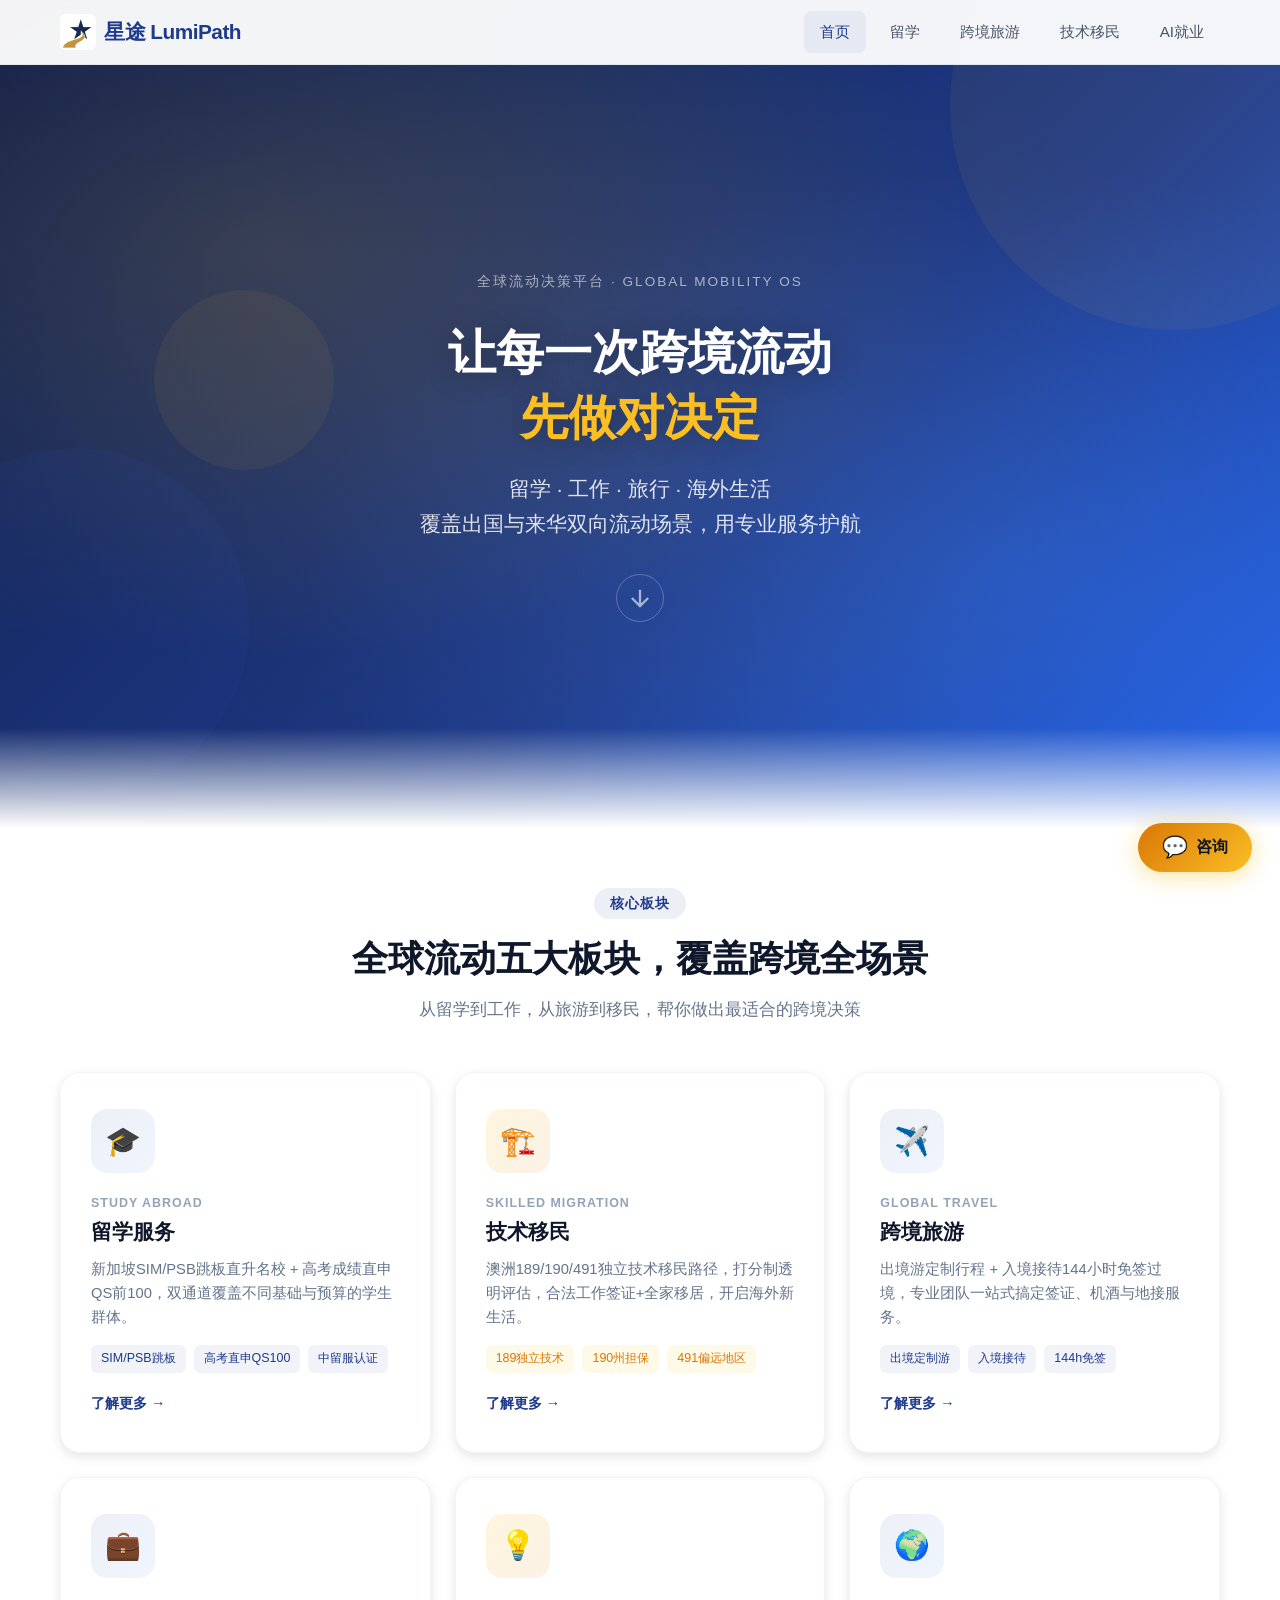
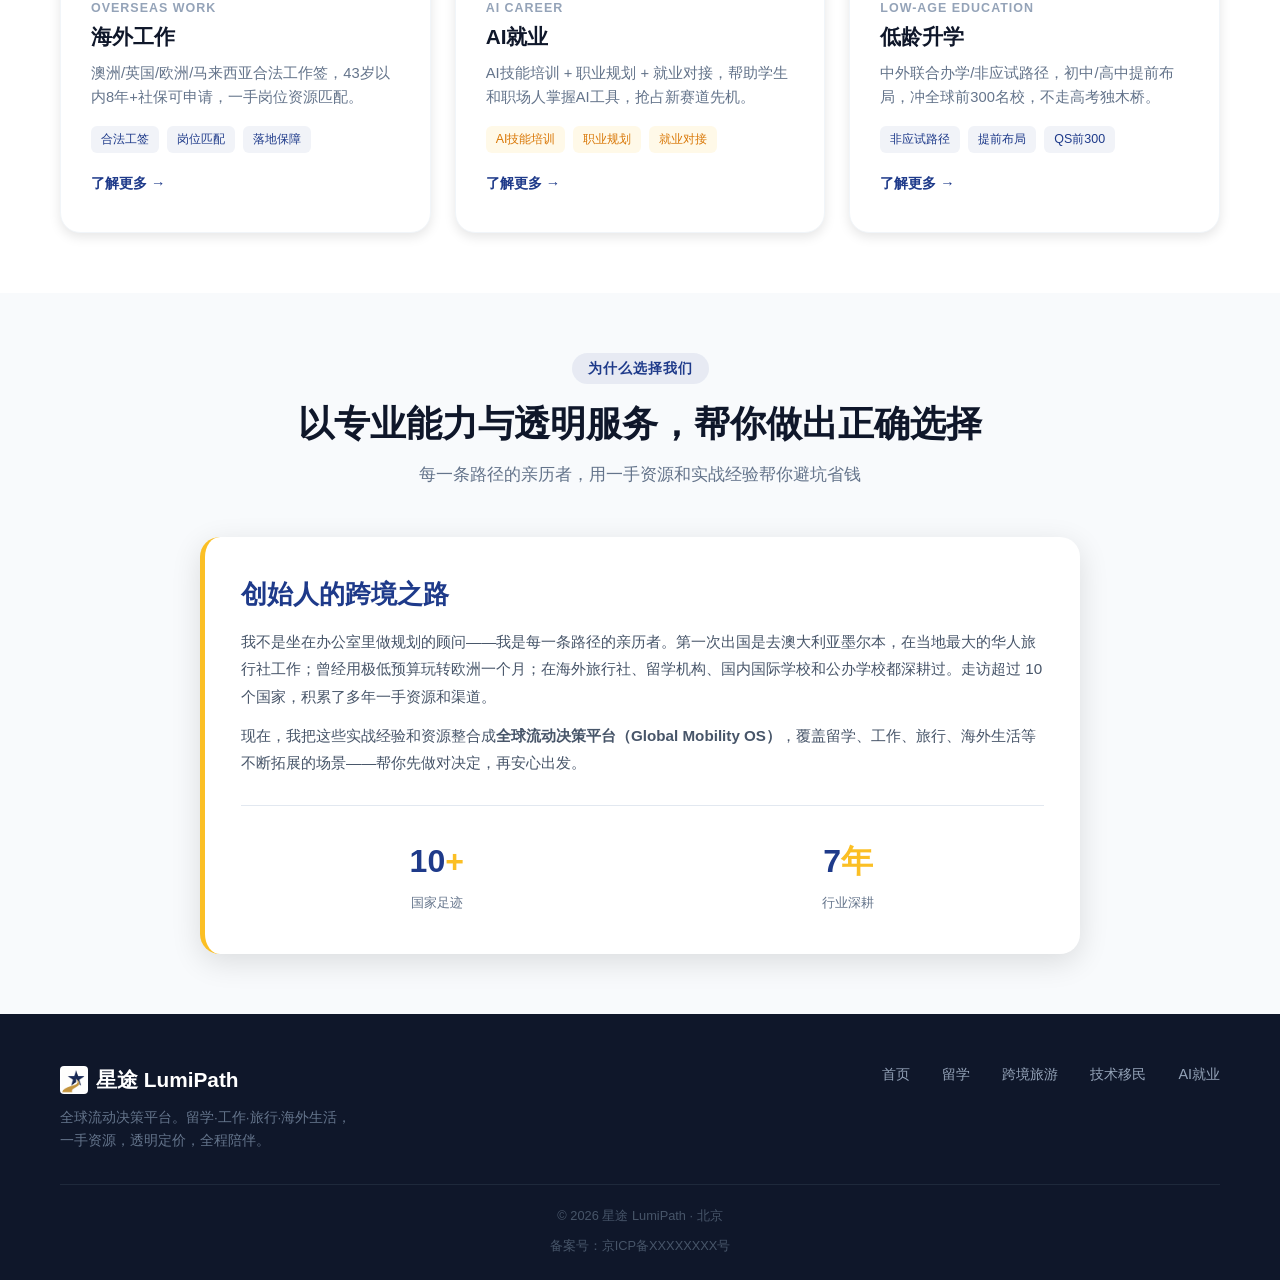
<file: index.html>
<!-- v25 study-topics-fix -->
<!DOCTYPE html>
<!-- CDN cache bust: 2026-08-03 00:25 -->
<html lang="zh-CN">
<head>
  <meta charset="UTF-8">
  <meta name="viewport" content="width=device-width, initial-scale=1.0, maximum-scale=5.0">
  <title>星途 LumiPath · 全球流动决策平台 | 留学 · 工作 · 旅行 · 海外生活</title>
  <meta name="description" content="星途 LumiPath，AI赋能的全球流动决策平台。覆盖留学、技术移民、跨境旅游、海外工作、AI就业五大板块，出国与来华双向流动。用专业服务护航。">
  <meta name="keywords" content="全球流动,跨境服务,留学,技术移民,跨境旅游,海外工作,AI就业,星途 LumiPath,Global Mobility">
  <meta property="og:title" content="星途 LumiPath · 全球流动决策平台">
  <meta property="og:description" content="留学·工作·旅行·海外生活，覆盖出国与来华双向流动场景。用专业服务护航。">
  <meta property="og:type" content="website">
  <link rel="canonical" href="https://lumipath.pages.dev/">
  <link rel="stylesheet" href="assets/css/style.css?v=20260805v19">
  <style>
    /* ===== 首页专属样式 ===== */
    .hero-global {
      position: relative;
      min-height: 92vh;
      display: flex;
      align-items: center;
      justify-content: center;
      text-align: center;
      overflow: hidden;
      background: linear-gradient(135deg, #0a1a4a 0%, #152a63 30%, #1e3a8a 60%, #2563eb 100%);
      color: var(--white);
      padding-top: 64px;
    }
    .hero-global::before {
      content: '';
      position: absolute; inset: 0;
      background: radial-gradient(ellipse at 20% 30%, rgba(251,191,36,.15) 0%, transparent 50%),
                  radial-gradient(ellipse at 80% 70%, rgba(59,130,246,.25) 0%, transparent 50%),
                  radial-gradient(ellipse at 50% 50%, rgba(251,191,36,.05) 0%, transparent 70%);
    }
    .hero-global::after {
      content: '';
      position: absolute; bottom: 0; left: 0; right: 0; height: 100px;
      background: linear-gradient(to top, var(--white), transparent);
      pointer-events: none;
    }
    .hero-global .hero-decoration { position: absolute; border-radius: 50%; opacity: .06; }
    .hero-global .hero-decoration.d1 { width: 450px; height: 450px; background: var(--gold); top: -120px; right: -120px; animation: float 8s ease-in-out infinite; }
    .hero-global .hero-decoration.d2 { width: 350px; height: 350px; background: var(--primary-light); bottom: 30px; left: -100px; animation: float 10s ease-in-out infinite reverse; }
    .hero-global .hero-decoration.d3 { width: 180px; height: 180px; background: var(--gold); top: 35%; left: 12%; animation: float 6s ease-in-out infinite; }
    .hero-global .hero-content { position: relative; z-index: 2; max-width: 860px; padding: 0 20px; }
    .hero-global h1 { color: var(--white); margin-bottom: 20px; text-shadow: 0 2px 30px rgba(0,0,0,.3); }
    .hero-global h1 .gold { color: var(--gold); }
    .hero-global .hero-subtitle { font-size: clamp(1rem, 2.5vw, 1.3rem); color: rgba(255,255,255,.85); margin-bottom: 32px; line-height: 1.7; }
    .hero-global .hero-badges { display: flex; gap: 12px; justify-content: center; flex-wrap: wrap; margin-bottom: 36px; }
    .hero-global .hero-badge { display: inline-flex; align-items: center; gap: 6px; padding: 8px 20px; background: rgba(255,255,255,.1); border: 1px solid rgba(255,255,255,.2); border-radius: 50px; font-size: .88rem; color: rgba(255,255,255,.95); backdrop-filter: blur(4px); }
    .hero-global .hero-badge .dot { width: 6px; height: 6px; border-radius: 50%; background: var(--gold); }
    .hero-global .hero-tagline { color: rgba(255,255,255,.6); font-size: .85rem; margin-bottom: 28px; letter-spacing: 2px; }

    /* 核心板块卡片 */
    .module-card {
      background: var(--white);
      border-radius: var(--radius-lg);
      padding: 36px 30px;
      box-shadow: var(--shadow-md);
      transition: all var(--transition);
      border: 1px solid var(--gray-100);
      position: relative;
      overflow: hidden;
      text-decoration: none;
      display: block;
    }
    .module-card:hover { transform: translateY(-8px); box-shadow: var(--shadow-xl); border-color: var(--primary); }
    .module-card::before {
      content: '';
      position: absolute; top: 0; left: 0; right: 0; height: 4px;
      background: linear-gradient(90deg, var(--primary), var(--primary-light));
      transform: scaleX(0); transform-origin: left; transition: transform .4s ease;
    }
    .module-card:hover::before { transform: scaleX(1); }
    .module-card.gold-accent::before { background: linear-gradient(90deg, var(--gold), var(--gold-dark)); }
    .module-card .module-icon { width: 64px; height: 64px; border-radius: 16px; display: flex; align-items: center; justify-content: center; font-size: 1.8rem; margin-bottom: 20px; background: linear-gradient(135deg, rgba(30,58,138,.08), rgba(59,130,246,.08)); }
    .module-card .module-icon.gold-bg { background: linear-gradient(135deg, rgba(251,191,36,.15), rgba(217,119,6,.1)); }
    .module-card .module-en { font-size: .78rem; color: var(--gray-400); font-weight: 600; letter-spacing: 1px; text-transform: uppercase; margin-bottom: 4px; }
    .module-card h3 { margin-bottom: 10px; font-size: 1.3rem; }
    .module-card .module-desc { color: var(--gray-500); font-size: .92rem; line-height: 1.65; margin-bottom: 16px; }
    .module-card .module-tags { display: flex; gap: 8px; flex-wrap: wrap; margin-bottom: 16px; }
    .module-card .module-tag { padding: 3px 10px; background: rgba(30,58,138,.06); color: var(--primary); border-radius: 6px; font-size: .78rem; font-weight: 500; }
    .module-card.gold-accent .module-tag { background: rgba(251,191,36,.1); color: var(--gold-dark); }
    .module-card .module-link { display: inline-flex; align-items: center; gap: 6px; font-weight: 600; font-size: .9rem; color: var(--primary); }
    .module-card:hover .module-link { gap: 10px; }

    /* 创始人故事 */
    .founder-section { background: linear-gradient(135deg, var(--gray-50) 0%, var(--white) 100%); }
    .founder-card { background: var(--white); border-radius: var(--radius-lg); padding: 40px 36px; box-shadow: var(--shadow-lg); border-left: 5px solid var(--gold); }
    .founder-card h3 { margin-bottom: 16px; color: var(--primary); }
    .founder-card p { color: var(--gray-600); line-height: 1.8; margin-bottom: 12px; font-size: .95rem; }
    .founder-stats { display: grid; grid-template-columns: repeat(auto-fit, minmax(120px, 1fr)); gap: 20px; margin-top: 28px; padding-top: 28px; border-top: 1px solid var(--gray-200); }
    .founder-stat { text-align: center; }
    .founder-stat .num { font-size: 2rem; font-weight: 900; color: var(--primary); }
    .founder-stat .num .suffix { color: var(--gold); }
    .founder-stat .label { font-size: .82rem; color: var(--gray-500); margin-top: 4px; }

    /* 优势卡片 */
    .advantage-card { text-align: center; }
    .advantage-card .card-icon { margin: 0 auto 20px !important; }

    /* CTA 区域 */
    .cta-section {
      background: linear-gradient(135deg, var(--primary) 0%, var(--primary-dark) 100%);
      border-radius: var(--radius-lg);
      padding: 60px 40px;
      text-align: center;
      color: var(--white);
      position: relative;
      overflow: hidden;
    }
    .cta-section::before {
      content: '';
      position: absolute; inset: 0;
      background: radial-gradient(ellipse at 30% 50%, rgba(251,191,36,.1) 0%, transparent 60%);
    }
    .cta-section h2 { color: var(--white); margin-bottom: 16px; position: relative; z-index: 1; }
    .cta-section p { color: rgba(255,255,255,.8); font-size: 1.05rem; margin-bottom: 28px; position: relative; z-index: 1; }

    /* fade-in-up */
    .fade-in-up { opacity: 0; transform: translateY(20px); transition: opacity .6s ease, transform .6s ease; }
    .fade-in-up.visible { opacity: 1; transform: translateY(0); }
    .delay-1 { transition-delay: .1s; }
    .delay-2 { transition-delay: .2s; }
    .delay-3 { transition-delay: .3s; }
  </style>
</head>
<body>

  <!-- ===== Navbar ===== -->
  <nav class="navbar">
    <div class="navbar-inner">
      <a href="index.html" class="navbar-brand">
        <img src="assets/images/logo.png" alt="星途 LumiPath" class="logo-img">
        <span>星途 LumiPath</span>
      </a>
      <div class="navbar-menu">
        <a href="index.html" class="active">首页</a>
        <a href="study/index.html">留学</a>
        <a href="travel/index.html">跨境旅游</a>
        <a href="workvisa/index.html">技术移民</a>
        <a href="consult/index.html">AI就业</a>
      </div>
      <button class="navbar-toggle" aria-label="菜单">
        <span></span><span></span><span></span>
      </button>
    </div>
  </nav>

  <!-- ===== Hero · 全球流动决策平台 ===== -->
  <section class="hero-global" id="hero">
    <div class="hero-decoration d1"></div>
    <div class="hero-decoration d2"></div>
    <div class="hero-decoration d3"></div>
    <div class="hero-content">
      <p class="hero-tagline">全球流动决策平台 · GLOBAL MOBILITY OS</p>
      <h1>让每一次跨境流动<br><span class="gold">先做对决定</span></h1>
      <p class="hero-subtitle">留学 · 工作 · 旅行 · 海外生活<br>覆盖出国与来华双向流动场景，用专业服务护航</p>
      <a href="#modules" class="hero-scroll-arrow" aria-label="向下浏览">
        <svg width="28" height="28" viewBox="0 0 24 24" fill="none" stroke="currentColor" stroke-width="2"><path d="M12 5v14M19 12l-7 7-7-7"/></svg>
      </a>
    </div>
  </section>

  <!-- ===== 五大核心板块 ===== -->
  <section class="section" id="modules">
    <div class="container">
      <div class="section-title fade-in-up">
        <span class="tag">核心板块</span>
        <h2>全球流动五大板块，覆盖跨境全场景</h2>
        <p class="subtitle">从留学到工作，从旅游到移民，帮你做出最适合的跨境决策</p>
      </div>
      <div class="cards-grid cols-3">
        <a href="study/index.html" class="module-card fade-in-up">
          <div class="module-icon">🎓</div>
          <div class="module-en">Study Abroad</div>
          <h3>留学服务</h3>
          <p class="module-desc">新加坡SIM/PSB跳板直升名校 + 高考成绩直申QS前100，双通道覆盖不同基础与预算的学生群体。</p>
          <div class="module-tags">
            <span class="module-tag">SIM/PSB跳板</span>
            <span class="module-tag">高考直申QS100</span>
            <span class="module-tag">中留服认证</span>
          </div>
          <span class="module-link">了解更多 →</span>
        </a>
        <a href="workvisa/index.html" class="module-card gold-accent fade-in-up delay-1">
          <div class="module-icon gold-bg">🏗️</div>
          <div class="module-en">Skilled Migration</div>
          <h3>技术移民</h3>
          <p class="module-desc">澳洲189/190/491独立技术移民路径，打分制透明评估，合法工作签证+全家移居，开启海外新生活。</p>
          <div class="module-tags">
            <span class="module-tag">189独立技术</span>
            <span class="module-tag">190州担保</span>
            <span class="module-tag">491偏远地区</span>
          </div>
          <span class="module-link">了解更多 →</span>
        </a>
        <a href="travel/index.html" class="module-card fade-in-up delay-2">
          <div class="module-icon">✈️</div>
          <div class="module-en">Global Travel</div>
          <h3>跨境旅游</h3>
          <p class="module-desc">出境游定制行程 + 入境接待144小时免签过境，专业团队一站式搞定签证、机酒与地接服务。</p>
          <div class="module-tags">
            <span class="module-tag">出境定制游</span>
            <span class="module-tag">入境接待</span>
            <span class="module-tag">144h免签</span>
          </div>
          <span class="module-link">了解更多 →</span>
        </a>
        <a href="workvisa/index.html" class="module-card fade-in-up delay-1">
          <div class="module-icon">💼</div>
          <div class="module-en">Overseas Work</div>
          <h3>海外工作</h3>
          <p class="module-desc">澳洲/英国/欧洲/马来西亚合法工作签，43岁以内8年+社保可申请，一手岗位资源匹配。</p>
          <div class="module-tags">
            <span class="module-tag">合法工签</span>
            <span class="module-tag">岗位匹配</span>
            <span class="module-tag">落地保障</span>
          </div>
          <span class="module-link">了解更多 →</span>
        </a>
        <a href="consult/index.html" class="module-card gold-accent fade-in-up delay-2">
          <div class="module-icon gold-bg">💡</div>
          <div class="module-en">AI Career</div>
          <h3>AI就业</h3>
          <p class="module-desc">AI技能培训 + 职业规划 + 就业对接，帮助学生和职场人掌握AI工具，抢占新赛道先机。</p>
          <div class="module-tags">
            <span class="module-tag">AI技能培训</span>
            <span class="module-tag">职业规划</span>
            <span class="module-tag">就业对接</span>
          </div>
          <span class="module-link">了解更多 →</span>
        </a>
        <a href="study/index.html" class="module-card fade-in-up delay-3">
          <div class="module-icon">🌍</div>
          <div class="module-en">Low-Age Education</div>
          <h3>低龄升学</h3>
          <p class="module-desc">中外联合办学/非应试路径，初中/高中提前布局，冲全球前300名校，不走高考独木桥。</p>
          <div class="module-tags">
            <span class="module-tag">非应试路径</span>
            <span class="module-tag">提前布局</span>
            <span class="module-tag">QS前300</span>
          </div>
          <span class="module-link">了解更多 →</span>
        </a>
      </div>
    </div>
  </section>

  <!-- ===== 为什么选择我们 ===== -->
  <section class="section bg-light" id="why-us">
    <div class="container">
      <div class="section-title fade-in-up">
        <span class="tag">为什么选择我们</span>
        <h2>以专业能力与透明服务，帮你做出正确选择</h2>
        <p class="subtitle">每一条路径的亲历者，用一手资源和实战经验帮你避坑省钱</p>
      </div>
      <div class="founder-card fade-in-up" style="max-width:880px;margin:0 auto">
        <h3>创始人的跨境之路</h3>
        <p>我不是坐在办公室里做规划的顾问——我是每一条路径的亲历者。第一次出国是去澳大利亚墨尔本，在当地最大的华人旅行社工作；曾经用极低预算玩转欧洲一个月；在海外旅行社、留学机构、国内国际学校和公办学校都深耕过。走访超过 10 个国家，积累了多年一手资源和渠道。</p>
        <p>现在，我把这些实战经验和资源整合成<strong>全球流动决策平台（Global Mobility OS）</strong>，覆盖留学、工作、旅行、海外生活等不断拓展的场景——帮你先做对决定，再安心出发。</p>
        <div class="founder-stats">
          <div class="founder-stat">
            <div class="num">10<span class="suffix">+</span></div>
            <div class="label">国家足迹</div>
          </div>
          <div class="founder-stat">
            <div class="num">7<span class="suffix">年</span></div>
            <div class="label">行业深耕</div>
          </div>
        </div>
      </div>
    </div>
  </section>


  <!-- ===== 数据展示（已删除可疑数字） ===== -->

  <!-- ===== 透明定价 ===== -->
  <!-- ===== Footer ===== -->
  <footer class="footer">
    <div class="container">
      <div class="footer-content">
        <div class="footer-brand">
          <div class="footer-logo"><img src="assets/images/logo.png" alt="星途 LumiPath" class="footer-logo-img"> 星途 LumiPath</div>
          <p>全球流动决策平台。留学·工作·旅行·海外生活，一手资源，透明定价，全程陪伴。</p>
        </div>
        <div class="footer-links">
          <a href="index.html">首页</a>
          <a href="study/index.html">留学</a>
          <a href="travel/index.html">跨境旅游</a>
          <a href="workvisa/index.html">技术移民</a>
          <a href="consult/index.html">AI就业</a>
        </div>
      </div>
      <div class="footer-bottom">
        <p>© 2026 星途 LumiPath · 北京</p>
        <p class="icp">备案号：京ICP备XXXXXXXX号</p>
      </div>
    </div>
  </footer>


  <!-- ===== Payment Modal ===== -->
  <div class="overlay" id="payment-modal">
    <div class="modal">
      <button class="modal-close" aria-label="关闭">✕</button>
      <h3>扫码付款</h3>
      <p class="modal-desc">支持支付宝扫码支付</p>
      <img src="assets/images/payment-qr.png" alt="收款二维码" class="qr-img">
      <p class="qr-tip">电脑端：打开支付宝扫码付款<br>手机端：长按识别二维码付款</p>
    </div>
  </div>

  <script src="assets/js/main.js?v=20260805v19"></script>
<!-- CDN cache refresh 2026-08-03 00:30 -->
<!-- 8/3 12:50 redeploy -->
<!-- 8/3 12:55 hero 4 buttons -->
<!-- 8/3 13:20 pricing no btn -->
<!-- 8/3 13:25 hero internal -->
<!-- 8/3 13:35 hero cards v6 -->
<!-- 8/3 13:42 hero 3 decision -->
  <!-- ===== Floating Consult Button ===== -->
  <button class="float-consult" data-action="consult" title="在线咨询">
    <span class="float-consult-icon">💬</span>
    <span>咨询</span>
  </button>
  <script src="assets/js/agent-routing.js?v=20260805v19"></script>
  <script src="assets/js/chat-widget.js?v=20260805v19"></script>
<!-- 8/3 13:45 hero empty + del pricing + restore float -->
<!-- 8/3 13:48 hero hint -->
<!-- 8/3 14:12 hero hint text -->
</body>
</html>
</file>
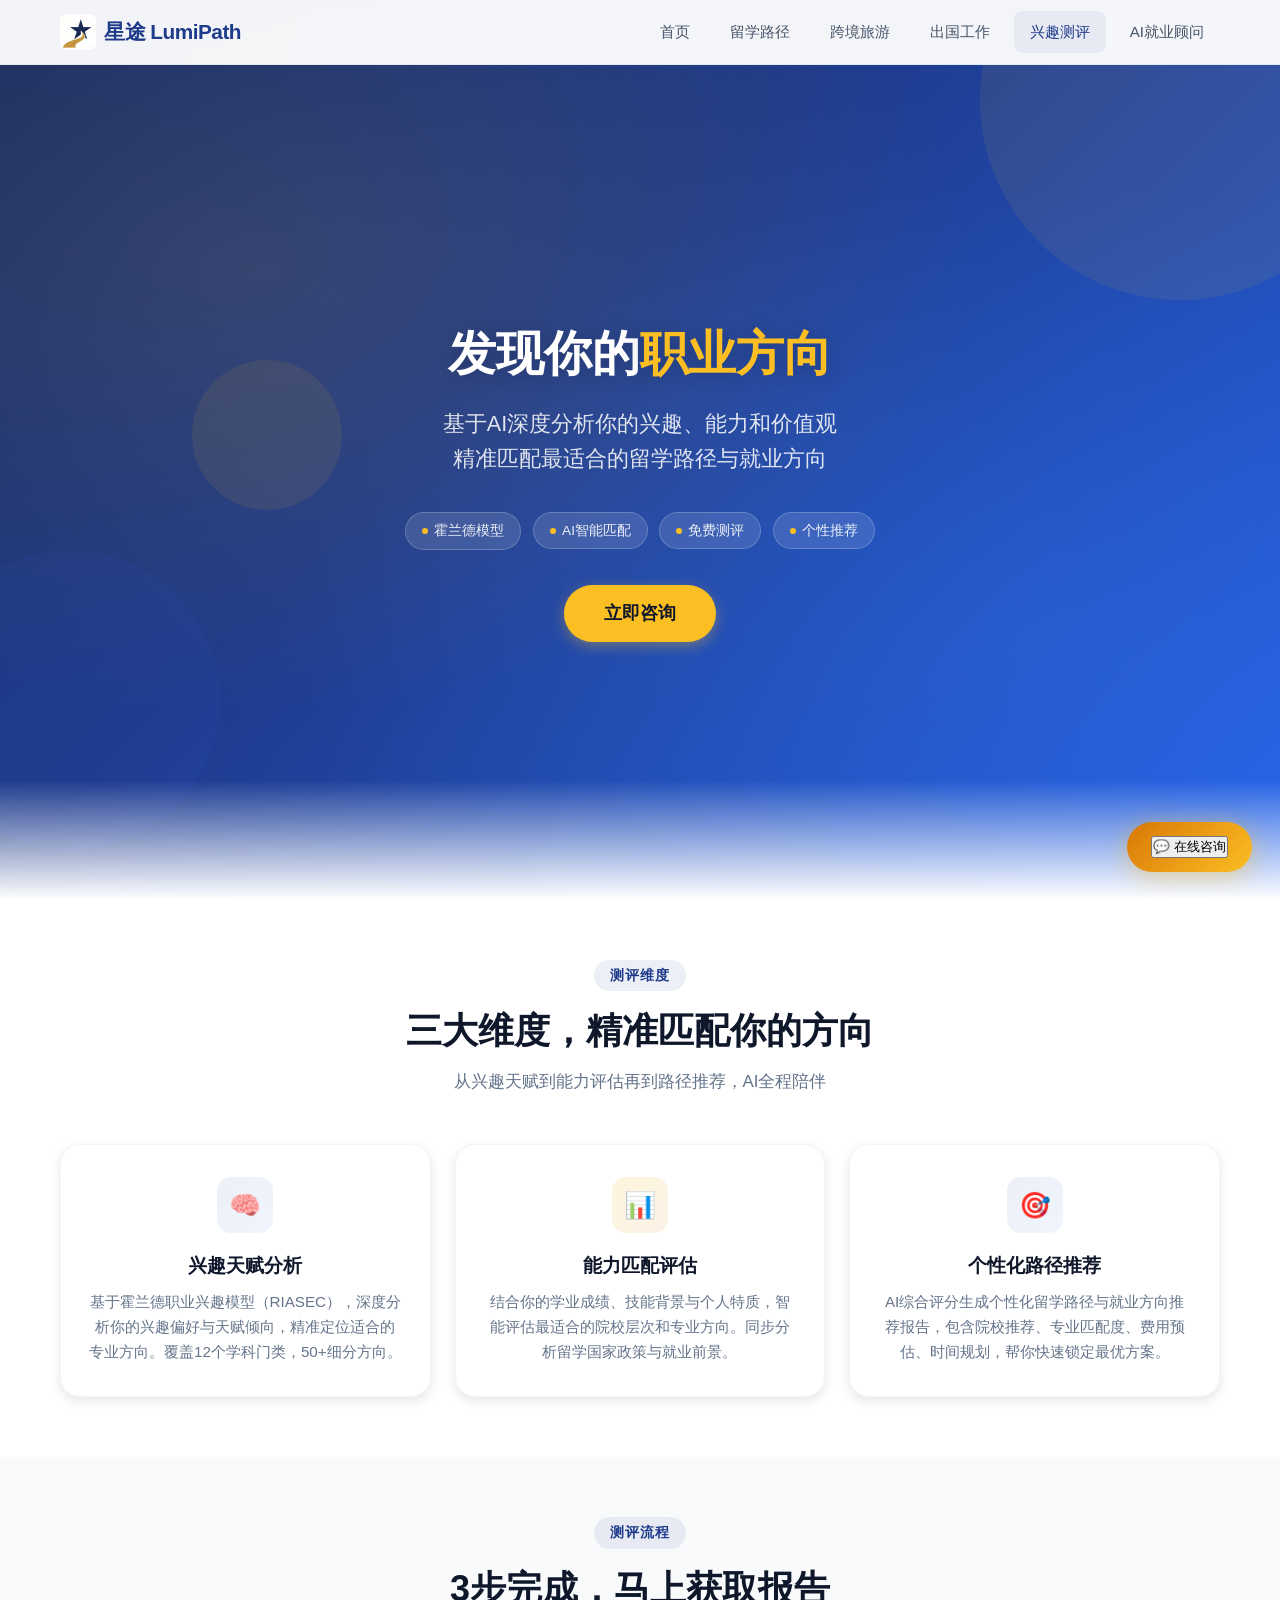
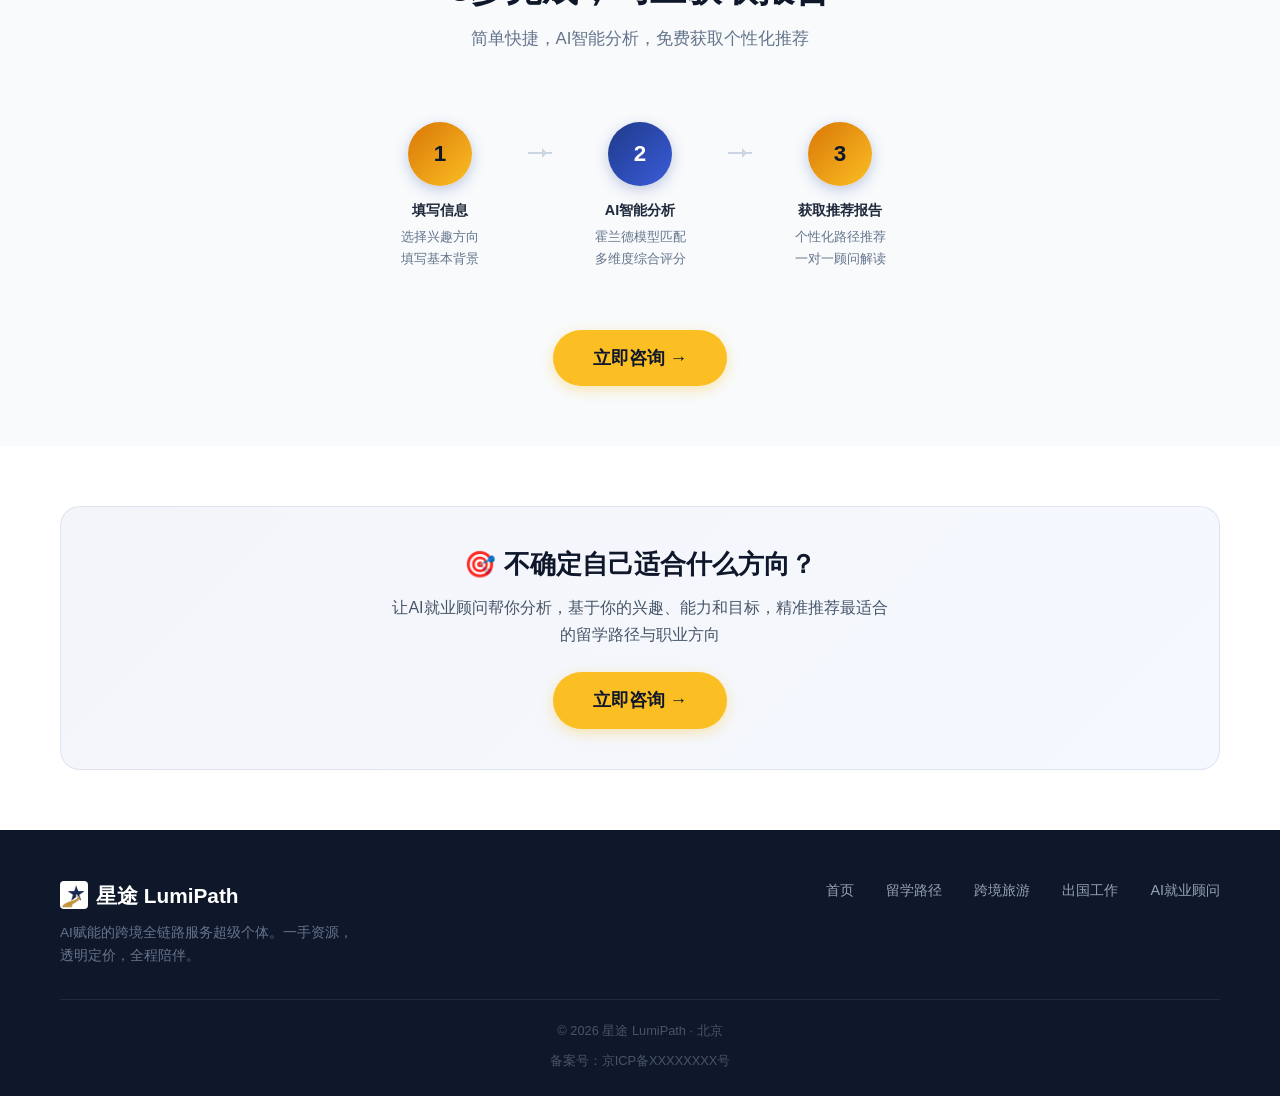
<file: assess/index.html>
<!DOCTYPE html>
<html lang="zh-CN">
<head>
  <meta charset="UTF-8">
  <meta name="viewport" content="width=device-width, initial-scale=1.0, maximum-scale=5.0">
  <title>兴趣测评 | 发现你的职业方向 — 星途 LumiPath</title>
  <meta name="description" content="免费AI兴趣测评，基于霍兰德模型深度分析，从技能就业到个性化规划。新加坡PSB跳板进QS前300名校，比直申省50%+。中留服认证，考公考编全认可。AI赋能，服务费比传统中介低50%+。">
  <meta name="keywords" content="留学申请,新加坡留学,PSB Academy,弯道超车,低龄留学,名校直申,奖学金,中留服认证,星途 LumiPath">
  <meta property="og:title" content="你的留学路，不止一条">
  <meta property="og:description" content="从低分弯道超车到名校直申奖学金——找到最适合你的那条路">
  <link rel="canonical" href="https://overseas-consultant.github.io/Yingxi/assess/">
  <link rel="stylesheet" href="../assets/css/style.css?v=20260805v19">
</head>
<body>

  <!-- ===== Navbar ===== -->
  <nav class="navbar">
    <div class="navbar-inner">
      <a href="../index.html" class="navbar-brand">
        <img src="../assets/images/logo.png" alt="星途 LumiPath" class="logo-img">
        <span>星途 LumiPath</span>
      </a>
      <div class="navbar-menu">
        <a href="../index.html">首页</a>
        <a href="../study/">留学路径</a>
        <a href="../travel/">跨境旅游</a>
        <a href="../workvisa/">出国工作</a>
        <a href="../assess/" class="active">兴趣测评</a>
        <a href="../consult/">AI就业顾问</a>
      </div>
      <button class="navbar-toggle" aria-label="菜单">
        <span></span><span></span><span></span>
      </button>
    </div>
  </nav>

  <!-- ===== Hero ===== -->
  <section class="hero">
    <div class="hero-decoration d1"></div>
    <div class="hero-decoration d2"></div>
    <div class="hero-decoration d3"></div>
    <div class="hero-content">
      <h1>发现你的<span class="gold">职业方向</span></h1>
      <p class="hero-subtitle">基于AI深度分析你的兴趣、能力和价值观<br>精准匹配最适合的留学路径与就业方向</p>
      <div class="hero-badges">
        <span class="hero-badge"><span class="dot"></span> 霍兰德模型</span>
        <span class="hero-badge"><span class="dot"></span> AI智能匹配</span>
        <span class="hero-badge"><span class="dot"></span> 免费测评</span>
        <span class="hero-badge"><span class="dot"></span> 个性推荐</span>
      </div>
      <div class="btn-group">
        <button class="btn btn-primary btn-lg" data-action="consult">立即咨询</button>
      </div>
    </div>
  </section>



  <!-- ===== 兴趣测评三大维度 ===== -->
  <section class="section" id="dimensions">
    <div class="container">
      <div class="section-title fade-in-up">
        <span class="tag">测评维度</span>
        <h2>三大维度，精准匹配你的方向</h2>
        <p class="subtitle">从兴趣天赋到能力评估再到路径推荐，AI全程陪伴</p>
      </div>
      <div class="cards-grid cols-3">
        <div class="card fade-in-up text-center">
          <div class="card-icon" style="margin:0 auto 20px">🧠</div>
          <h3>兴趣天赋分析</h3>
          <p>基于霍兰德职业兴趣模型（RIASEC），深度分析你的兴趣偏好与天赋倾向，精准定位适合的专业方向。覆盖12个学科门类，50+细分方向。</p>
        </div>
        <div class="card fade-in-up delay-1 text-center">
          <div class="card-icon gold" style="margin:0 auto 20px">📊</div>
          <h3>能力匹配评估</h3>
          <p>结合你的学业成绩、技能背景与个人特质，智能评估最适合的院校层次和专业方向。同步分析留学国家政策与就业前景。</p>
        </div>
        <div class="card fade-in-up delay-2 text-center">
          <div class="card-icon" style="margin:0 auto 20px">🎯</div>
          <h3>个性化路径推荐</h3>
          <p>AI综合评分生成个性化留学路径与就业方向推荐报告，包含院校推荐、专业匹配度、费用预估、时间规划，帮你快速锁定最优方案。</p>
        </div>
      </div>
    </div>
  </section>

  <!-- ===== 测评流程 ===== -->
  <section class="section bg-light" id="process">
    <div class="container">
      <div class="section-title fade-in-up">
        <span class="tag">测评流程</span>
        <h2>3步完成，马上获取报告</h2>
        <p class="subtitle">简单快捷，AI智能分析，免费获取个性化推荐</p>
      </div>
      <div class="path-flow fade-in-up">
        <div class="path-step">
          <div class="path-circle">1</div>
          <div class="path-title">填写信息</div>
          <div class="path-desc">选择兴趣方向<br>填写基本背景</div>
          <div class="path-arrow"></div>
        </div>
        <div class="path-step">
          <div class="path-circle">2</div>
          <div class="path-title">AI智能分析</div>
          <div class="path-desc">霍兰德模型匹配<br>多维度综合评分</div>
          <div class="path-arrow"></div>
        </div>
        <div class="path-step">
          <div class="path-circle">3</div>
          <div class="path-title">获取推荐报告</div>
          <div class="path-desc">个性化路径推荐<br>一对一顾问解读</div>
        </div>
      </div>
      <div class="text-center fade-in-up" style="margin-top:40px">
        <button class="btn btn-primary btn-lg" data-action="consult">立即咨询 →</button>
      </div>
    </div>
  </section>

  <!-- ===== CTA ===== -->
  <section class="section" id="cta">
    <div class="container">
      <div class="highlight-box fade-in-up" style="text-align:center;padding:40px">
        <h3 style="text-align:center;margin-bottom:12px">🎯 不确定自己适合什么方向？</h3>
        <p style="text-align:center;color:var(--gray-600);margin-bottom:24px;max-width:500px;margin-left:auto;margin-right:auto">让AI就业顾问帮你分析，基于你的兴趣、能力和目标，精准推荐最适合的留学路径与职业方向</p>
        <button class="btn btn-primary btn-lg" data-action="consult">立即咨询 →</button>
      </div>
    </div>
  </section>

<!-- ===== Footer ===== -->
  <footer class="footer">
    <div class="container">
      <div class="footer-content">
        <div class="footer-brand">
          <div class="footer-logo"><img src="../assets/images/logo.png" alt="星途 LumiPath" class="footer-logo-img"> 星途 LumiPath</div>
          <p>AI赋能的跨境全链路服务超级个体。一手资源，透明定价，全程陪伴。</p>
        </div>
        <div class="footer-links">
          <a href="../index.html">首页</a>
          <a href="../study/">留学路径</a>
          <a href="../travel/">跨境旅游</a>
          <a href="../workvisa/">出国工作</a>
          <a href="javascript:void(0)" data-action="consult">AI就业顾问</a>
        </div>
      </div>
      <div class="footer-bottom">
        <p>© 2026 星途 LumiPath · 北京</p>
        <p class="icp">备案号：京ICP备XXXXXXXX号</p>
      </div>
    </div>
  </footer>

  <!-- ===== Floating Consult Button ===== -->
  <div class="float-consult">
    <button class="float-btn primary" data-action="consult" title="在线咨询">
      💬
      <span class="float-label">在线咨询</span>
    </button>
  </div>

  <!-- ===== Payment Modal ===== -->
  <div class="overlay" id="payment-modal">
    <div class="modal">
      <button class="modal-close" aria-label="关闭">✕</button>
      <h3>扫码付款</h3>
      <p class="modal-desc">支持支付宝扫码支付</p>
      <img src="../assets/images/payment-qr.png" alt="收款二维码" class="qr-img">
      <p class="qr-tip">电脑端：打开支付宝扫码付款<br>手机端：长按识别二维码付款</p>
    </div>
  </div>

  <script src="../assets/js/main.js?v=20260805v19"></script>
  <script src="../assets/js/agent-routing.js?v=20260805v19"></script>
  <script src="../assets/js/chat-widget.js?v=20260805v19"></script>
</body>
</html>
</file>
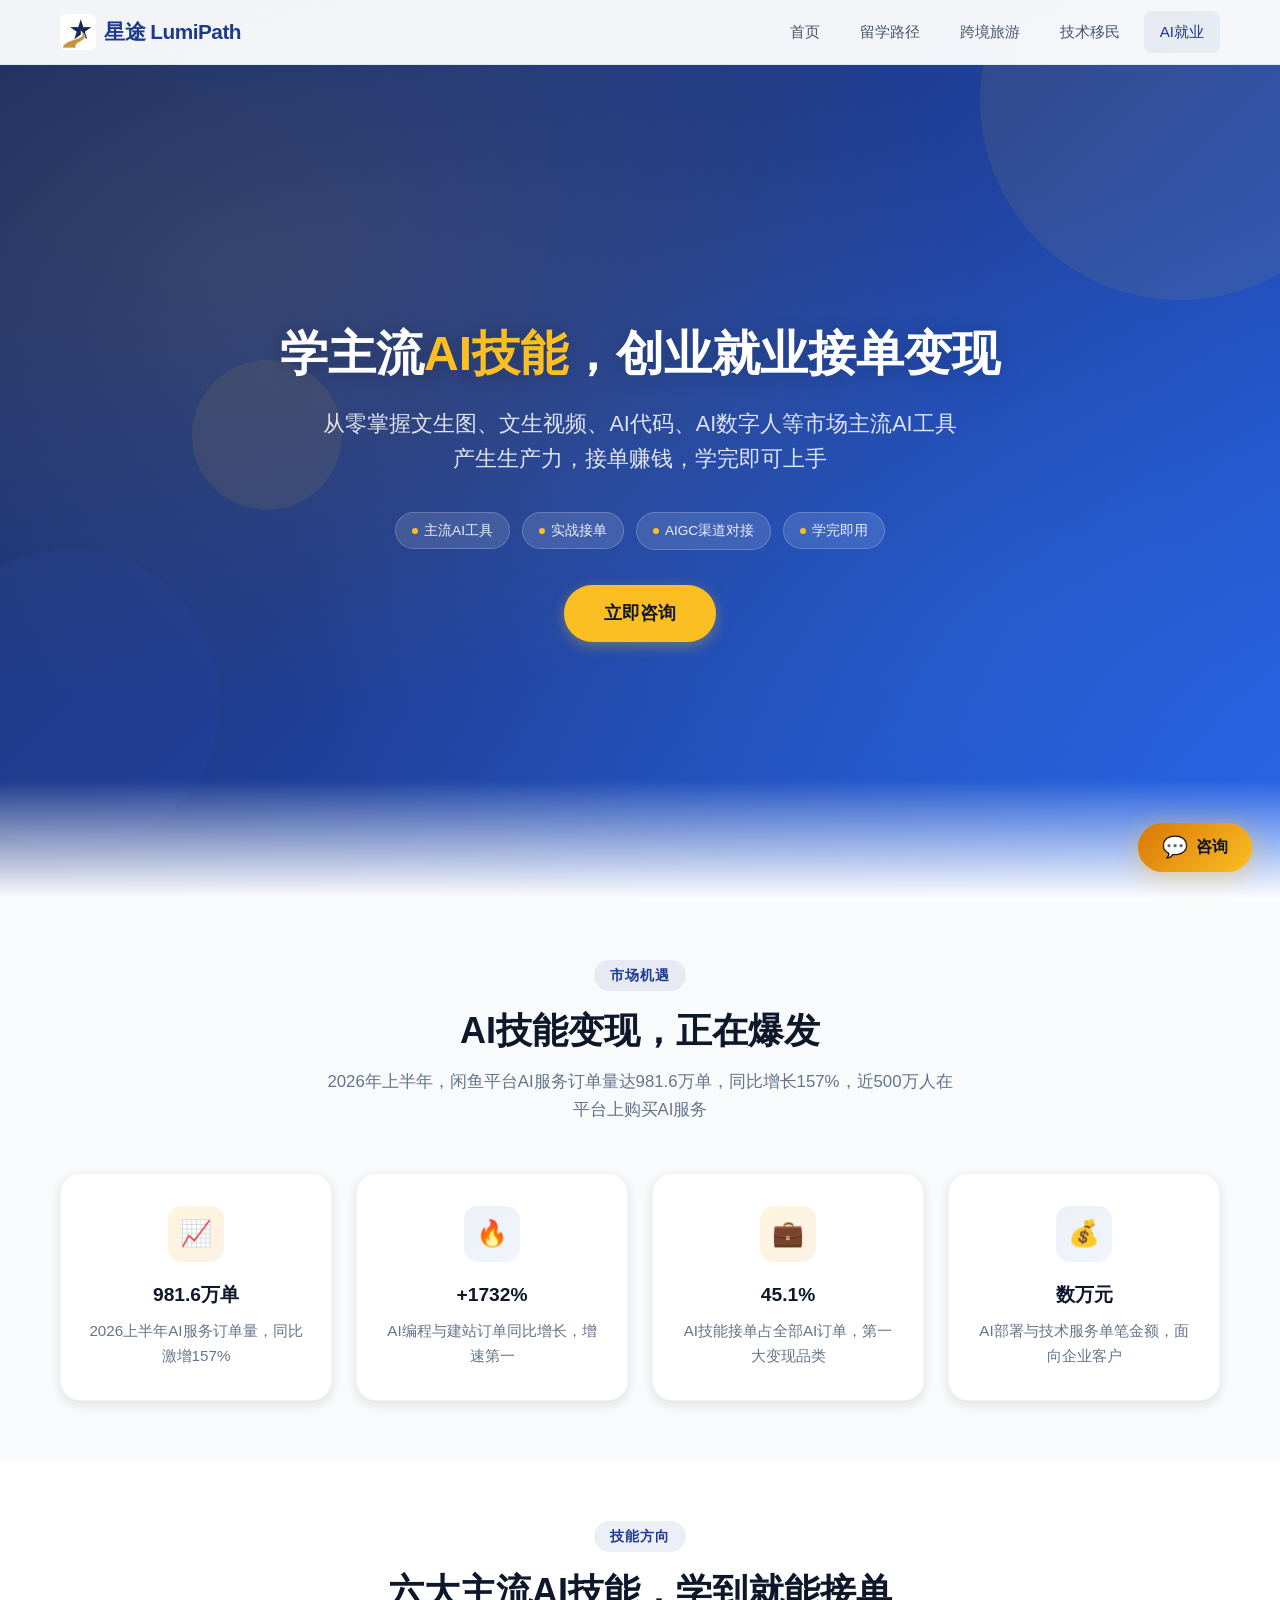
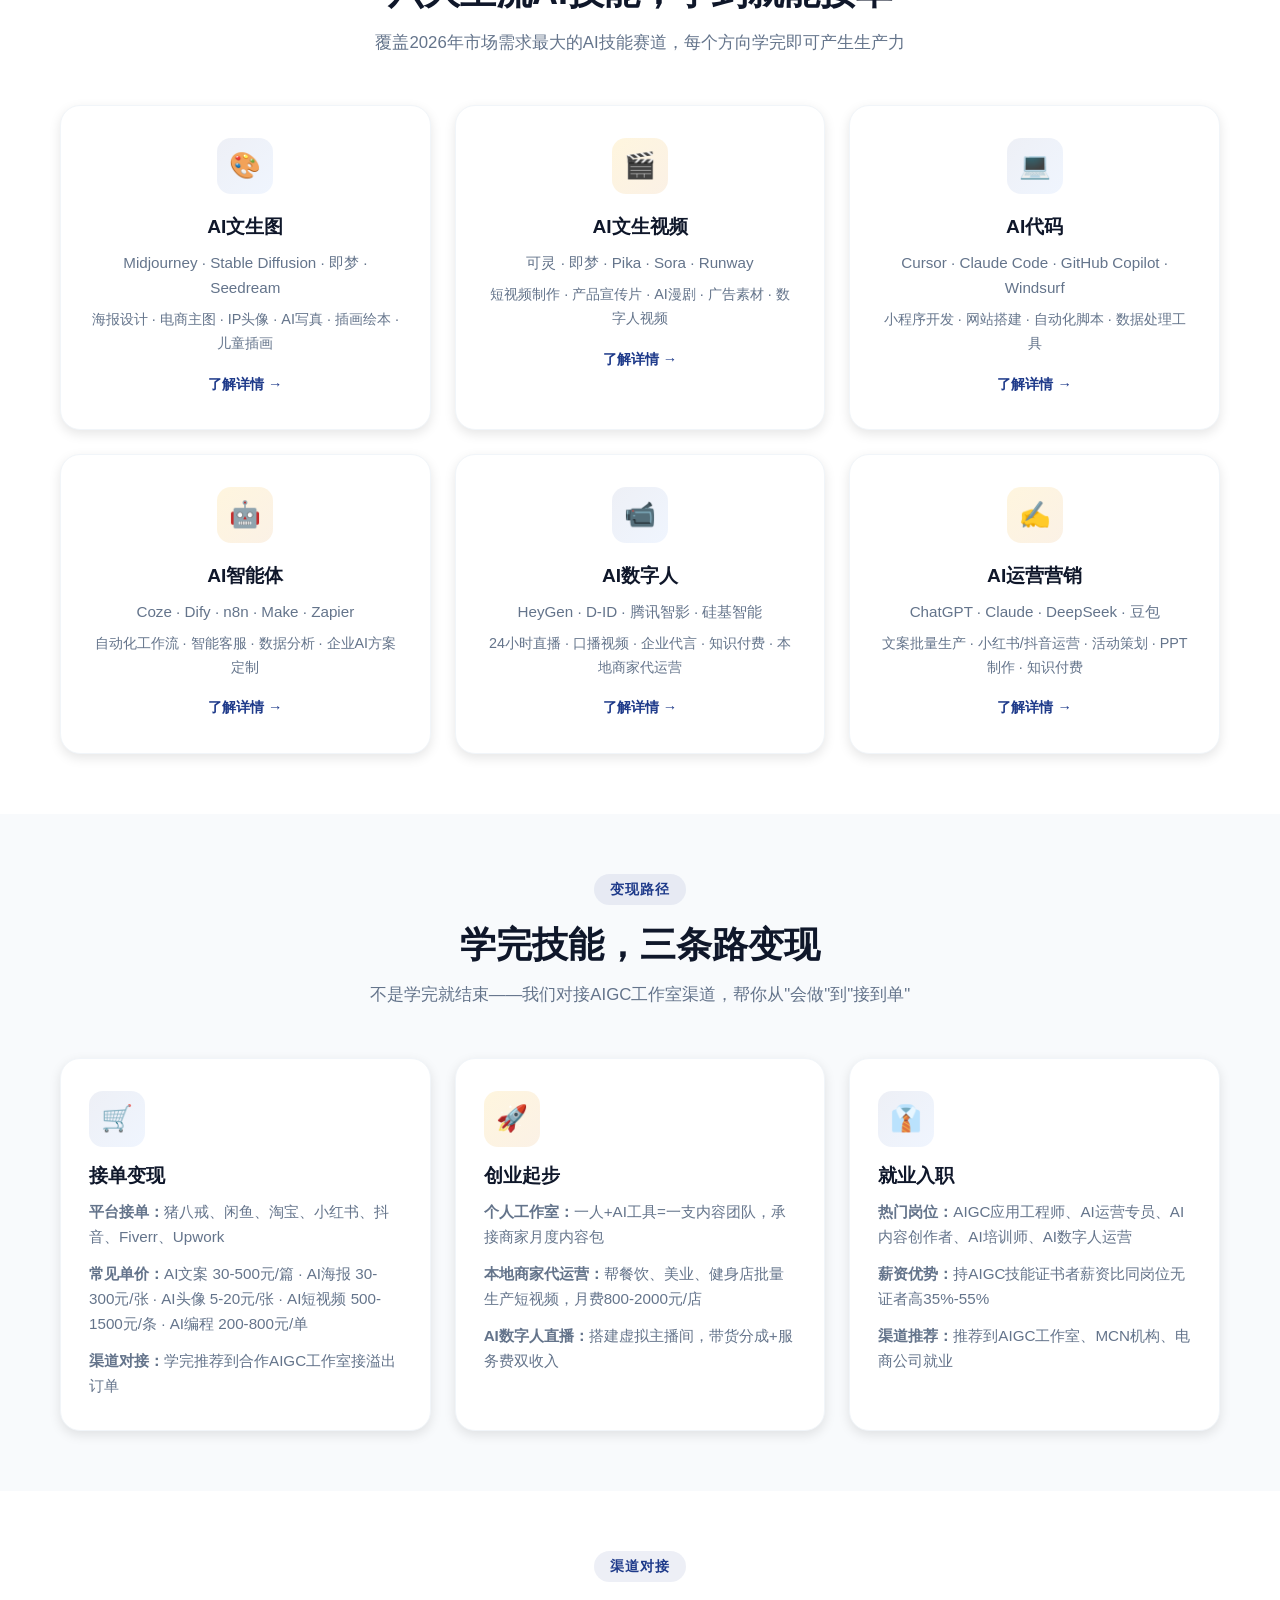
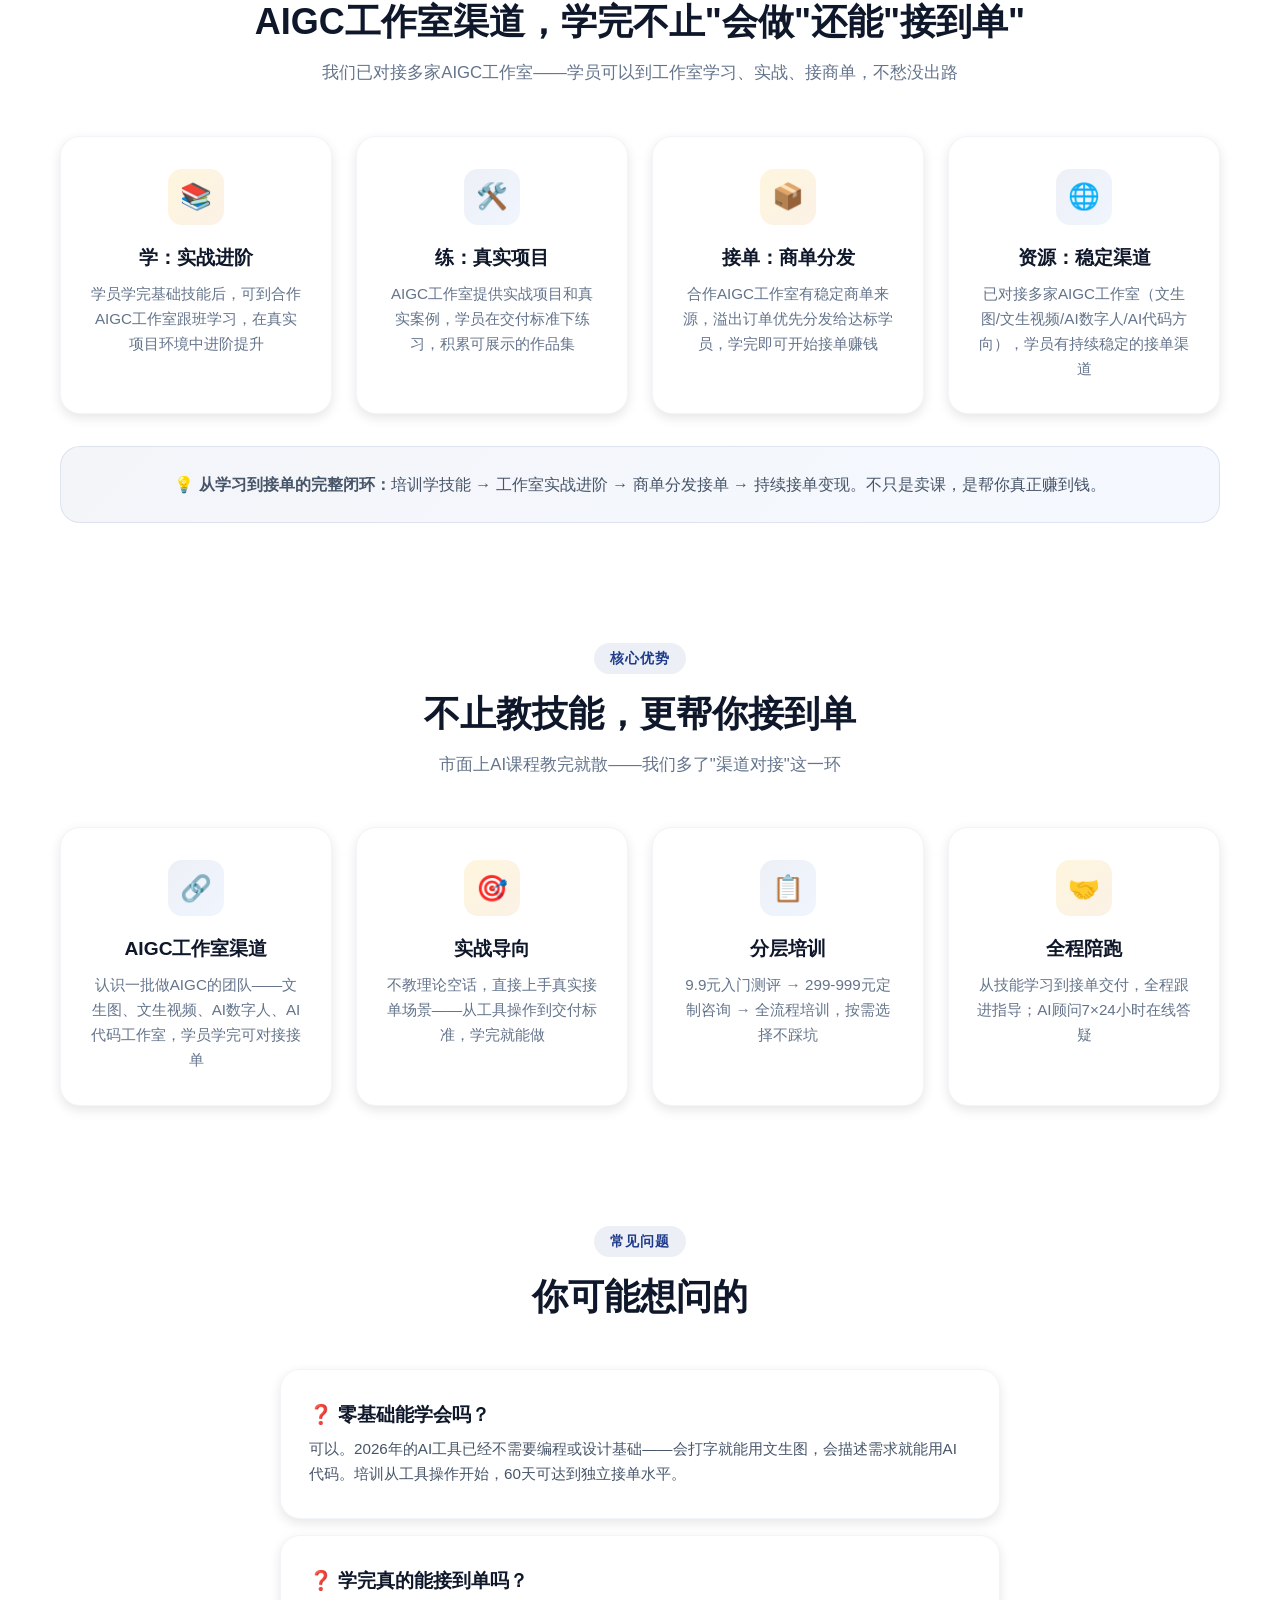
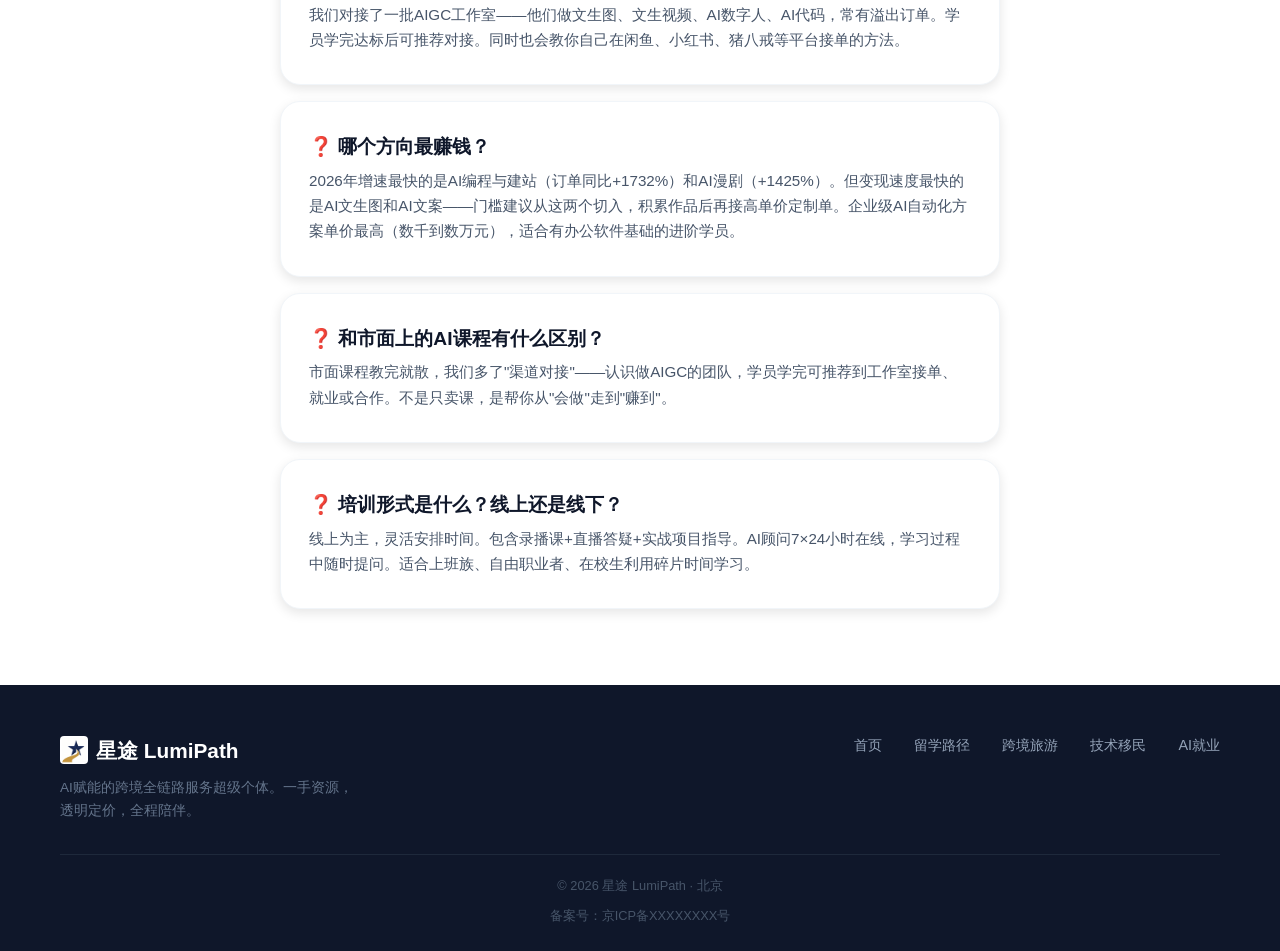
<file: consult/index.html>
<!DOCTYPE html>
<!-- CDN cache bust: 2026-08-03 00:25 -->
<html lang="zh-CN">
<head>
  <meta charset="UTF-8">
  <meta name="viewport" content="width=device-width, initial-scale=1.0, maximum-scale=5.0">
  <title>AI就业 | 学主流AI技能，创业就业接单变现 — 星途 LumiPath</title>
  <meta name="description" content="学主流AI技能实现创业、就业、接单变现。文生图、文生视频、AI代码、AI数字人、AI智能体、AI运营——掌握市场主流AI工具，产生生产力，接单赚钱。培训+AIGC工作室渠道对接，学完即可上手。">
  <meta name="keywords" content="AI培训,AI技能培训,AIGC创业,文生图,文生视频,AI代码,AI数字人,AI智能体,AI接单变现,星途 LumiPath">
  <meta property="og:title" content="学主流AI技能，创业就业接单变现">
  <meta property="og:description" content="掌握文生图、文生视频、AI代码、AI数字人等主流AI技能——产生生产力，接单赚钱">
  <link rel="canonical" href="https://lumipath.pages.dev/consult/">
  <link rel="stylesheet" href="../assets/css/style.css?v=20260805v19">
</head>
<body>

  <!-- ===== Navbar ===== -->
  <nav class="navbar">
    <div class="navbar-inner">
      <a href="../index.html" class="navbar-brand">
        <img src="../assets/images/logo.png" alt="星途 LumiPath" class="logo-img">
        <span>星途 LumiPath</span>
      </a>
      <div class="navbar-menu">
        <a href="../index.html">首页</a>
        <a href="../study/index.html">留学路径</a>
        <a href="../travel/index.html">跨境旅游</a>
        <a href="../workvisa/index.html">技术移民</a>
        <a href="index.html" class="active">AI就业</a>
      </div>
      <button class="navbar-toggle" aria-label="菜单">
        <span></span><span></span><span></span>
      </button>
    </div>
  </nav>

  <!-- ===== Hero ===== -->
  <section class="hero">
    <div class="hero-decoration d1"></div>
    <div class="hero-decoration d2"></div>
    <div class="hero-decoration d3"></div>
    <div class="hero-content">
      <h1>学主流<span class="gold">AI技能</span>，创业就业接单变现</h1>
      <p class="hero-subtitle">从零掌握文生图、文生视频、AI代码、AI数字人等市场主流AI工具<br>产生生产力，接单赚钱，学完即可上手</p>
      <div class="hero-badges">
        <span class="hero-badge"><span class="dot"></span> 主流AI工具</span>
        <span class="hero-badge"><span class="dot"></span> 实战接单</span>
        <span class="hero-badge"><span class="dot"></span> AIGC渠道对接</span>
        <span class="hero-badge"><span class="dot"></span> 学完即用</span>
      </div>
      <div class="btn-group">
        <button class="btn btn-primary btn-lg" data-action="consult">立即咨询</button>
      </div>
    </div>
  </section>

  <!-- ===== 市场数据 ===== -->
  <section class="section bg-light" id="market-data">
    <div class="container">
      <div class="section-title fade-in-up">
        <span class="tag">市场机遇</span>
        <h2>AI技能变现，正在爆发</h2>
        <p class="subtitle">2026年上半年，闲鱼平台AI服务订单量达981.6万单，同比增长157%，近500万人在平台上购买AI服务</p>
      </div>
      <div class="cards-grid cols-4">
        <div class="card fade-in-up text-center">
          <div class="card-icon gold" style="margin:0 auto 20px">📈</div>
          <h3>981.6万单</h3>
          <p>2026上半年AI服务订单量，同比激增157%</p>
        </div>
        <div class="card fade-in-up delay-1 text-center">
          <div class="card-icon" style="margin:0 auto 20px">🔥</div>
          <h3>+1732%</h3>
          <p>AI编程与建站订单同比增长，增速第一</p>
        </div>
        <div class="card fade-in-up delay-2 text-center">
          <div class="card-icon gold" style="margin:0 auto 20px">💼</div>
          <h3>45.1%</h3>
          <p>AI技能接单占全部AI订单，第一大变现品类</p>
        </div>
        <div class="card fade-in-up delay-3 text-center">
          <div class="card-icon" style="margin:0 auto 20px">💰</div>
          <h3>数万元</h3>
          <p>AI部署与技术服务单笔金额，面向企业客户</p>
        </div>
      </div>
    </div>
  </section>

  <!-- ===== 六大AI技能方向 ===== -->
  <section class="section" id="skills">
    <div class="container">
      <div class="section-title fade-in-up">
        <span class="tag">技能方向</span>
        <h2>六大主流AI技能，学到就能接单</h2>
        <p class="subtitle">覆盖2026年市场需求最大的AI技能赛道，每个方向学完即可产生生产力</p>
      </div>
      <div class="cards-grid cols-3">
        <div class="card fade-in-up text-center" style="cursor:pointer" data-action="consult">
          <div class="card-icon" style="margin:0 auto 20px">🎨</div>
          <h3>AI文生图</h3>
          <p>Midjourney · Stable Diffusion · 即梦 · Seedream</p>
          <p style="font-size:0.9em;color:var(--gray-500);margin-top:8px">海报设计 · 电商主图 · IP头像 · AI写真 · 插画绘本 · 儿童插画</p>
          <span class="card-link">了解详情 →</span>
        </div>
        <div class="card fade-in-up delay-1 text-center" style="cursor:pointer" data-action="consult">
          <div class="card-icon gold" style="margin:0 auto 20px">🎬</div>
          <h3>AI文生视频</h3>
          <p>可灵 · 即梦 · Pika · Sora · Runway</p>
          <p style="font-size:0.9em;color:var(--gray-500);margin-top:8px">短视频制作 · 产品宣传片 · AI漫剧 · 广告素材 · 数字人视频</p>
          <span class="card-link">了解详情 →</span>
        </div>
        <div class="card fade-in-up delay-2 text-center" style="cursor:pointer" data-action="consult">
          <div class="card-icon" style="margin:0 auto 20px">💻</div>
          <h3>AI代码</h3>
          <p>Cursor · Claude Code · GitHub Copilot · Windsurf</p>
          <p style="font-size:0.9em;color:var(--gray-500);margin-top:8px">小程序开发 · 网站搭建 · 自动化脚本 · 数据处理工具</p>
          <span class="card-link">了解详情 →</span>
        </div>
        <div class="card fade-in-up text-center" style="cursor:pointer" data-action="consult">
          <div class="card-icon gold" style="margin:0 auto 20px">🤖</div>
          <h3>AI智能体</h3>
          <p>Coze · Dify · n8n · Make · Zapier</p>
          <p style="font-size:0.9em;color:var(--gray-500);margin-top:8px">自动化工作流 · 智能客服 · 数据分析 · 企业AI方案定制</p>
          <span class="card-link">了解详情 →</span>
        </div>
        <div class="card fade-in-up delay-1 text-center" style="cursor:pointer" data-action="consult">
          <div class="card-icon" style="margin:0 auto 20px">📹</div>
          <h3>AI数字人</h3>
          <p>HeyGen · D-ID · 腾讯智影 · 硅基智能</p>
          <p style="font-size:0.9em;color:var(--gray-500);margin-top:8px">24小时直播 · 口播视频 · 企业代言 · 知识付费 · 本地商家代运营</p>
          <span class="card-link">了解详情 →</span>
        </div>
        <div class="card fade-in-up delay-2 text-center" style="cursor:pointer" data-action="consult">
          <div class="card-icon gold" style="margin:0 auto 20px">✍️</div>
          <h3>AI运营营销</h3>
          <p>ChatGPT · Claude · DeepSeek · 豆包</p>
          <p style="font-size:0.9em;color:var(--gray-500);margin-top:8px">文案批量生产 · 小红书/抖音运营 · 活动策划 · PPT制作 · 知识付费</p>
          <span class="card-link">了解详情 →</span>
        </div>
      </div>
    </div>
  </section>

  <!-- ===== 变现路径 ===== -->
  <section class="section bg-light" id="monetization">
    <div class="container">
      <div class="section-title fade-in-up">
        <span class="tag">变现路径</span>
        <h2>学完技能，三条路变现</h2>
        <p class="subtitle">不是学完就结束——我们对接AIGC工作室渠道，帮你从"会做"到"接到单"</p>
      </div>
      <div class="cards-grid cols-3">
        <div class="card fade-in-up">
          <div class="card-icon" style="margin-bottom:16px">🛒</div>
          <h3>接单变现</h3>
          <p style="margin-bottom:12px"><strong>平台接单：</strong>猪八戒、闲鱼、淘宝、小红书、抖音、Fiverr、Upwork</p>
          <p style="margin-bottom:12px"><strong>常见单价：</strong>AI文案 30-500元/篇 · AI海报 30-300元/张 · AI头像 5-20元/张 · AI短视频 500-1500元/条 · AI编程 200-800元/单</p>
          <p><strong>渠道对接：</strong>学完推荐到合作AIGC工作室接溢出订单</p>
        </div>
        <div class="card fade-in-up delay-1">
          <div class="card-icon gold" style="margin-bottom:16px">🚀</div>
          <h3>创业起步</h3>
          <p style="margin-bottom:12px"><strong>个人工作室：</strong>一人+AI工具=一支内容团队，承接商家月度内容包</p>
          <p style="margin-bottom:12px"><strong>本地商家代运营：</strong>帮餐饮、美业、健身店批量生产短视频，月费800-2000元/店</p>
          <p><strong>AI数字人直播：</strong>搭建虚拟主播间，带货分成+服务费双收入</p>
        </div>
        <div class="card fade-in-up delay-2">
          <div class="card-icon" style="margin-bottom:16px">👔</div>
          <h3>就业入职</h3>
          <p style="margin-bottom:12px"><strong>热门岗位：</strong>AIGC应用工程师、AI运营专员、AI内容创作者、AI培训师、AI数字人运营</p>
          <p style="margin-bottom:12px"><strong>薪资优势：</strong>持AIGC技能证书者薪资比同岗位无证者高35%-55%</p>
          <p><strong>渠道推荐：</strong>推荐到AIGC工作室、MCN机构、电商公司就业</p>
        </div>
      </div>
    </div>
  </section>

  <!-- ===== 渠道对接 ===== -->
  <section class="section" id="channel">
    <div class="container">
      <div class="section-title fade-in-up">
        <span class="tag">渠道对接</span>
        <h2>AIGC工作室渠道，学完不止"会做"还能"接到单"</h2>
        <p class="subtitle">我们已对接多家AIGC工作室——学员可以到工作室学习、实战、接商单，不愁没出路</p>
      </div>
      <div class="cards-grid cols-4">
        <div class="card fade-in-up text-center">
          <div class="card-icon gold" style="margin:0 auto 20px">📚</div>
          <h3>学：实战进阶</h3>
          <p>学员学完基础技能后，可到合作AIGC工作室跟班学习，在真实项目环境中进阶提升</p>
        </div>
        <div class="card fade-in-up delay-1 text-center">
          <div class="card-icon" style="margin:0 auto 20px">🛠️</div>
          <h3>练：真实项目</h3>
          <p>AIGC工作室提供实战项目和真实案例，学员在交付标准下练习，积累可展示的作品集</p>
        </div>
        <div class="card fade-in-up delay-2 text-center">
          <div class="card-icon gold" style="margin:0 auto 20px">📦</div>
          <h3>接单：商单分发</h3>
          <p>合作AIGC工作室有稳定商单来源，溢出订单优先分发给达标学员，学完即可开始接单赚钱</p>
        </div>
        <div class="card fade-in-up delay-3 text-center">
          <div class="card-icon" style="margin:0 auto 20px">🌐</div>
          <h3>资源：稳定渠道</h3>
          <p>已对接多家AIGC工作室（文生图/文生视频/AI数字人/AI代码方向），学员有持续稳定的接单渠道</p>
        </div>
      </div>
      <div class="highlight-box fade-in-up" style="margin-top:32px;padding:24px;text-align:center">
        <p style="margin:0;color:var(--gray-600)">💡 <strong>从学习到接单的完整闭环：</strong>培训学技能 → 工作室实战进阶 → 商单分发接单 → 持续接单变现。不只是卖课，是帮你真正赚到钱。</p>
      </div>
    </div>
  </section>

  <!-- ===== 核心优势 ===== -->
  <section class="section" id="advantage">
    <div class="container">
      <div class="section-title fade-in-up">
        <span class="tag">核心优势</span>
        <h2>不止教技能，更帮你接到单</h2>
        <p class="subtitle">市面上AI课程教完就散——我们多了"渠道对接"这一环</p>
      </div>
      <div class="cards-grid cols-4">
        <div class="card fade-in-up text-center">
          <div class="card-icon" style="margin:0 auto 20px">🔗</div>
          <h3>AIGC工作室渠道</h3>
          <p>认识一批做AIGC的团队——文生图、文生视频、AI数字人、AI代码工作室，学员学完可对接接单</p>
        </div>
        <div class="card fade-in-up delay-1 text-center">
          <div class="card-icon gold" style="margin:0 auto 20px">🎯</div>
          <h3>实战导向</h3>
          <p>不教理论空话，直接上手真实接单场景——从工具操作到交付标准，学完就能做</p>
        </div>
        <div class="card fade-in-up delay-2 text-center">
          <div class="card-icon" style="margin:0 auto 20px">📋</div>
          <h3>分层培训</h3>
          <p>9.9元入门测评 → 299-999元定制咨询 → 全流程培训，按需选择不踩坑</p>
        </div>
        <div class="card fade-in-up delay-3 text-center">
          <div class="card-icon gold" style="margin:0 auto 20px">🤝</div>
          <h3>全程陪跑</h3>
          <p>从技能学习到接单交付，全程跟进指导；AI顾问7×24小时在线答疑</p>
        </div>
      </div>
    </div>
  </section>


  <!-- ===== FAQ ===== -->
  <section class="section" id="faq">
    <div class="container">
      <div class="section-title fade-in-up">
        <span class="tag">常见问题</span>
        <h2>你可能想问的</h2>
      </div>
      <div style="max-width:720px;margin:0 auto">
        <div class="card fade-in-up" style="margin-bottom:16px">
          <h3 style="margin-bottom:8px">❓ 零基础能学会吗？</h3>
          <p style="color:var(--gray-600)">可以。2026年的AI工具已经不需要编程或设计基础——会打字就能用文生图，会描述需求就能用AI代码。培训从工具操作开始，60天可达到独立接单水平。</p>
        </div>
        <div class="card fade-in-up delay-1" style="margin-bottom:16px">
          <h3 style="margin-bottom:8px">❓ 学完真的能接到单吗？</h3>
          <p style="color:var(--gray-600)">我们对接了一批AIGC工作室——他们做文生图、文生视频、AI数字人、AI代码，常有溢出订单。学员学完达标后可推荐对接。同时也会教你自己在闲鱼、小红书、猪八戒等平台接单的方法。</p>
        </div>
        <div class="card fade-in-up delay-2" style="margin-bottom:16px">
          <h3 style="margin-bottom:8px">❓ 哪个方向最赚钱？</h3>
          <p style="color:var(--gray-600)">2026年增速最快的是AI编程与建站（订单同比+1732%）和AI漫剧（+1425%）。但变现速度最快的是AI文生图和AI文案——门槛建议从这两个切入，积累作品后再接高单价定制单。企业级AI自动化方案单价最高（数千到数万元），适合有办公软件基础的进阶学员。</p>
        </div>
        <div class="card fade-in-up delay-3" style="margin-bottom:16px">
          <h3 style="margin-bottom:8px">❓ 和市面上的AI课程有什么区别？</h3>
          <p style="color:var(--gray-600)">市面课程教完就散，我们多了"渠道对接"——认识做AIGC的团队，学员学完可推荐到工作室接单、就业或合作。不是只卖课，是帮你从"会做"走到"赚到"。</p>
        </div>
        <div class="card fade-in-up" style="margin-bottom:16px">
          <h3 style="margin-bottom:8px">❓ 培训形式是什么？线上还是线下？</h3>
          <p style="color:var(--gray-600)">线上为主，灵活安排时间。包含录播课+直播答疑+实战项目指导。AI顾问7×24小时在线，学习过程中随时提问。适合上班族、自由职业者、在校生利用碎片时间学习。</p>
        </div>
      </div>
    </div>
  </section>

  <!-- ===== Footer ===== -->
  <footer class="footer">
    <div class="container">
      <div class="footer-content">
        <div class="footer-brand">
          <div class="footer-logo"><img src="../assets/images/logo.png" alt="星途 LumiPath" class="footer-logo-img"> 星途 LumiPath</div>
          <p>AI赋能的跨境全链路服务超级个体。一手资源，透明定价，全程陪伴。</p>
        </div>
        <div class="footer-links">
          <a href="../index.html">首页</a>
          <a href="../study/index.html">留学路径</a>
          <a href="../travel/index.html">跨境旅游</a>
          <a href="../workvisa/index.html">技术移民</a>
          <a href="javascript:void(0)" data-action="consult">AI就业</a>
        </div>
      </div>
      <div class="footer-bottom">
        <p>© 2026 星途 LumiPath · 北京</p>
        <p class="icp">备案号：京ICP备XXXXXXXX号</p>
      </div>
    </div>
  </footer>

  <!-- ===== Floating Consult Button ===== -->
  <button class="float-consult" data-action="consult" title="在线咨询">
    <span class="float-consult-icon">💬</span>
    <span>咨询</span>
  </button>

  <!-- ===== Payment Modal ===== -->
  <div class="overlay" id="payment-modal">
    <div class="modal">
      <button class="modal-close" aria-label="关闭">✕</button>
      <h3>扫码付款</h3>
      <p class="modal-desc">支持支付宝扫码支付</p>
      <img src="../assets/images/payment-qr.png" alt="收款二维码" class="qr-img">
      <p class="qr-tip">电脑端：打开支付宝扫码付款<br>手机端：长按识别二维码付款</p>
    </div>
  </div>

  <script src="../assets/js/main.js?v=20260805v19"></script>
  <script src="../assets/js/agent-routing.js?v=20260805v19"></script>
  <script src="../assets/js/chat-widget.js?v=20260805v19"></script>
<!-- CDN cache refresh 2026-08-03 00:30 -->
<!-- 8/3 12:50 redeploy -->
<!-- 8/3 13:35 hero cards v6 -->
</body>
</html>
</file>
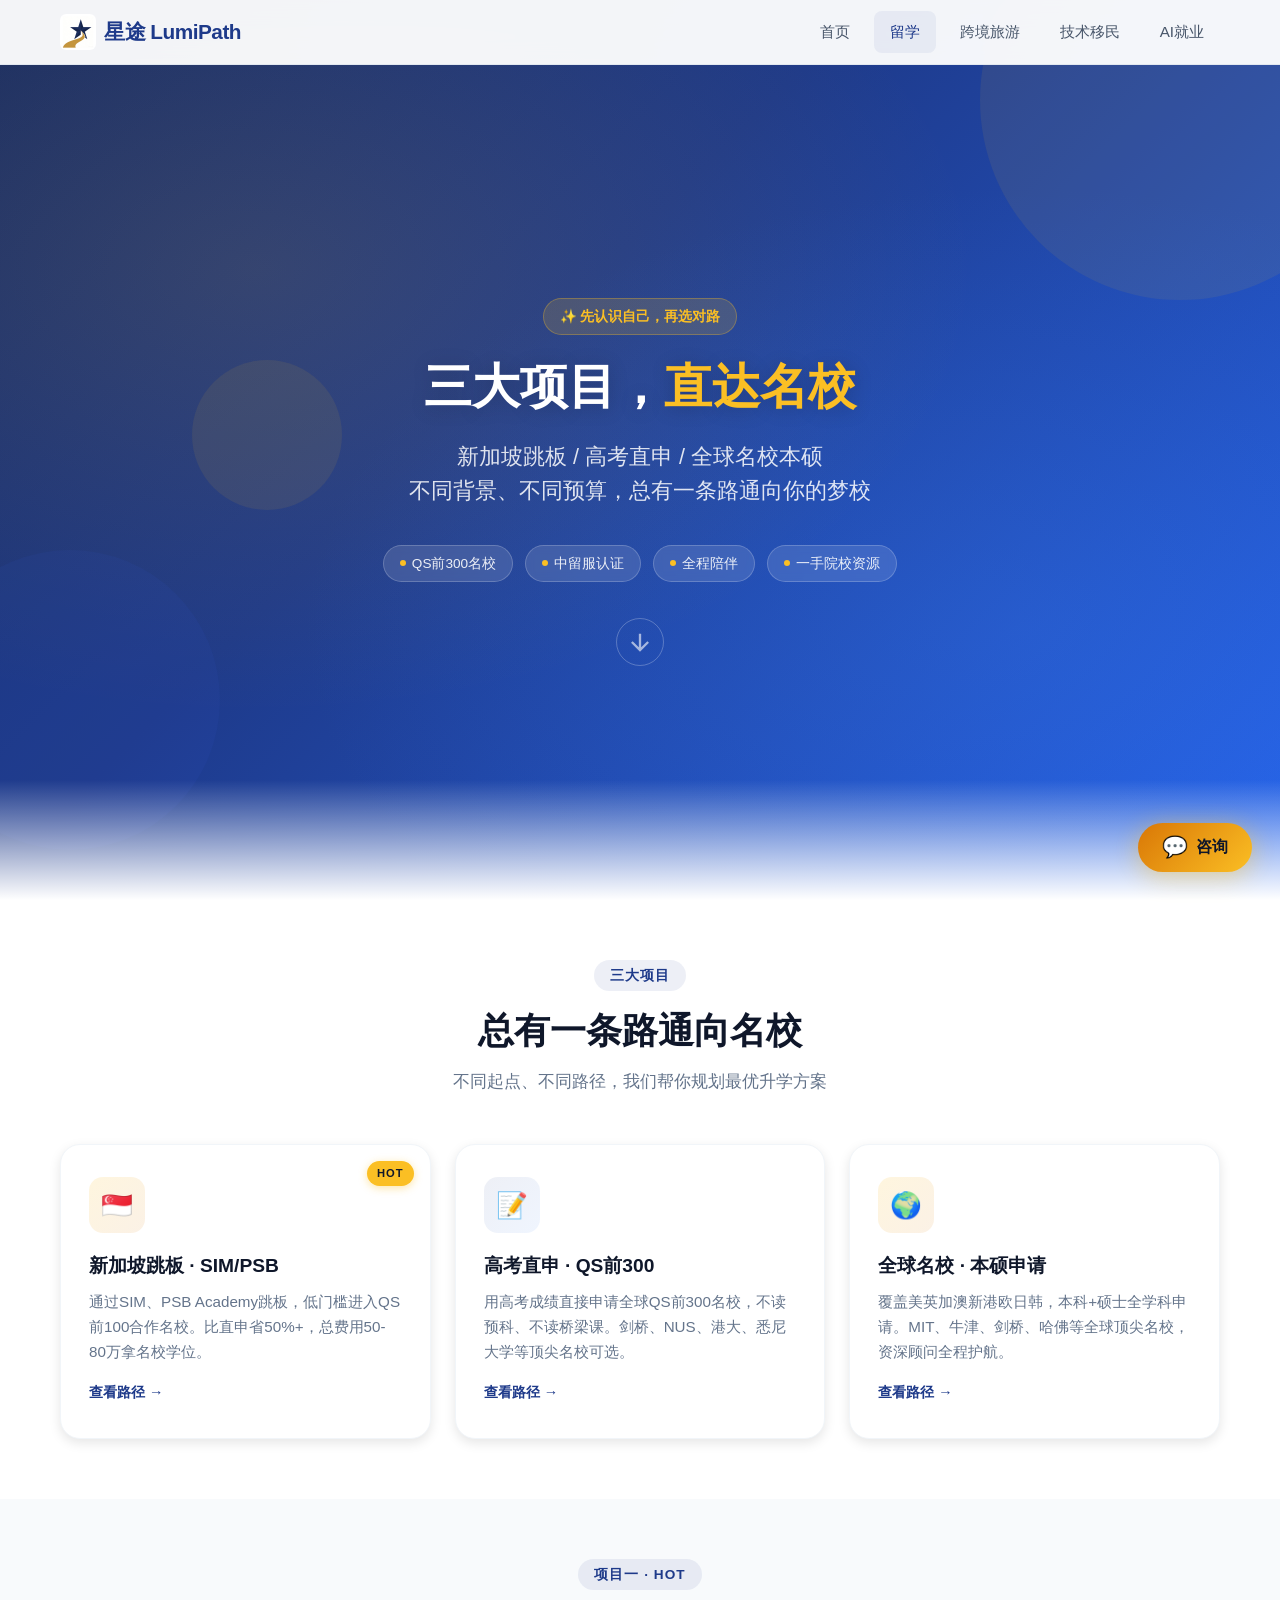
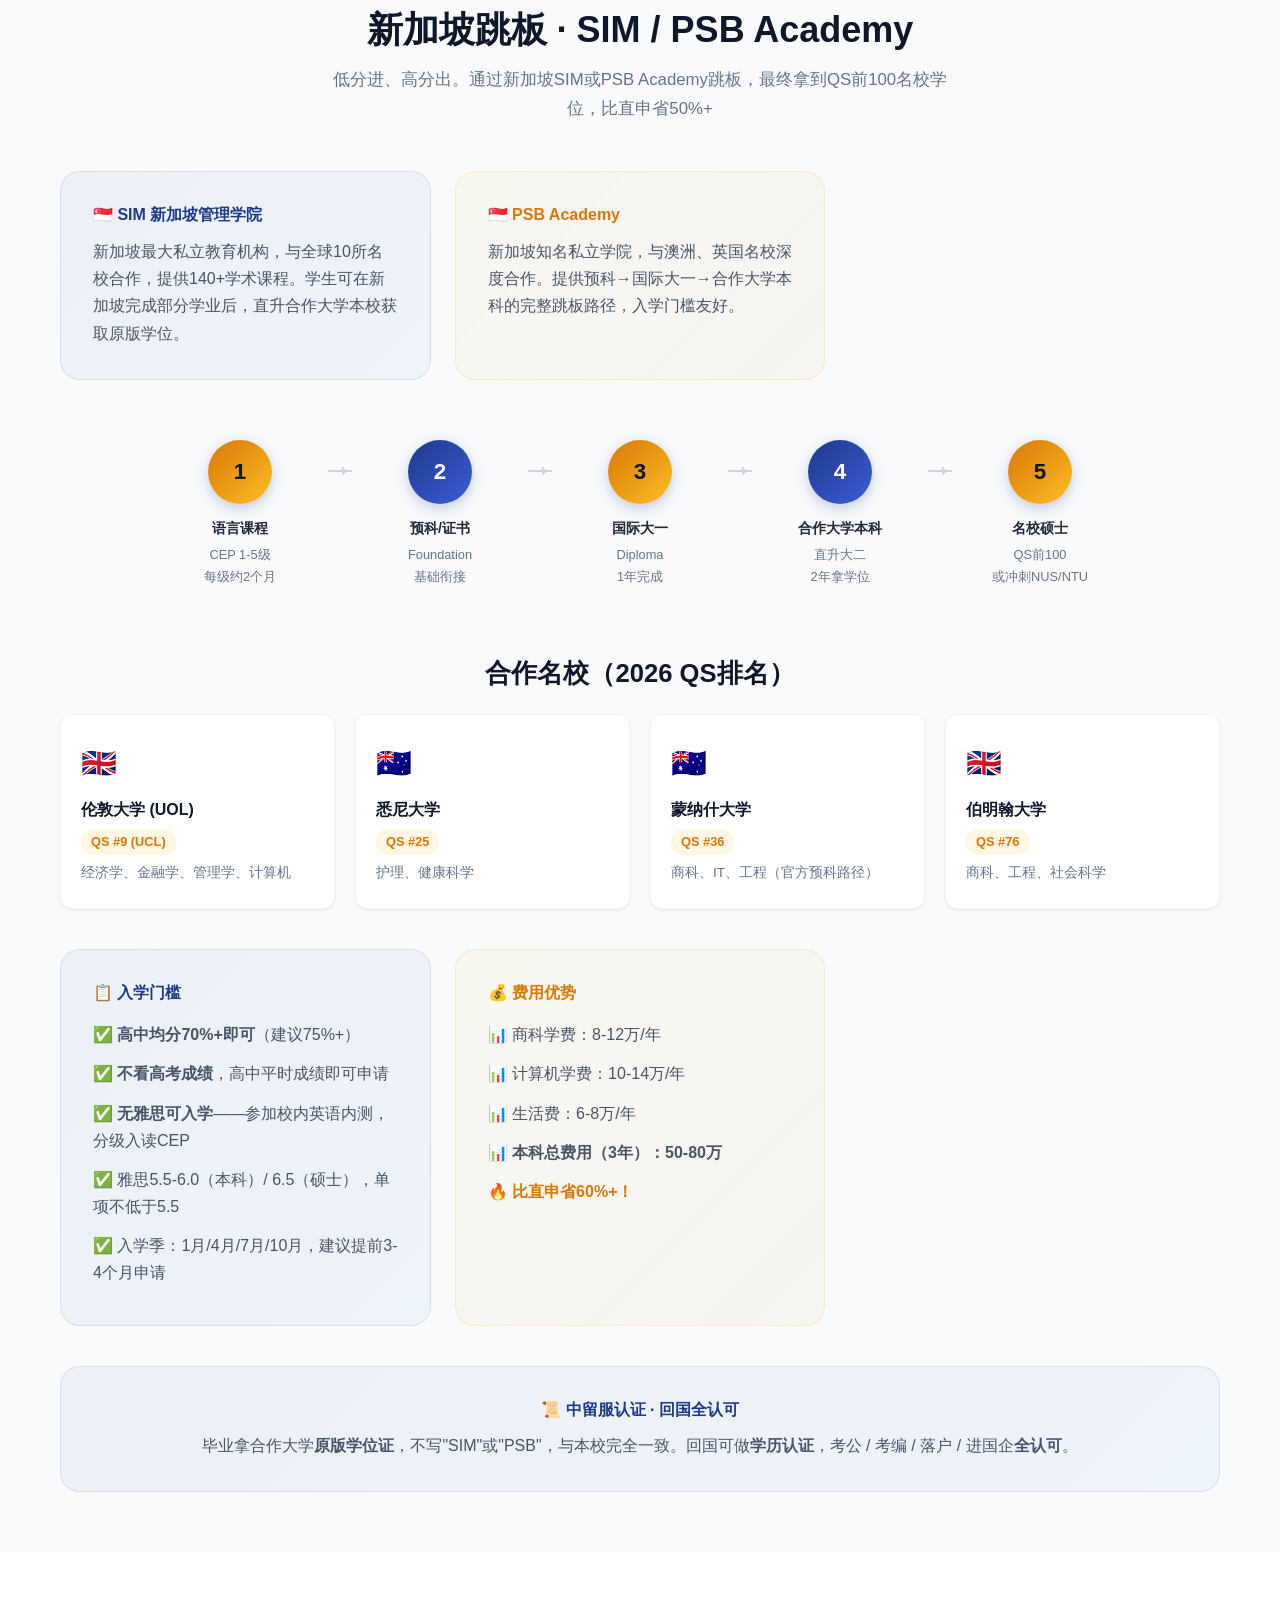
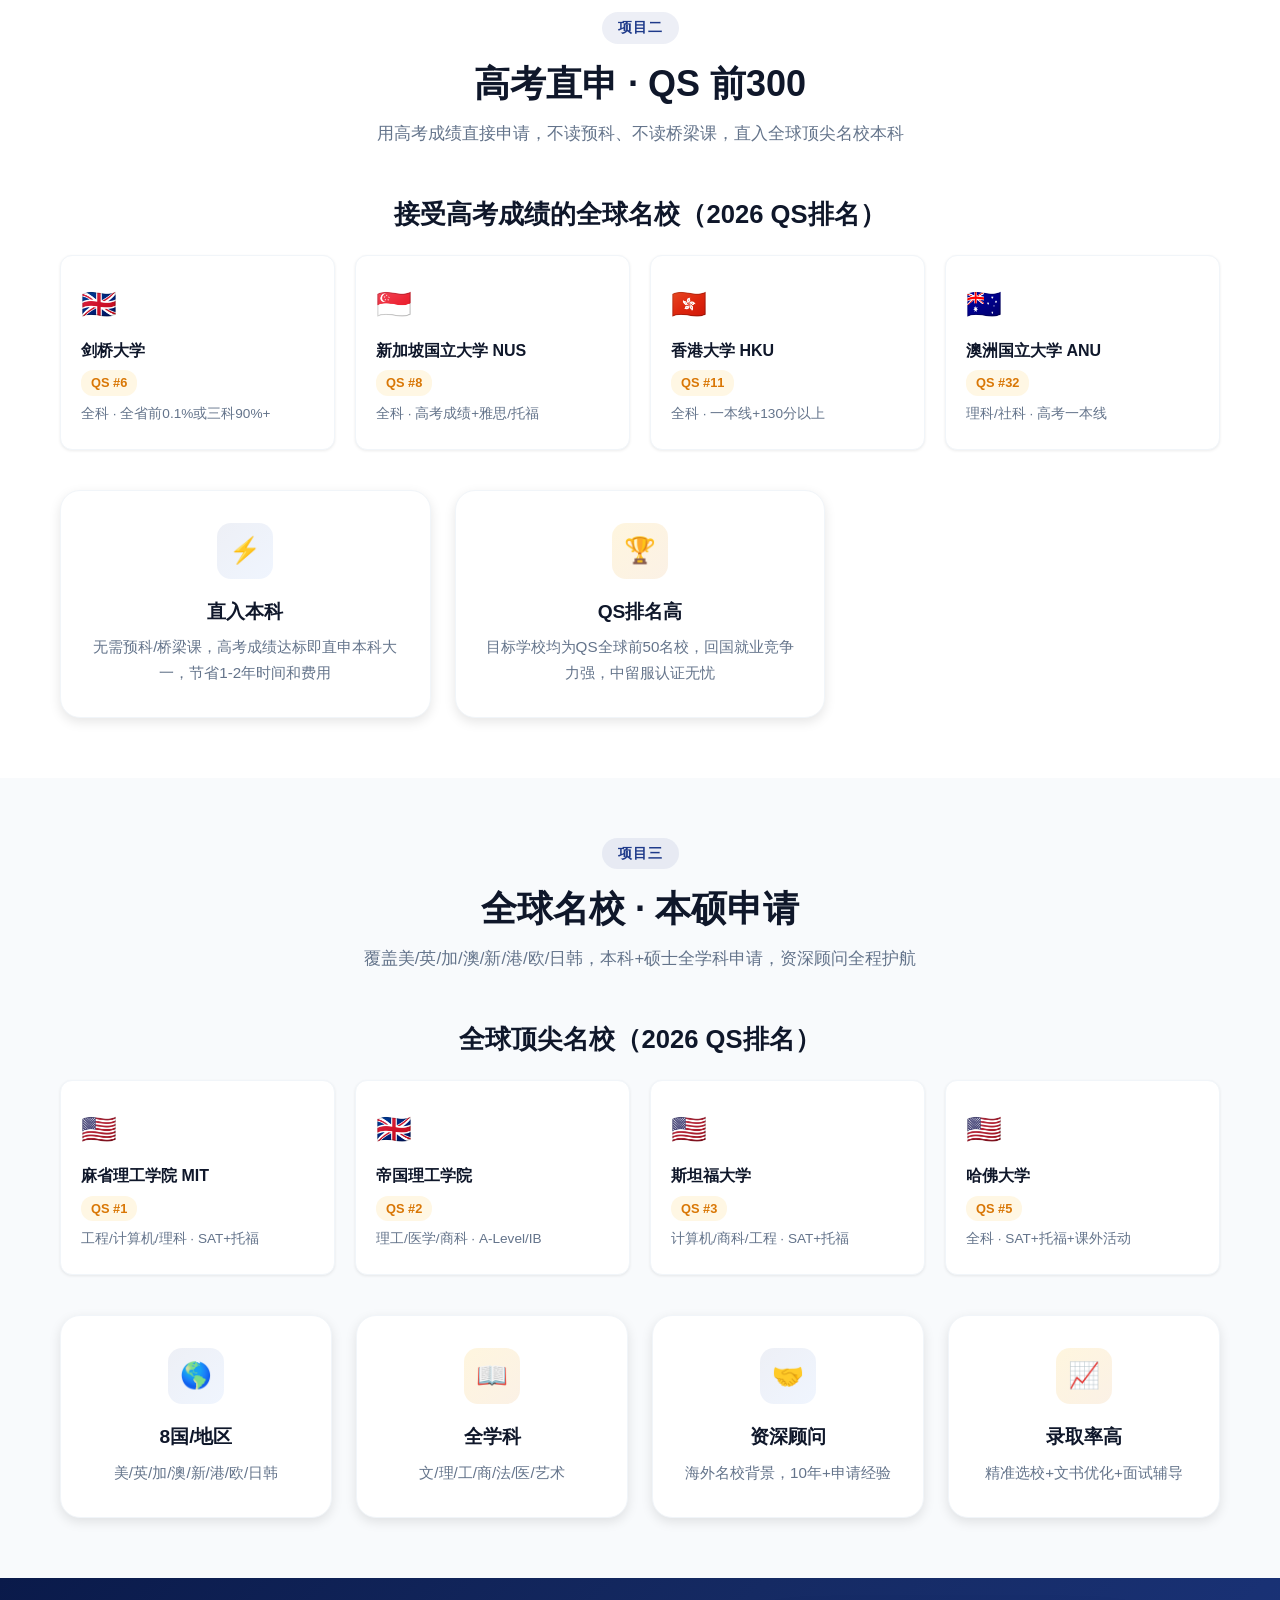
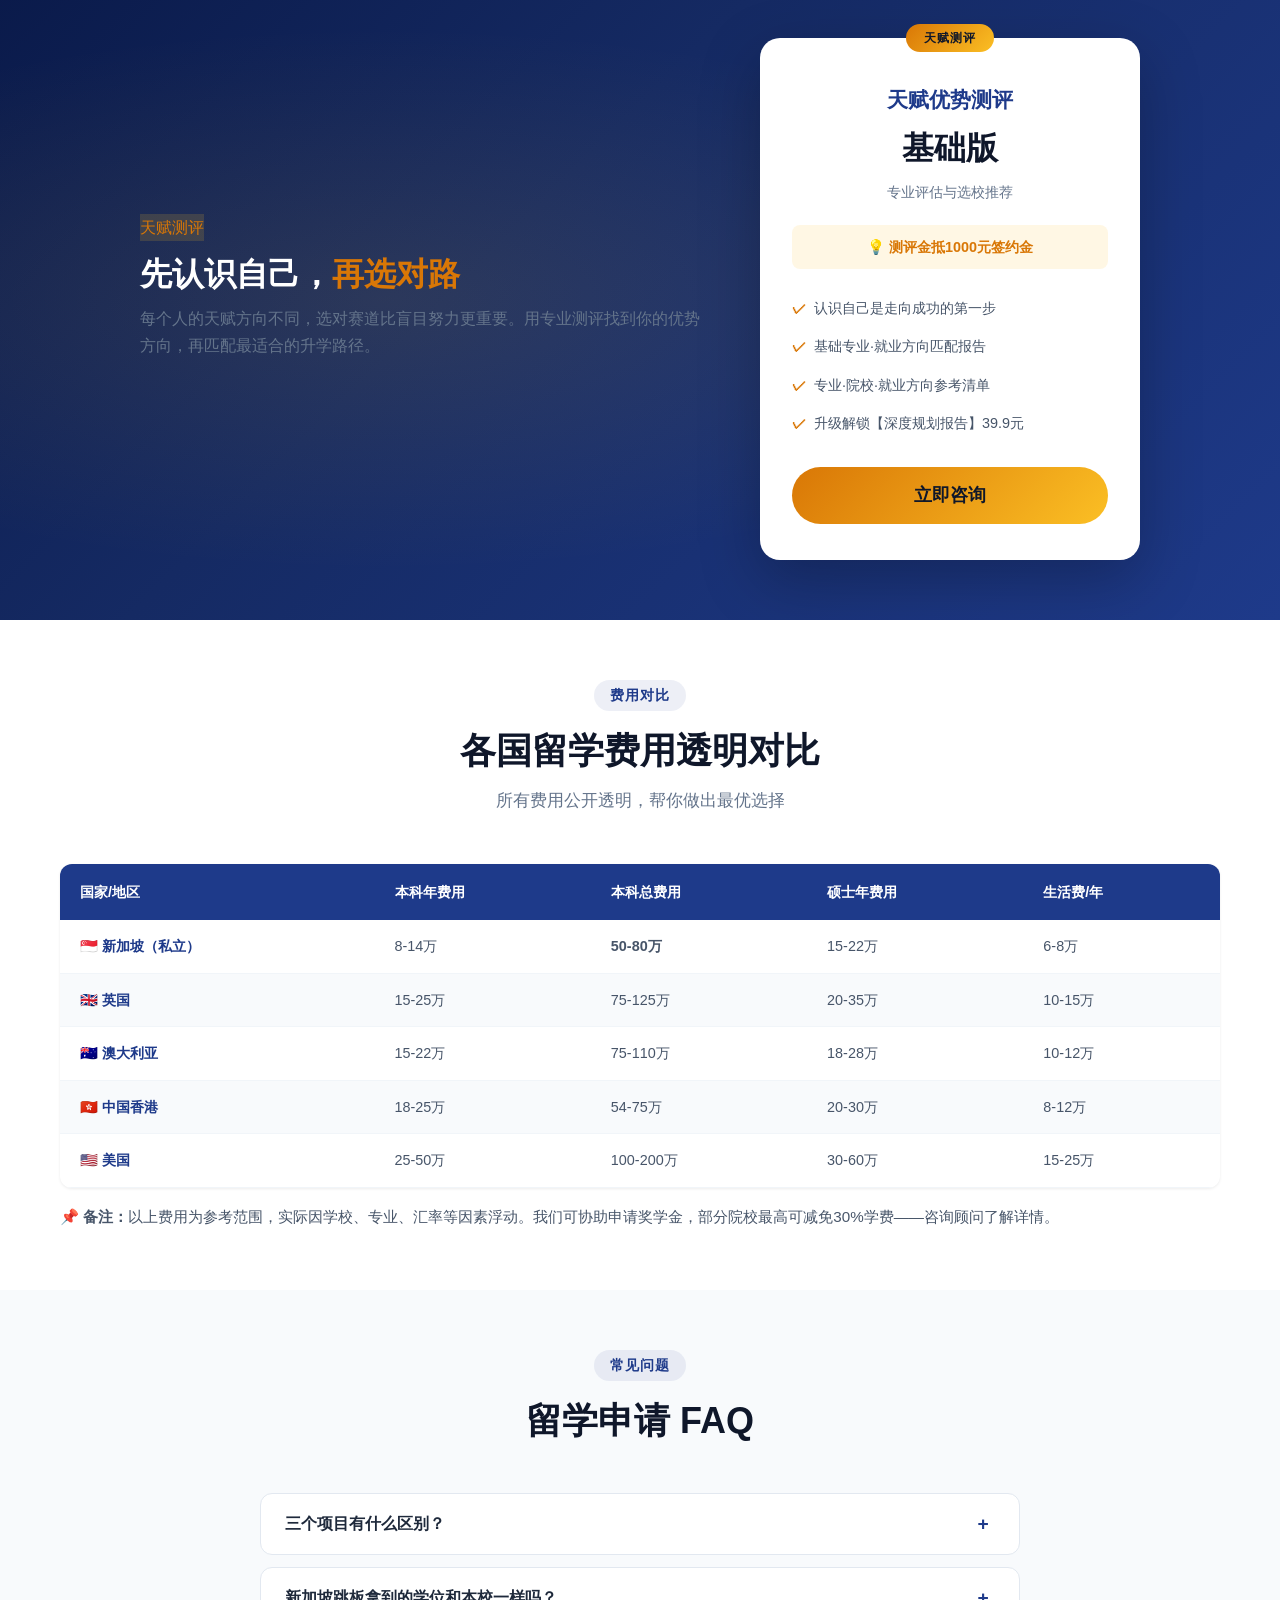
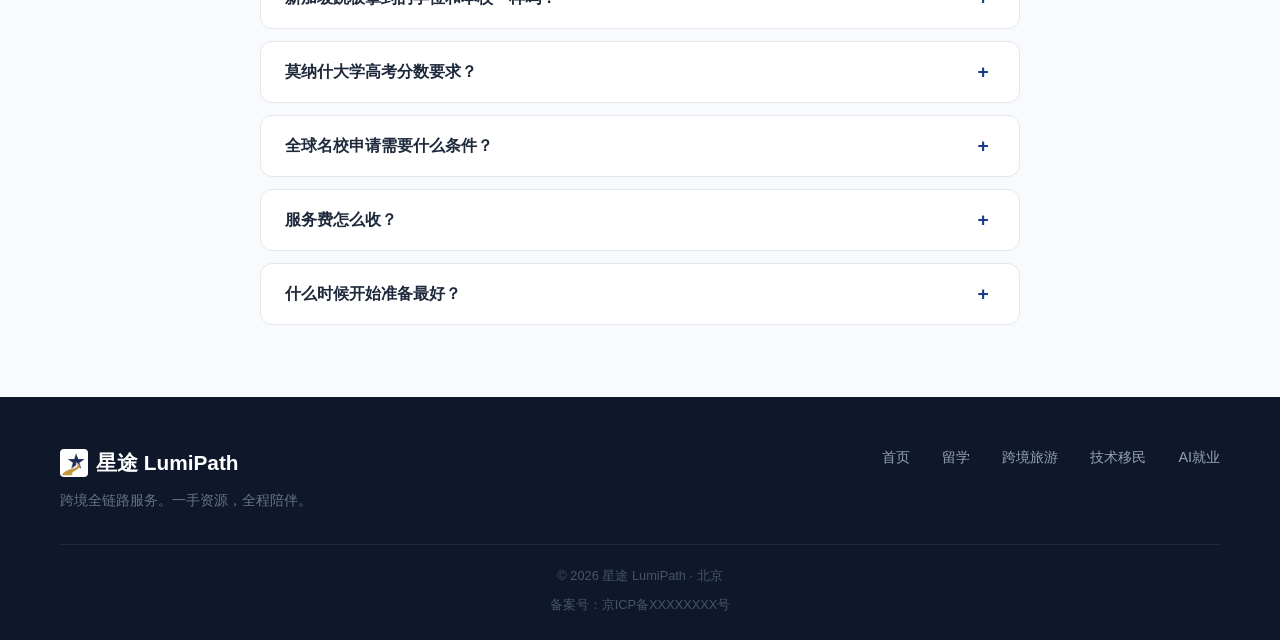
<file: study/index.html>
<!-- v25 study-topics-fix -->
<!DOCTYPE html>
<!-- CDN cache bust: 2026-08-03 00:25 -->
<html lang="zh-CN">
<head>
  <meta charset="UTF-8">
  <meta name="viewport" content="width=device-width, initial-scale=1.0, maximum-scale=5.0">
<!-- rollback-a v5 state 20260803 -->
  <title>留学服务 | 三大项目，直达名校 — 星途 LumiPath</title>
  <meta name="description" content="星途 LumiPath 留学三大项目：新加坡SIM/PSB跳板进QS前100名校、高考成绩直申全球QS前300大学、全球名校本硕申请。一手资源，服务费比传统中介低50%+。中留服认证。">
  <meta name="keywords" content="留学申请,新加坡SIM,PSB Academy,高考直申,QS前300,名校申请,本硕留学,星途 LumiPath">
  <meta property="og:title" content="三大项目，直达名校">
  <meta property="og:description" content="新加坡跳板 / 高考直申 / 全球名校本硕——找到最适合你的留学路径">
  <link rel="canonical" href="https://lumipath.pages.dev/study/">
  <link rel="stylesheet" href="../assets/css/style.css?v=20260805v19">
</head>
<body>

  <!-- ===== Navbar ===== -->
  <nav class="navbar">
    <div class="navbar-inner">
      <a href="../index.html" class="navbar-brand">
        <img src="../assets/images/logo.png" alt="星途 LumiPath" class="logo-img">
        <span>星途 LumiPath</span>
      </a>
      <div class="navbar-menu">
        <a href="../index.html">首页</a>
        <a href="index.html" class="active">留学</a>
        <a href="../travel/index.html">跨境旅游</a>
        <a href="../workvisa/index.html">技术移民</a>
        <a href="../consult/index.html">AI就业</a>
      </div>
      <button class="navbar-toggle" aria-label="菜单">
        <span></span><span></span><span></span>
      </button>
    </div>
  </nav>

  <!-- ===== Hero (单栏居中) ===== -->
  <section class="hero">
    <div class="hero-decoration d1"></div>
    <div class="hero-decoration d2"></div>
    <div class="hero-decoration d3"></div>
    <div class="hero-content">
      <span class="hero-tag">✨ 先认识自己，再选对路</span>
      <h1>三大项目，<span class="gold">直达名校</span></h1>
      <p class="hero-subtitle">新加坡跳板 / 高考直申 / 全球名校本硕<br>不同背景、不同预算，总有一条路通向你的梦校</p>
      <div class="hero-badges">
        <span class="hero-badge"><span class="dot"></span> QS前300名校</span>
        <span class="hero-badge"><span class="dot"></span> 中留服认证</span>
        <span class="hero-badge"><span class="dot"></span> 全程陪伴</span>
        <span class="hero-badge"><span class="dot"></span> 一手院校资源</span>
      </div>
      <a href="#paths" class="hero-scroll-arrow" aria-label="向下浏览">
        <svg width="28" height="28" viewBox="0 0 24 24" fill="none" stroke="currentColor" stroke-width="2"><path d="M12 5v14M19 12l-7 7-7-7"/></svg>
      </a>
    </div>
  </section>

  <!-- ===== 三大项目概览 ===== -->
  <section class="section" id="paths">
    <div class="container">
      <div class="section-title fade-in-up">
        <span class="tag">三大项目</span>
        <h2>总有一条路通向名校</h2>
        <p class="subtitle">不同起点、不同路径，我们帮你规划最优升学方案</p>
      </div>
      <div class="cards-grid cols-3">
        <a href="index.html#path-singapore" class="card fade-in-up" style="text-decoration:none">
          <span class="badge-hot">HOT</span>
          <div class="card-icon gold">🇸🇬</div>
          <h3>新加坡跳板 · SIM/PSB</h3>
          <p>通过SIM、PSB Academy跳板，低门槛进入QS前100合作名校。比直申省50%+，总费用50-80万拿名校学位。</p>
          <span class="card-link">查看路径 →</span>
        </a>
        <a href="index.html#path-gaokao" class="card fade-in-up delay-1" style="text-decoration:none">
          <div class="card-icon">📝</div>
          <h3>高考直申 · QS前300</h3>
          <p>用高考成绩直接申请全球QS前300名校，不读预科、不读桥梁课。剑桥、NUS、港大、悉尼大学等顶尖名校可选。</p>
          <span class="card-link">查看路径 →</span>
        </a>
        <a href="index.html#path-global" class="card fade-in-up delay-2" style="text-decoration:none">
          <div class="card-icon gold">🌍</div>
          <h3>全球名校 · 本硕申请</h3>
          <p>覆盖美英加澳新港欧日韩，本科+硕士全学科申请。MIT、牛津、剑桥、哈佛等全球顶尖名校，资深顾问全程护航。</p>
          <span class="card-link">查看路径 →</span>
        </a>
      </div>
    </div>
  </section>

  <!-- ===== 项目1：新加坡跳板 · SIM/PSB ===== -->
  <section class="section bg-light" id="path-singapore">
    <div class="container">
      <div class="section-title fade-in-up">
        <span class="tag">项目一 · HOT</span>
        <h2>新加坡跳板 · SIM / PSB Academy</h2>
        <p class="subtitle">低分进、高分出。通过新加坡SIM或PSB Academy跳板，最终拿到QS前100名校学位，比直申省50%+</p>
      </div>

      <!-- 两大跳板院校 -->
      <div class="cards-grid cols-2" style="margin-bottom:40px">
        <div class="highlight-box fade-in-up">
          <h4>🇸🇬 SIM 新加坡管理学院</h4>
          <p style="color:var(--gray-600)">新加坡最大私立教育机构，与全球10所名校合作，提供140+学术课程。学生可在新加坡完成部分学业后，直升合作大学本校获取原版学位。</p>
        </div>
        <div class="highlight-box gold fade-in-up delay-1">
          <h4>🇸🇬 PSB Academy</h4>
          <p style="color:var(--gray-600)">新加坡知名私立学院，与澳洲、英国名校深度合作。提供预科→国际大一→合作大学本科的完整跳板路径，入学门槛友好。</p>
        </div>
      </div>

      <!-- 路径可视化 -->
      <div class="path-flow fade-in-up">
        <div class="path-step">
          <div class="path-circle">1</div>
          <div class="path-title">语言课程</div>
          <div class="path-desc">CEP 1-5级<br>每级约2个月</div>
          <div class="path-arrow"></div>
        </div>
        <div class="path-step">
          <div class="path-circle">2</div>
          <div class="path-title">预科/证书</div>
          <div class="path-desc">Foundation<br>基础衔接</div>
          <div class="path-arrow"></div>
        </div>
        <div class="path-step">
          <div class="path-circle">3</div>
          <div class="path-title">国际大一</div>
          <div class="path-desc">Diploma<br>1年完成</div>
          <div class="path-arrow"></div>
        </div>
        <div class="path-step">
          <div class="path-circle">4</div>
          <div class="path-title">合作大学本科</div>
          <div class="path-desc">直升大二<br>2年拿学位</div>
          <div class="path-arrow"></div>
        </div>
        <div class="path-step">
          <div class="path-circle">5</div>
          <div class="path-title">名校硕士</div>
          <div class="path-desc">QS前100<br>或冲刺NUS/NTU</div>
        </div>
      </div>

      <!-- 合作大学 -->
      <h3 class="text-center fade-in-up" style="margin:48px 0 24px">合作名校（2026 QS排名）</h3>
      <div class="uni-grid fade-in-up">
        <div class="uni-card">
          <div class="uni-flag">🇬🇧</div>
          <div class="uni-name">伦敦大学 (UOL)</div>
          <div class="uni-qs">QS #9 (UCL)</div>
          <div class="uni-majors">经济学、金融学、管理学、计算机</div>
        </div>
        <div class="uni-card">
          <div class="uni-flag">🇦🇺</div>
          <div class="uni-name">悉尼大学</div>
          <div class="uni-qs">QS #25</div>
          <div class="uni-majors">护理、健康科学</div>
        </div>
        <div class="uni-card">
          <div class="uni-flag">🇦🇺</div>
          <div class="uni-name">蒙纳什大学</div>
          <div class="uni-qs">QS #36</div>
          <div class="uni-majors">商科、IT、工程（官方预科路径）</div>
        </div>
        <div class="uni-card">
          <div class="uni-flag">🇬🇧</div>
          <div class="uni-name">伯明翰大学</div>
          <div class="uni-qs">QS #76</div>
          <div class="uni-majors">商科、工程、社会科学</div>
        </div>
      </div>

      <!-- 入学门槛 + 费用优势 -->
      <div class="cards-grid cols-2" style="margin-top:40px">
        <div class="highlight-box fade-in-up">
          <h4>📋 入学门槛</h4>
          <ul style="padding-left:0">
            <li style="padding:6px 0;color:var(--gray-600)">✅ <strong>高中均分70%+即可</strong>（建议75%+）</li>
            <li style="padding:6px 0;color:var(--gray-600)">✅ <strong>不看高考成绩</strong>，高中平时成绩即可申请</li>
            <li style="padding:6px 0;color:var(--gray-600)">✅ <strong>无雅思可入学</strong>——参加校内英语内测，分级入读CEP</li>
            <li style="padding:6px 0;color:var(--gray-600)">✅ 雅思5.5-6.0（本科）/ 6.5（硕士），单项不低于5.5</li>
            <li style="padding:6px 0;color:var(--gray-600)">✅ 入学季：1月/4月/7月/10月，建议提前3-4个月申请</li>
          </ul>
        </div>
        <div class="highlight-box gold fade-in-up delay-1">
          <h4>💰 费用优势</h4>
          <ul style="padding-left:0">
            <li style="padding:6px 0;color:var(--gray-600)">📊 商科学费：8-12万/年</li>
            <li style="padding:6px 0;color:var(--gray-600)">📊 计算机学费：10-14万/年</li>
            <li style="padding:6px 0;color:var(--gray-600)">📊 生活费：6-8万/年</li>
            <li style="padding:6px 0;color:var(--gray-600)">📊 <strong>本科总费用（3年）：50-80万</strong></li>
            <li style="padding:6px 0;color:var(--gold-dark)">🔥 <strong>比直申省60%+！</strong></li>
          </ul>
        </div>
      </div>

      <!-- 中留服认证 -->
      <div class="highlight-box fade-in-up" style="margin-top:40px;text-align:center">
        <h4 style="text-align:center">📜 中留服认证 · 回国全认可</h4>
        <p style="text-align:center;color:var(--gray-600)">毕业拿合作大学<strong>原版学位证</strong>，不写"SIM"或"PSB"，与本校完全一致。回国可做<strong>学历认证</strong>，考公 / 考编 / 落户 / 进国企<strong>全认可</strong>。</p>
      </div>
    </div>
  </section>

  <!-- ===== 项目2：高考直申 QS前300 ===== -->
  <section class="section" id="path-gaokao">
    <div class="container">
      <div class="section-title fade-in-up">
        <span class="tag">项目二</span>
        <h2>高考直申 · QS 前300</h2>
        <p class="subtitle">用高考成绩直接申请，不读预科、不读桥梁课，直入全球顶尖名校本科</p>
      </div>

      <!-- 名校展示 -->
      <h3 class="text-center fade-in-up" style="margin:0 0 24px">接受高考成绩的全球名校（2026 QS排名）</h3>
      <div class="uni-grid fade-in-up">
        <div class="uni-card">
          <div class="uni-flag">🇬🇧</div>
          <div class="uni-name">剑桥大学</div>
          <div class="uni-qs">QS #6</div>
          <div class="uni-majors">全科 · 全省前0.1%或三科90%+</div>
        </div>
        <div class="uni-card">
          <div class="uni-flag">🇸🇬</div>
          <div class="uni-name">新加坡国立大学 NUS</div>
          <div class="uni-qs">QS #8</div>
          <div class="uni-majors">全科 · 高考成绩+雅思/托福</div>
        </div>
        <div class="uni-card">
          <div class="uni-flag">🇭🇰</div>
          <div class="uni-name">香港大学 HKU</div>
          <div class="uni-qs">QS #11</div>
          <div class="uni-majors">全科 · 一本线+130分以上</div>
        </div>
        <div class="uni-card">
          <div class="uni-flag">🇦🇺</div>
          <div class="uni-name">澳洲国立大学 ANU</div>
          <div class="uni-qs">QS #32</div>
          <div class="uni-majors">理科/社科 · 高考一本线</div>
        </div>
      </div>

      <!-- 直申优势 -->
      <div class="cards-grid cols-3" style="margin-top:40px">
        <div class="card fade-in-up text-center">
          <div class="card-icon" style="margin:0 auto 20px">⚡</div>
          <h3>直入本科</h3>
          <p>无需预科/桥梁课，高考成绩达标即直申本科大一，节省1-2年时间和费用</p>
        </div>
        <div class="card fade-in-up delay-1 text-center">
          <div class="card-icon gold" style="margin:0 auto 20px">🏆</div>
          <h3>QS排名高</h3>
          <p>目标学校均为QS全球前50名校，回国就业竞争力强，中留服认证无忧</p>
        </div>

      </div>

    </div>
  </section>

  <!-- ===== 项目3：全球名校本硕申请 ===== -->
  <section class="section bg-light" id="path-global">
    <div class="container">
      <div class="section-title fade-in-up">
        <span class="tag">项目三</span>
        <h2>全球名校 · 本硕申请</h2>
        <p class="subtitle">覆盖美/英/加/澳/新/港/欧/日韩，本科+硕士全学科申请，资深顾问全程护航</p>
      </div>

      <!-- 名校展示 -->
      <h3 class="text-center fade-in-up" style="margin:0 0 24px">全球顶尖名校（2026 QS排名）</h3>
      <div class="uni-grid fade-in-up">
        <div class="uni-card">
          <div class="uni-flag">🇺🇸</div>
          <div class="uni-name">麻省理工学院 MIT</div>
          <div class="uni-qs">QS #1</div>
          <div class="uni-majors">工程/计算机/理科 · SAT+托福</div>
        </div>
        <div class="uni-card">
          <div class="uni-flag">🇬🇧</div>
          <div class="uni-name">帝国理工学院</div>
          <div class="uni-qs">QS #2</div>
          <div class="uni-majors">理工/医学/商科 · A-Level/IB</div>
        </div>
        <div class="uni-card">
          <div class="uni-flag">🇺🇸</div>
          <div class="uni-name">斯坦福大学</div>
          <div class="uni-qs">QS #3</div>
          <div class="uni-majors">计算机/商科/工程 · SAT+托福</div>
        </div>
        <div class="uni-card">
          <div class="uni-flag">🇺🇸</div>
          <div class="uni-name">哈佛大学</div>
          <div class="uni-qs">QS #5</div>
          <div class="uni-majors">全科 · SAT+托福+课外活动</div>
        </div>
      </div>

      <!-- 覆盖范围 -->
      <div class="cards-grid cols-4" style="margin-top:40px">
        <div class="card fade-in-up text-center">
          <div class="card-icon" style="margin:0 auto 20px">🌎</div>
          <h3>8国/地区</h3>
          <p>美/英/加/澳/新/港/欧/日韩</p>
        </div>
        <div class="card fade-in-up delay-1 text-center">
          <div class="card-icon gold" style="margin:0 auto 20px">📖</div>
          <h3>全学科</h3>
          <p>文/理/工/商/法/医/艺术</p>
        </div>
        <div class="card fade-in-up delay-2 text-center">
          <div class="card-icon" style="margin:0 auto 20px">🤝</div>
          <h3>资深顾问</h3>
          <p>海外名校背景，10年+申请经验</p>
        </div>
        <div class="card fade-in-up delay-3 text-center">
          <div class="card-icon gold" style="margin:0 auto 20px">📈</div>
          <h3>录取率高</h3>
          <p>精准选校+文书优化+面试辅导</p>
        </div>
      </div>
    </div>
  </section>

  <!-- ===== 天赋优势测评（强调区） ===== -->
  <section class="section assessment-highlight-section" id="assessment">
    <div class="container">
      <div class="assessment-showcase fade-in-up">
        <div class="assessment-showcase-left">
          <span class="tag" style="background:rgba(251,191,36,.15);color:var(--gold-dark)">天赋测评</span>
          <h2 style="margin:12px 0 8px;font-size:2rem">先认识自己，<span style="color:var(--gold-dark)">再选对路</span></h2>
          <p style="color:var(--gray-500);font-size:1rem;margin-bottom:24px">每个人的天赋方向不同，选对赛道比盲目努力更重要。用专业测评找到你的优势方向，再匹配最适合的升学路径。</p>
        </div>
        <div class="assessment-showcase-right">
          <div class="hero-assessment-card">
            <div class="assessment-badge">天赋测评</div>
            <div class="assessment-title">天赋优势测评</div>
            <div class="assessment-price">基础版</div>
            <div class="assessment-desc">专业评估与选校推荐</div>
            <div class="assessment-highlight">💡 测评金抵1000元签约金</div>
            <ul class="assessment-features">
              <li>认识自己是走向成功的第一步</li>
              <li>基础专业·就业方向匹配报告</li>
              <li>专业·院校·就业方向参考清单</li>
              <li>升级解锁【深度规划报告】39.9元</li>
            </ul>
            <!-- 天赋测评卡是留学页唯一走别的 Agent 的入口，用 data-agent 单点覆盖。
                 原先是跳转到 share 分享页，会把用户带离本站、丢掉站内测评与留资。 -->
            <button type="button" data-action="consult" data-agent="talent_assessment" class="btn btn-gold btn-lg" style="width:100%">立即咨询</button>
          </div>
        </div>
      </div>
    </div>
  </section>

  <!-- ===== 费用透明对比表 ===== -->
  <section class="section" id="comparison">
    <div class="container">
      <div class="section-title fade-in-up">
        <span class="tag">费用对比</span>
        <h2>各国留学费用透明对比</h2>
        <p class="subtitle">所有费用公开透明，帮你做出最优选择</p>
      </div>
      <div class="table-wrapper fade-in-up">
        <table class="comparison-table">
          <thead>
            <tr>
              <th>国家/地区</th>
              <th>本科年费用</th>
              <th>本科总费用</th>
              <th>硕士年费用</th>
              <th>生活费/年</th>
            </tr>
          </thead>
          <tbody>
            <tr>
              <td class="country-name">🇸🇬 新加坡（私立）</td>
              <td>8-14万</td>
              <td><strong>50-80万</strong></td>
              <td>15-22万</td>
              <td>6-8万</td>
            </tr>
            <tr>
              <td class="country-name">🇬🇧 英国</td>
              <td>15-25万</td>
              <td>75-125万</td>
              <td>20-35万</td>
              <td>10-15万</td>
            </tr>
            <tr>
              <td class="country-name">🇦🇺 澳大利亚</td>
              <td>15-22万</td>
              <td>75-110万</td>
              <td>18-28万</td>
              <td>10-12万</td>
            </tr>
            <tr>
              <td class="country-name">🇭🇰 中国香港</td>
              <td>18-25万</td>
              <td>54-75万</td>
              <td>20-30万</td>
              <td>8-12万</td>
            </tr>
            <tr>
              <td class="country-name">🇺🇸 美国</td>
              <td>25-50万</td>
              <td>100-200万</td>
              <td>30-60万</td>
              <td>15-25万</td>
            </tr>
          </tbody>
        </table>
      </div>
      <p style="margin-top:16px;color:var(--gray-600);font-size:0.95rem"><strong>📌 备注：</strong>以上费用为参考范围，实际因学校、专业、汇率等因素浮动。我们可协助申请奖学金，部分院校最高可减免30%学费——咨询顾问了解详情。</p>
    </div>
  </section>

  <!-- ===== FAQ ===== -->
  <section class="section bg-light" id="faq">
    <div class="container">
      <div class="section-title fade-in-up">
        <span class="tag">常见问题</span>
        <h2>留学申请 FAQ</h2>
      </div>
      <div class="faq-list fade-in-up">
        <div class="faq-item">
          <button class="faq-question">三个项目有什么区别？<span class="faq-icon">+</span></button>
          <div class="faq-answer">
            <div class="faq-answer-inner">
              <p>三个项目针对不同起点和目标，没有好坏之分：</p>
              <ul style="padding-left:20px;margin-top:8px">
                <li><strong>项目一（新加坡跳板）</strong>：高考成绩不理想或想走更稳妥路径的同学，通过SIM/PSB 1-2年桥梁课程，升入英澳名校本科或硕士</li>
                <li><strong>项目二（高考直申）</strong>：高考成绩中等及以上，很多学校不需要一本线，直接申请QS前300名校本科</li>
                <li><strong>项目三（全球名校本硕）</strong>：高考成绩优秀或已有本科背景，冲刺美英加澳港顶尖名校</li>
              </ul>
              <p style="margin-top:8px">简单判断：成绩一般想稳妥 → 项目一；成绩够直接冲名校 → 项目二；想冲Top 30/G5 → 项目三。不确定？<strong>免费评估一下</strong>。</p>
            </div>
          </div>
        </div>
        <div class="faq-item">
          <button class="faq-question">新加坡跳板拿到的学位和本校一样吗？<span class="faq-icon">+</span></button>
          <div class="faq-answer">
            <div class="faq-answer-inner">
              <p>完全一样。学位证由合作大学本校颁发，不写"SIM"或"PSB"字样，与本校学生拿到的学位证完全一致。回国可做中留服认证，考公考编全认可。</p>
            </div>
          </div>
        </div>
        <div class="faq-item">
          <button class="faq-question">莫纳什大学高考分数要求？<span class="faq-icon">+</span></button>
          <div class="faq-answer">
            <div class="faq-answer-inner">
              <p>不同国家、学校对高考成绩要求差异很大。澳洲名校（蒙纳什、悉尼、新南威尔士）多数专业要求高考总分的 60%-80%，部分专业要求相对较高，部分专业要求相对宽松——<strong>很多学校不需要一本线</strong>。与其担心分数不够，不如让我们根据你的情况评估一下。</p>
            </div>
          </div>
        </div>
        <div class="faq-item">
          <button class="faq-question">全球名校申请需要什么条件？<span class="faq-icon">+</span></button>
          <div class="faq-answer">
            <div class="faq-answer-inner">
              <p>说实话没有"统一条件"——不同国家、学校、专业要求差异很大。常规需要高中/本科成绩、语言成绩（雅思/托福）、部分要推荐信和个人陈述。与其在网上查一堆要求，不如让我们根据你的实际情况<strong>免费评估</strong>：</p>
              <ul style="padding-left:20px;margin-top:8px">
                <li>高考 500 分左右，可以去世界前 100 的学校</li>
                <li>雅思 6.5+，美国 Top 30、英国 G5 都有可能</li>
              </ul>
              <p style="margin-top:8px"><strong>第一步先免费评估</strong>——评估合格了再考虑是否付费服务，降低你的决策成本。</p>
            </div>
          </div>
        </div>
        <div class="faq-item">
          <button class="faq-question">服务费怎么收？<span class="faq-icon">+</span></button>
          <div class="faq-answer">
            <div class="faq-answer-inner">
              <p>我们的收费模式很清晰：基础咨询免费，全流程代办分层定价（行业亲民价位）。<strong>我们与全球多所院校有直接合作资源</strong>，不是靠高服务费盈利。所以对你来说——花的是同行平均 70% 的服务费，得到的是全流程专业服务（选校、文书、递交、签证、后续）。如果你本来就能申请到很好的学校，我们也会建议你自行申请。</p>
            </div>
          </div>
        </div>
        <div class="faq-item">
          <button class="faq-question">什么时候开始准备最好？<span class="faq-icon">+</span></button>
          <div class="faq-answer">
            <div class="faq-answer-inner">
              <p>新加坡跳板：提前3-4个月申请即可，1/4/7/10月均可入学。高考直申：建议高三上学期开始准备语言成绩。全球名校：本科建议高二开始规划，硕士建议大三上学期启动。</p>
            </div>
          </div>
        </div>
      </div>
    </div>
  </section>

  <!-- ===== Footer ===== -->
  <footer class="footer">
    <div class="container">
      <div class="footer-content">
        <div class="footer-brand">
          <div class="footer-logo"><img src="../assets/images/logo.png" alt="星途 LumiPath" class="footer-logo-img"> 星途 LumiPath</div>
          <p>跨境全链路服务。一手资源，全程陪伴。</p>
        </div>
        <div class="footer-links">
          <a href="../index.html">首页</a>
          <a href="index.html">留学</a>
          <a href="../travel/index.html">跨境旅游</a>
          <a href="../workvisa/index.html">技术移民</a>
          <a href="javascript:void(0)" data-action="consult">AI就业</a>
        </div>
      </div>
      <div class="footer-bottom">
        <p>© 2026 星途 LumiPath · 北京</p>
        <p class="icp">备案号：京ICP备XXXXXXXX号</p>
      </div>
    </div>
  </footer>



  <!-- ===== Payment Modal ===== -->
  <div class="overlay" id="payment-modal">
    <div class="modal">
      <button class="modal-close" aria-label="关闭">✕</button>
      <h3>扫码付款</h3>
      <p class="modal-desc">支持支付宝扫码支付</p>
      <img src="../assets/images/payment-qr.png" alt="收款二维码" class="qr-img">
      <p class="qr-tip">电脑端：打开支付宝扫码付款<br>手机端：长按识别二维码付款</p>
    </div>
  </div>

  <!-- ===== Floating Consult Button ===== -->
  <button class="float-consult" data-action="consult" title="在线咨询">
    <span class="float-consult-icon">💬</span>
    <span>咨询</span>
  </button>

  <script src="../assets/js/main.js?v=20260805v19"></script>
  <script src="../assets/js/agent-routing.js?v=20260805v19"></script>
  <script src="../assets/js/chat-widget.js?v=20260805v19"></script>
<!-- CDN cache refresh 2026-08-03 00:30 -->
<!-- 8/3 12:50 redeploy -->
<!-- 8/3 13:10 study assess btn -->
<!-- 8/3 13:35 hero cards v6 -->
</body>
</html>
</file>
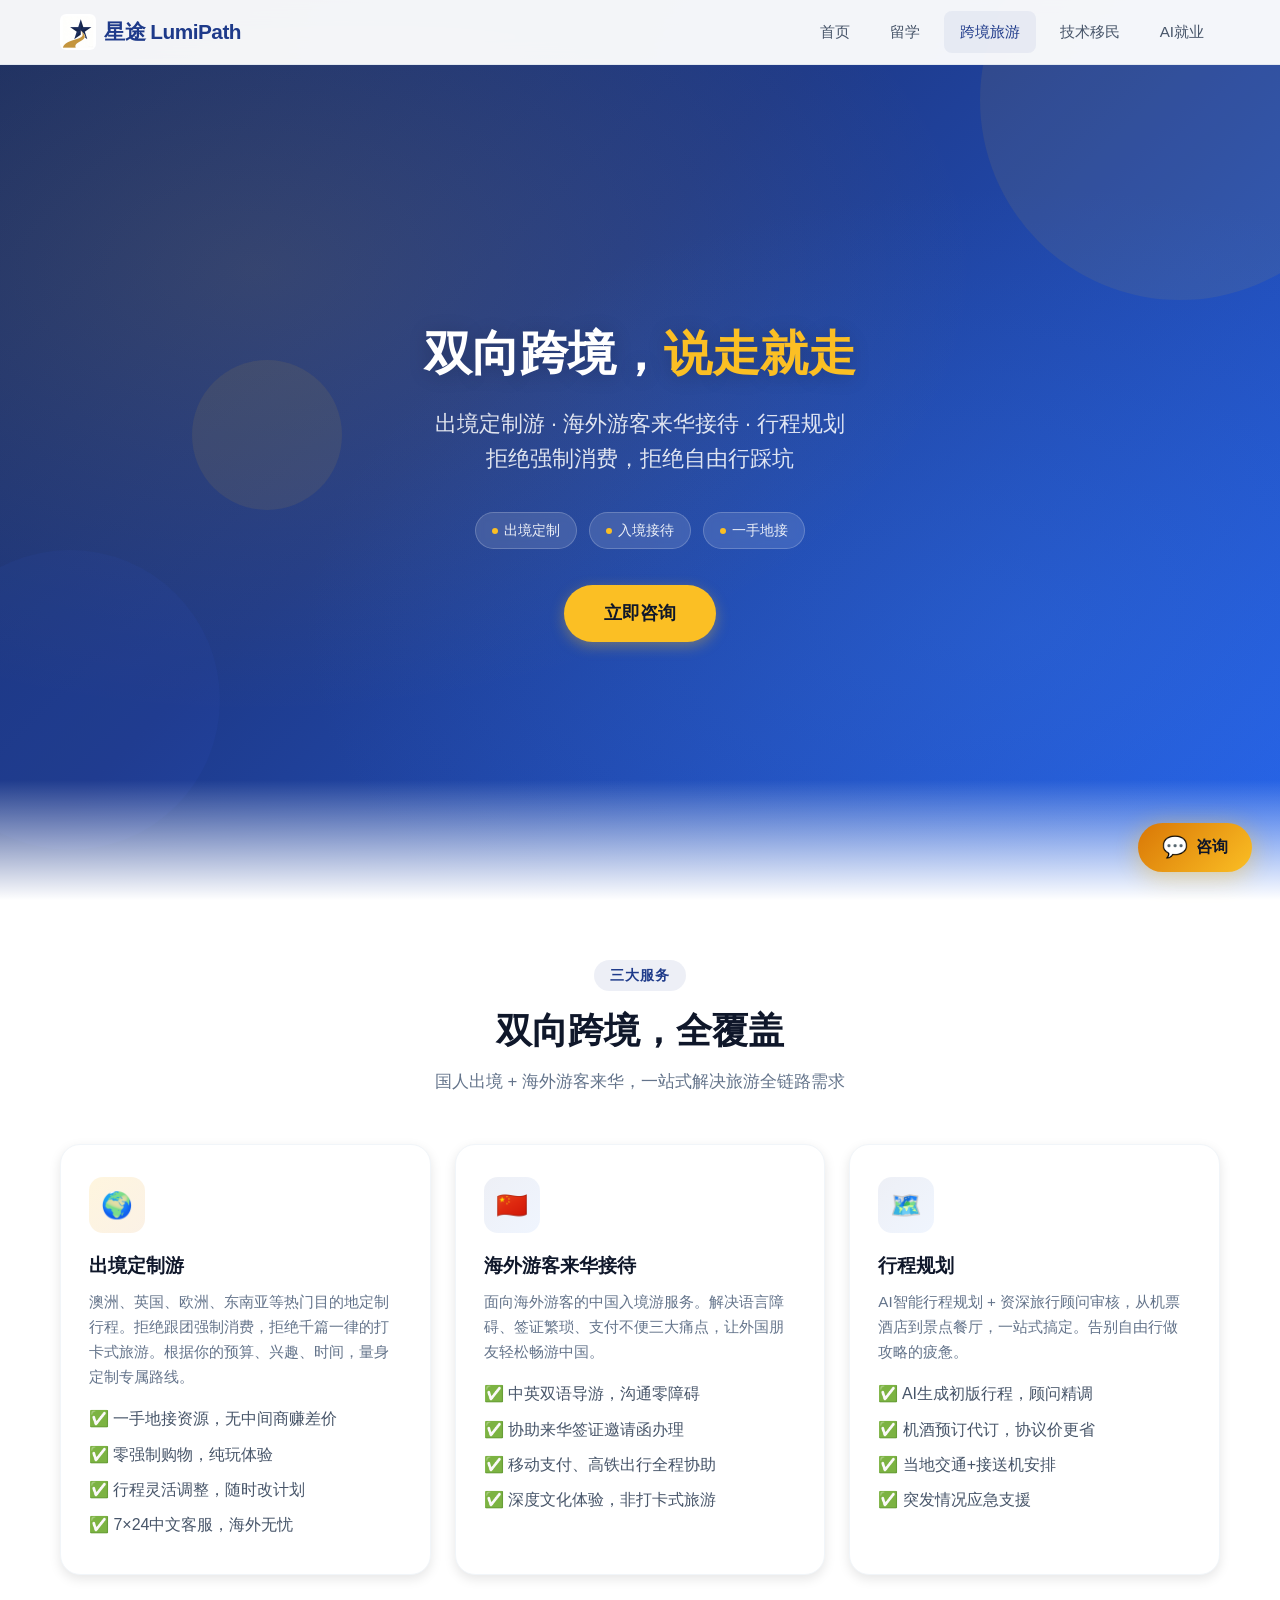
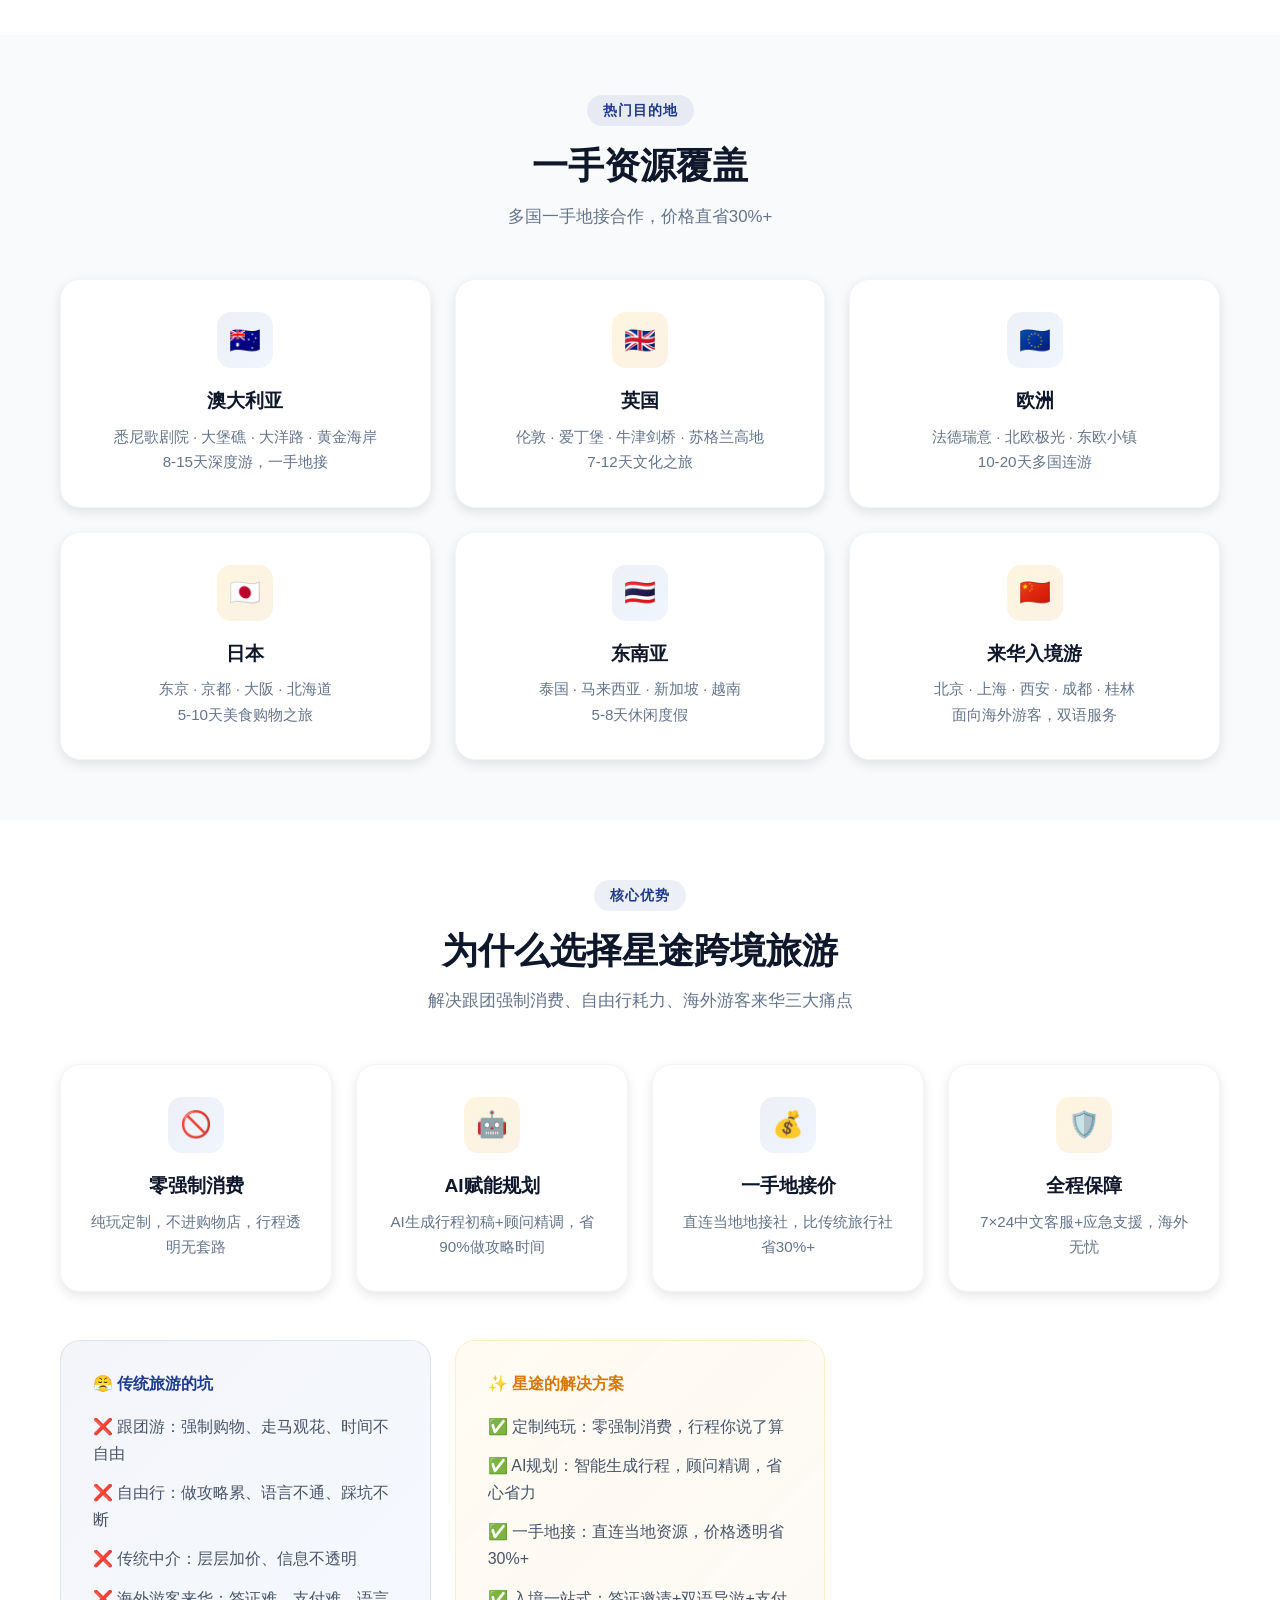
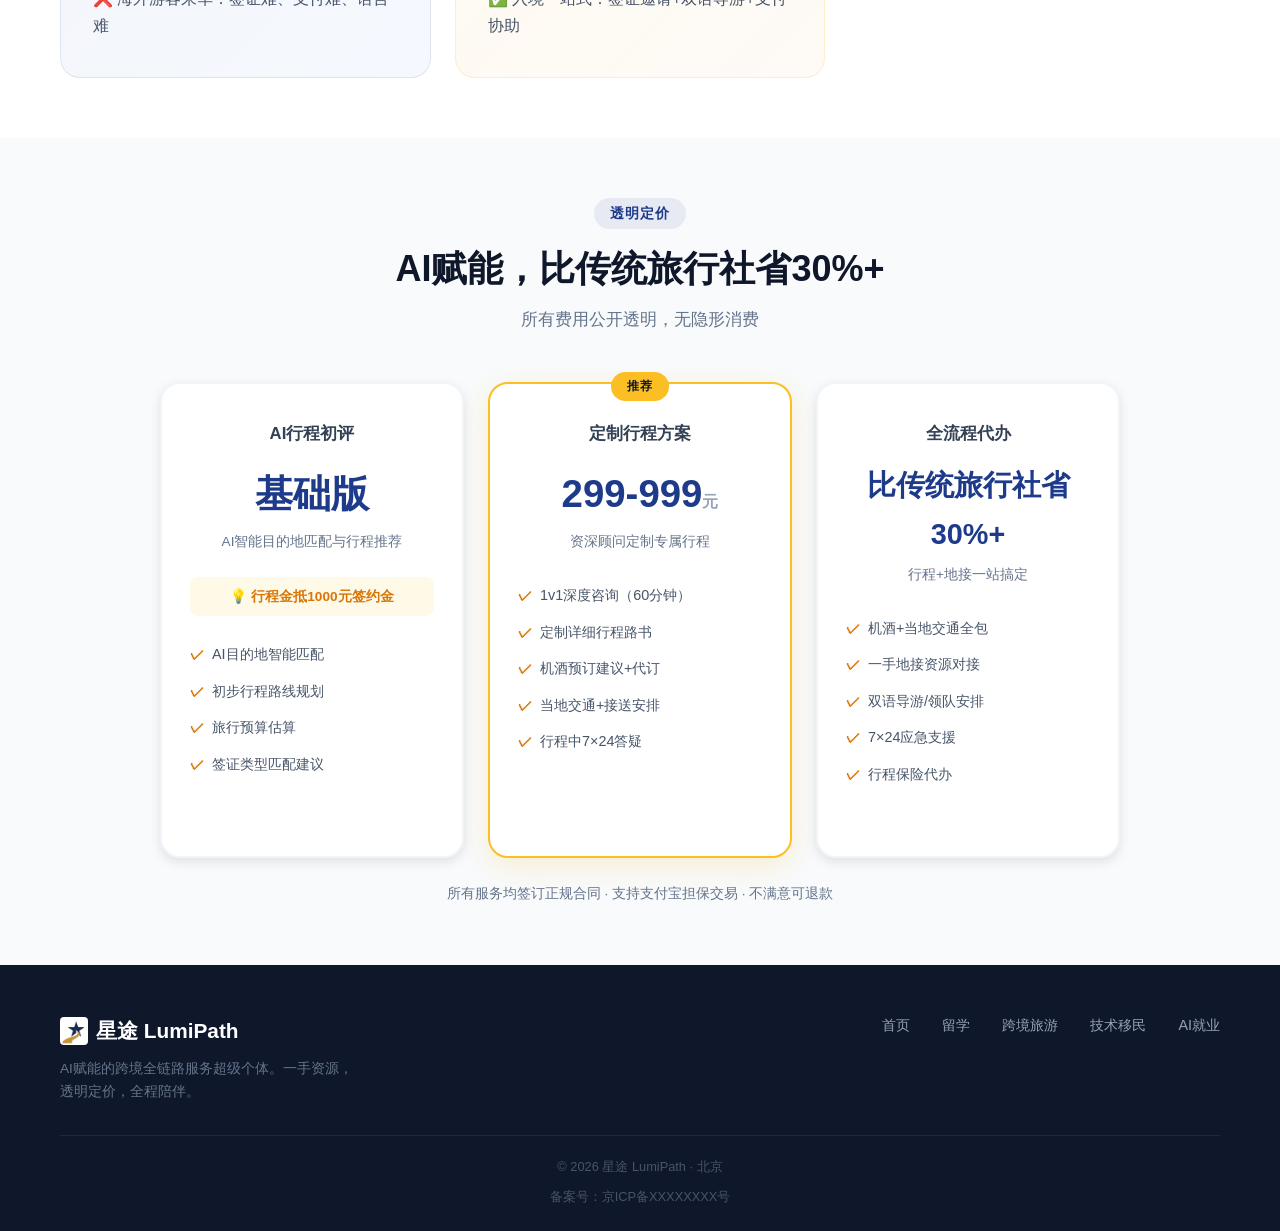
<file: travel/index.html>
<!DOCTYPE html>
<!-- CDN cache bust: 2026-08-03 00:25 -->
<html lang="zh-CN">
<head>
  <meta charset="UTF-8">
  <meta name="viewport" content="width=device-width, initial-scale=1.0, maximum-scale=5.0">
  <title>跨境旅游 | 出境定制 · 入境接待 — 星途 LumiPath</title>
  <meta name="description" content="星途LumiPath跨境旅游服务：双向跨境——国人出境定制游 + 海外游客来华接待。免强制消费、免自由行踩坑，行程规划一站搞定。一手地接资源，透明定价。">
  <meta name="keywords" content="跨境旅游,出境游,入境游,来华旅游,行程规划,定制旅游,星途 LumiPath">
  <meta property="og:title" content="出境定制 · 入境接待 · 行程规划">
  <meta property="og:description" content="双向跨境旅游——国人出境定制 + 海外游客来华接待">
  <link rel="canonical" href="https://lumipath.pages.dev/travel/">
  <link rel="stylesheet" href="../assets/css/style.css?v=20260805v19">
</head>
<body>

  <!-- ===== Navbar ===== -->
  <nav class="navbar">
    <div class="navbar-inner">
      <a href="../index.html" class="navbar-brand">
        <img src="../assets/images/logo.png" alt="星途 LumiPath" class="logo-img">
        <span>星途 LumiPath</span>
      </a>
      <div class="navbar-menu">
        <a href="../index.html">首页</a>
        <a href="../study/index.html">留学</a>
        <a href="index.html" class="active">跨境旅游</a>
        <a href="../workvisa/index.html">技术移民</a>
        <a href="../consult/index.html">AI就业</a>
      </div>
      <button class="navbar-toggle" aria-label="菜单">
        <span></span><span></span><span></span>
      </button>
    </div>
  </nav>

  <!-- ===== Hero ===== -->
  <section class="hero">
    <div class="hero-decoration d1"></div>
    <div class="hero-decoration d2"></div>
    <div class="hero-decoration d3"></div>
    <div class="hero-content">
      <h1>双向跨境，<span class="gold">说走就走</span></h1>
      <p class="hero-subtitle">出境定制游 · 海外游客来华接待 · 行程规划<br>拒绝强制消费，拒绝自由行踩坑</p>
      <div class="hero-badges">
        <span class="hero-badge"><span class="dot"></span> 出境定制</span>
        <span class="hero-badge"><span class="dot"></span> 入境接待</span>
        <span class="hero-badge"><span class="dot"></span> 一手地接</span>
      </div>
      <div class="btn-group">
        <button class="btn btn-primary btn-lg" data-action="consult">立即咨询</button>
      </div>
    </div>
  </section>

  <!-- ===== 三大服务 ===== -->
  <section class="section" id="services">
    <div class="container">
      <div class="section-title fade-in-up">
        <span class="tag">三大服务</span>
        <h2>双向跨境，全覆盖</h2>
        <p class="subtitle">国人出境 + 海外游客来华，一站式解决旅游全链路需求</p>
      </div>
      <div class="cards-grid cols-3">
        <div class="card fade-in-up" style="text-decoration:none">
          <div class="card-icon gold">🌍</div>
          <h3>出境定制游</h3>
          <p>澳洲、英国、欧洲、东南亚等热门目的地定制行程。拒绝跟团强制消费，拒绝千篇一律的打卡式旅游。根据你的预算、兴趣、时间，量身定制专属路线。</p>
          <ul style="padding-left:0;margin-top:12px">
            <li style="padding:4px 0;color:var(--gray-600)">✅ 一手地接资源，无中间商赚差价</li>
            <li style="padding:4px 0;color:var(--gray-600)">✅ 零强制购物，纯玩体验</li>
            <li style="padding:4px 0;color:var(--gray-600)">✅ 行程灵活调整，随时改计划</li>
            <li style="padding:4px 0;color:var(--gray-600)">✅ 7×24中文客服，海外无忧</li>
          </ul>
        </div>
        <div class="card fade-in-up delay-1" style="text-decoration:none">
          <div class="card-icon">🇨🇳</div>
          <h3>海外游客来华接待</h3>
          <p>面向海外游客的中国入境游服务。解决语言障碍、签证繁琐、支付不便三大痛点，让外国朋友轻松畅游中国。</p>
          <ul style="padding-left:0;margin-top:12px">
            <li style="padding:4px 0;color:var(--gray-600)">✅ 中英双语导游，沟通零障碍</li>
            <li style="padding:4px 0;color:var(--gray-600)">✅ 协助来华签证邀请函办理</li>
            <li style="padding:4px 0;color:var(--gray-600)">✅ 移动支付、高铁出行全程协助</li>
            <li style="padding:4px 0;color:var(--gray-600)">✅ 深度文化体验，非打卡式旅游</li>
          </ul>
        </div>
        <div class="card fade-in-up delay-2" style="text-decoration:none">
          <div class="card-icon">🗺️</div>
          <h3>行程规划</h3>
          <p>AI智能行程规划 + 资深旅行顾问审核，从机票酒店到景点餐厅，一站式搞定。告别自由行做攻略的疲惫。</p>
          <ul style="padding-left:0;margin-top:12px">
            <li style="padding:4px 0;color:var(--gray-600)">✅ AI生成初版行程，顾问精调</li>
            <li style="padding:4px 0;color:var(--gray-600)">✅ 机酒预订代订，协议价更省</li>
            <li style="padding:4px 0;color:var(--gray-600)">✅ 当地交通+接送机安排</li>
            <li style="padding:4px 0;color:var(--gray-600)">✅ 突发情况应急支援</li>
          </ul>
        </div>
      </div>
    </div>
  </section>

  <!-- ===== 热门目的地 ===== -->
  <section class="section bg-light" id="destinations">
    <div class="container">
      <div class="section-title fade-in-up">
        <span class="tag">热门目的地</span>
        <h2>一手资源覆盖</h2>
        <p class="subtitle">多国一手地接合作，价格直省30%+</p>
      </div>
      <div class="cards-grid cols-3">
        <div class="card fade-in-up text-center">
          <div class="card-icon" style="margin:0 auto 20px">🇦🇺</div>
          <h3>澳大利亚</h3>
          <p>悉尼歌剧院 · 大堡礁 · 大洋路 · 黄金海岸<br>8-15天深度游，一手地接</p>
        </div>
        <div class="card fade-in-up delay-1 text-center">
          <div class="card-icon gold" style="margin:0 auto 20px">🇬🇧</div>
          <h3>英国</h3>
          <p>伦敦 · 爱丁堡 · 牛津剑桥 · 苏格兰高地<br>7-12天文化之旅</p>
        </div>
        <div class="card fade-in-up delay-2 text-center">
          <div class="card-icon" style="margin:0 auto 20px">🇪🇺</div>
          <h3>欧洲</h3>
          <p>法德瑞意 · 北欧极光 · 东欧小镇<br>10-20天多国连游</p>
        </div>
        <div class="card fade-in-up delay-3 text-center">
          <div class="card-icon gold" style="margin:0 auto 20px">🇯🇵</div>
          <h3>日本</h3>
          <p>东京 · 京都 · 大阪 · 北海道<br>5-10天美食购物之旅</p>
        </div>
        <div class="card fade-in-up text-center">
          <div class="card-icon" style="margin:0 auto 20px">🇹🇭</div>
          <h3>东南亚</h3>
          <p>泰国 · 马来西亚 · 新加坡 · 越南<br>5-8天休闲度假</p>
        </div>
        <div class="card fade-in-up delay-1 text-center">
          <div class="card-icon gold" style="margin:0 auto 20px">🇨🇳</div>
          <h3>来华入境游</h3>
          <p>北京 · 上海 · 西安 · 成都 · 桂林<br>面向海外游客，双语服务</p>
        </div>
      </div>
    </div>
  </section>

  <!-- ===== 为什么选我们 ===== -->
  <section class="section" id="advantages">
    <div class="container">
      <div class="section-title fade-in-up">
        <span class="tag">核心优势</span>
        <h2>为什么选择星途跨境旅游</h2>
        <p class="subtitle">解决跟团强制消费、自由行耗力、海外游客来华三大痛点</p>
      </div>
      <div class="cards-grid cols-4">
        <div class="card fade-in-up text-center">
          <div class="card-icon" style="margin:0 auto 20px">🚫</div>
          <h3>零强制消费</h3>
          <p>纯玩定制，不进购物店，行程透明无套路</p>
        </div>
        <div class="card fade-in-up delay-1 text-center">
          <div class="card-icon gold" style="margin:0 auto 20px">🤖</div>
          <h3>AI赋能规划</h3>
          <p>AI生成行程初稿+顾问精调，省90%做攻略时间</p>
        </div>
        <div class="card fade-in-up delay-2 text-center">
          <div class="card-icon" style="margin:0 auto 20px">💰</div>
          <h3>一手地接价</h3>
          <p>直连当地地接社，比传统旅行社省30%+</p>
        </div>
        <div class="card fade-in-up delay-3 text-center">
          <div class="card-icon gold" style="margin:0 auto 20px">🛡️</div>
          <h3>全程保障</h3>
          <p>7×24中文客服+应急支援，海外无忧</p>
        </div>
      </div>

      <!-- 痛点对比 -->
      <div class="cards-grid cols-2" style="margin-top:48px">
        <div class="highlight-box fade-in-up">
          <h4>😤 传统旅游的坑</h4>
          <ul style="padding-left:0">
            <li style="padding:6px 0;color:var(--gray-600)">❌ 跟团游：强制购物、走马观花、时间不自由</li>
            <li style="padding:6px 0;color:var(--gray-600)">❌ 自由行：做攻略累、语言不通、踩坑不断</li>
            <li style="padding:6px 0;color:var(--gray-600)">❌ 传统中介：层层加价、信息不透明</li>
            <li style="padding:6px 0;color:var(--gray-600)">❌ 海外游客来华：签证难、支付难、语言难</li>
          </ul>
        </div>
        <div class="highlight-box gold fade-in-up delay-1">
          <h4>✨ 星途的解决方案</h4>
          <ul style="padding-left:0">
            <li style="padding:6px 0;color:var(--gray-600)">✅ 定制纯玩：零强制消费，行程你说了算</li>
            <li style="padding:6px 0;color:var(--gray-600)">✅ AI规划：智能生成行程，顾问精调，省心省力</li>
            <li style="padding:6px 0;color:var(--gray-600)">✅ 一手地接：直连当地资源，价格透明省30%+</li>
            <li style="padding:6px 0;color:var(--gray-600)">✅ 入境一站式：签证邀请+双语导游+支付协助</li>
          </ul>
        </div>
      </div>
    </div>
  </section>

  <!-- ===== 透明定价 ===== -->
  <section class="section bg-light" id="pricing">
    <div class="container">
      <div class="section-title fade-in-up">
        <span class="tag">透明定价</span>
        <h2>AI赋能，比传统旅行社省30%+</h2>
        <p class="subtitle">所有费用公开透明，无隐形消费</p>
      </div>
      <div class="pricing-grid">
        <div class="pricing-card fade-in-up">
          <div class="price-name">AI行程初评</div>
          <div class="price-amount">基础版<span class="unit"></span></div>
          <div class="price-desc">AI智能目的地匹配与行程推荐</div>
          <div class="price-highlight">💡 行程金抵1000元签约金</div>
          <ul class="price-features">
            <li>AI目的地智能匹配</li>
            <li>初步行程路线规划</li>
            <li>旅行预算估算</li>
            <li>签证类型匹配建议</li>
          </ul>
        </div>
        <div class="pricing-card featured fade-in-up delay-1">
          <div class="price-tag">推荐</div>
          <div class="price-name">定制行程方案</div>
          <div class="price-amount">299-999<span class="unit">元</span></div>
          <div class="price-desc">资深顾问定制专属行程</div>
          <ul class="price-features">
            <li>1v1深度咨询（60分钟）</li>
            <li>定制详细行程路书</li>
            <li>机酒预订建议+代订</li>
            <li>当地交通+接送安排</li>
            <li>行程中7×24答疑</li>
          </ul>
        </div>
        <div class="pricing-card fade-in-up delay-2">
          <div class="price-name">全流程代办</div>
          <div class="price-amount" style="font-size:1.8rem">比传统旅行社省30%+</div>
          <div class="price-desc">行程+地接一站搞定</div>
          <ul class="price-features">
            <li>机酒+当地交通全包</li>
            <li>一手地接资源对接</li>
            <li>双语导游/领队安排</li>
            <li>7×24应急支援</li>
            <li>行程保险代办</li>
          </ul>
        </div>
      </div>
      <p class="text-center fade-in-up" style="margin-top:24px;color:var(--gray-500);font-size:.85rem">所有服务均签订正规合同 · 支持支付宝担保交易 · 不满意可退款</p>
    </div>
  </section>

  <!-- ===== Footer ===== -->
  <footer class="footer">
    <div class="container">
      <div class="footer-content">
        <div class="footer-brand">
          <div class="footer-logo"><img src="../assets/images/logo.png" alt="星途 LumiPath" class="footer-logo-img"> 星途 LumiPath</div>
          <p>AI赋能的跨境全链路服务超级个体。一手资源，透明定价，全程陪伴。</p>
        </div>
        <div class="footer-links">
          <a href="../index.html">首页</a>
          <a href="../study/index.html">留学</a>
          <a href="index.html">跨境旅游</a>
          <a href="../workvisa/index.html">技术移民</a>
          <a href="javascript:void(0)" data-action="consult">AI就业</a>
        </div>
      </div>
      <div class="footer-bottom">
        <p>© 2026 星途 LumiPath · 北京</p>
        <p class="icp">备案号：京ICP备XXXXXXXX号</p>
      </div>
    </div>
  </footer>

  <!-- ===== Floating Consult Button ===== -->
  <button class="float-consult" data-action="consult" title="在线咨询">
    <span class="float-consult-icon">💬</span>
    <span>咨询</span>
  </button>

  <!-- ===== Payment Modal ===== -->
  <div class="overlay" id="payment-modal">
    <div class="modal">
      <button class="modal-close" aria-label="关闭">✕</button>
      <h3>扫码付款</h3>
      <p class="modal-desc">支持支付宝扫码支付</p>
      <img src="../assets/images/payment-qr.png" alt="收款二维码" class="qr-img">
      <p class="qr-tip">电脑端：打开支付宝扫码付款<br>手机端：长按识别二维码付款</p>
    </div>
  </div>

  <script src="../assets/js/main.js?v=20260805v19"></script>
  <script src="../assets/js/agent-routing.js?v=20260805v19"></script>
  <script src="../assets/js/chat-widget.js?v=20260805v19"></script>
<!-- CDN cache refresh 2026-08-03 00:30 -->
<!-- 8/3 12:50 redeploy -->
<!-- 8/3 13:20 pricing no btn -->
<!-- 8/3 13:35 hero cards v6 -->
</body>
</html>
</file>
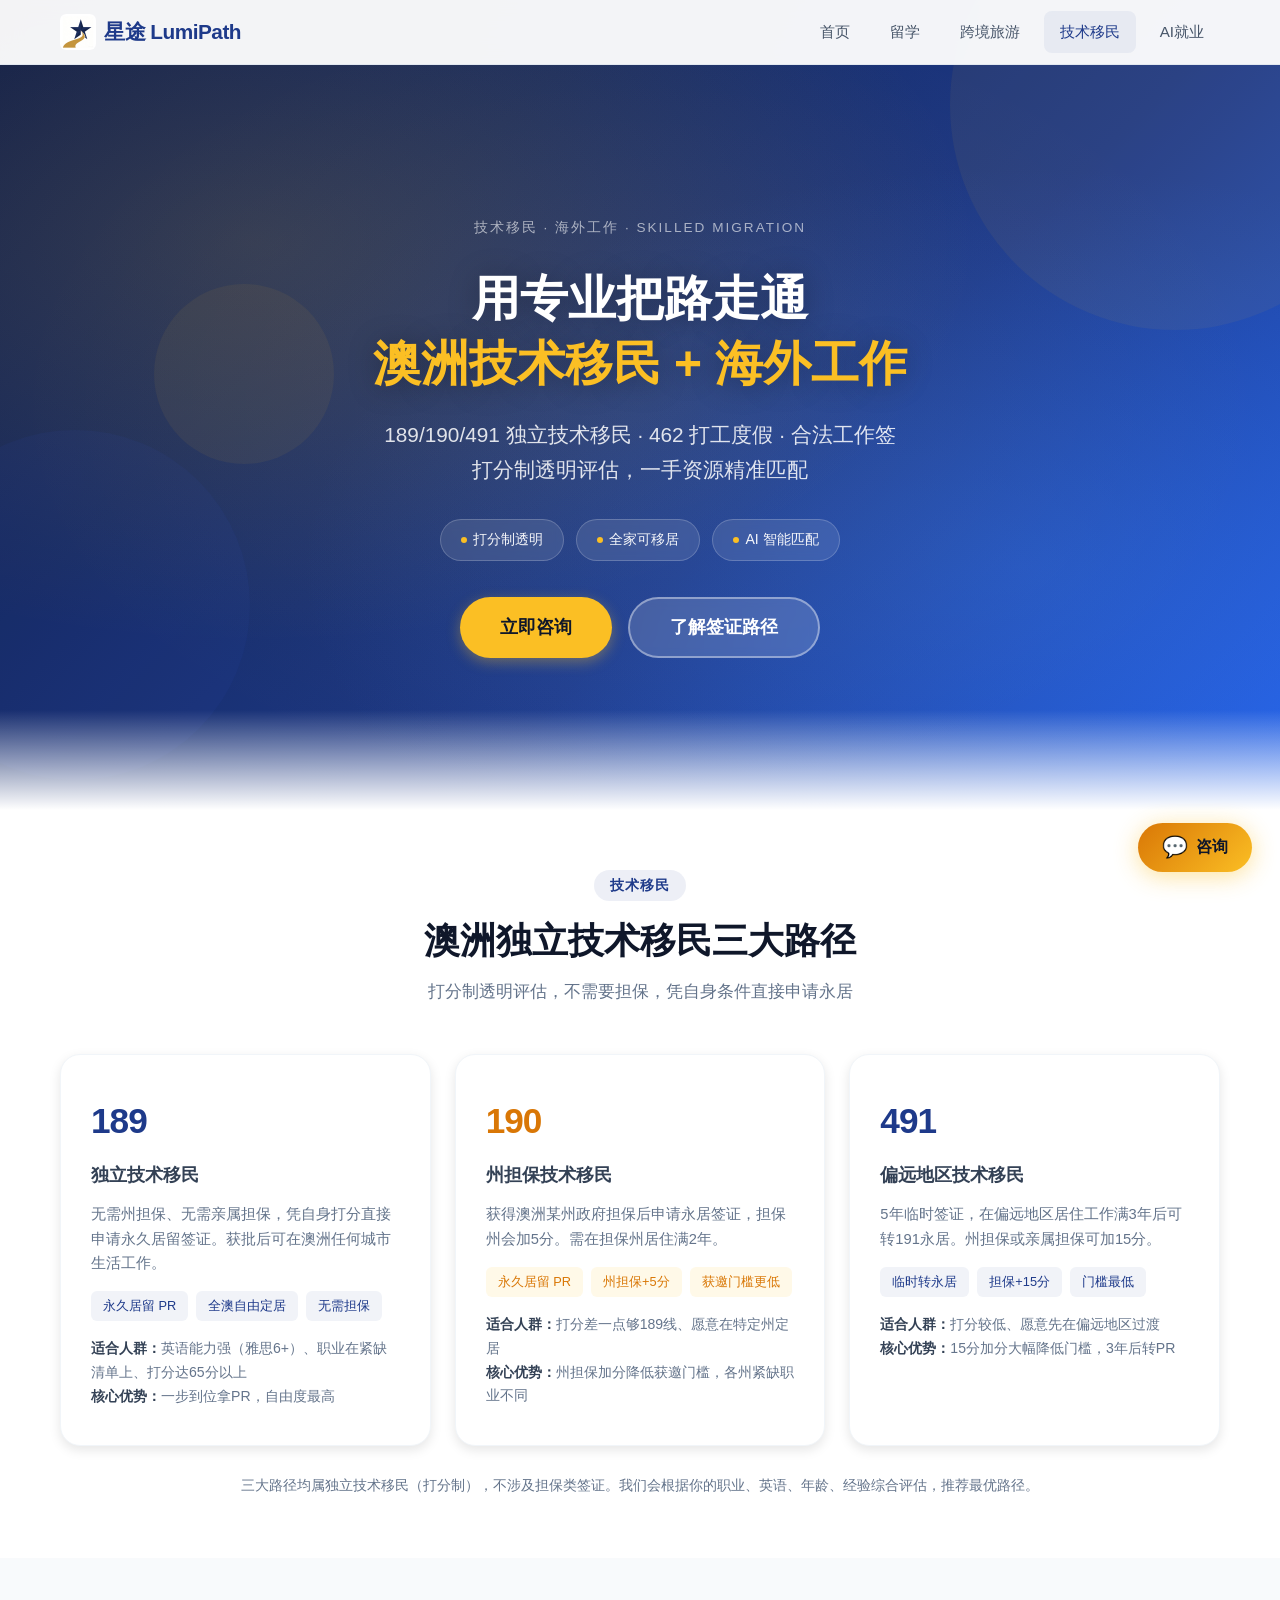
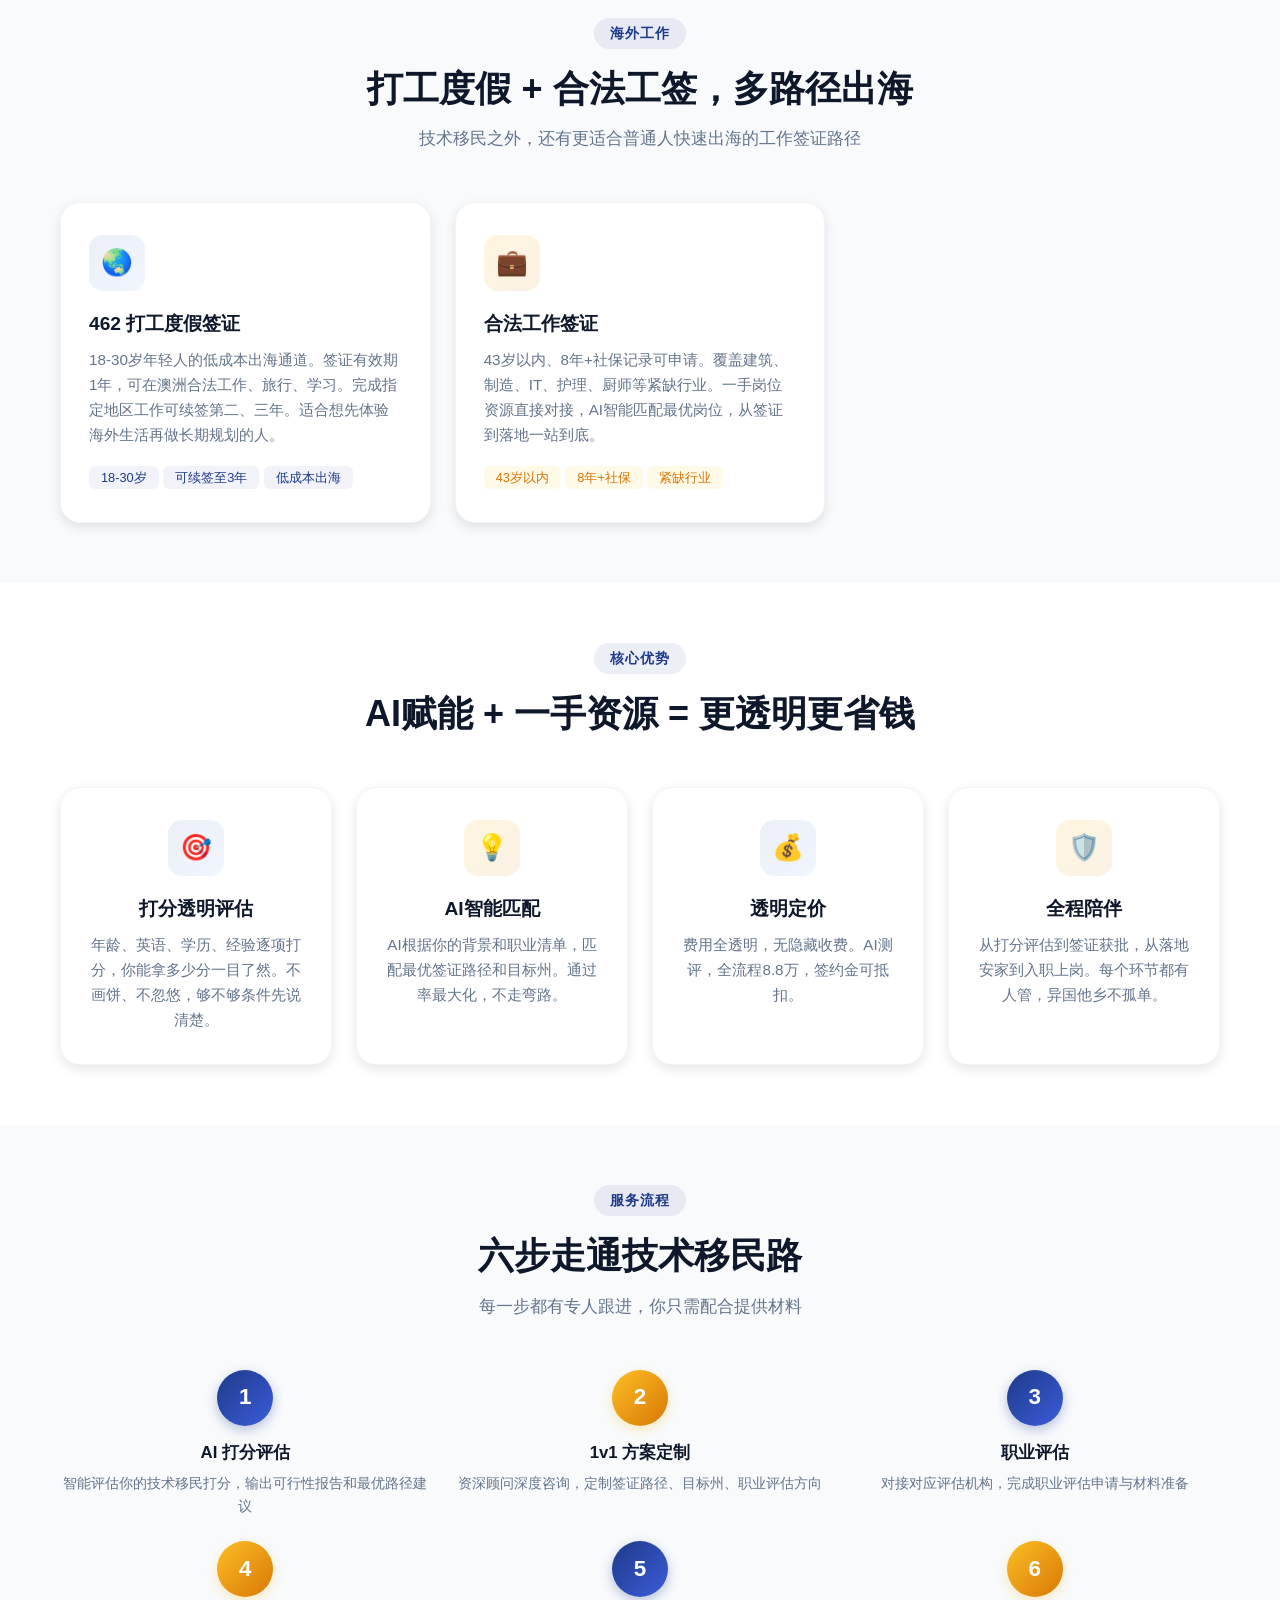
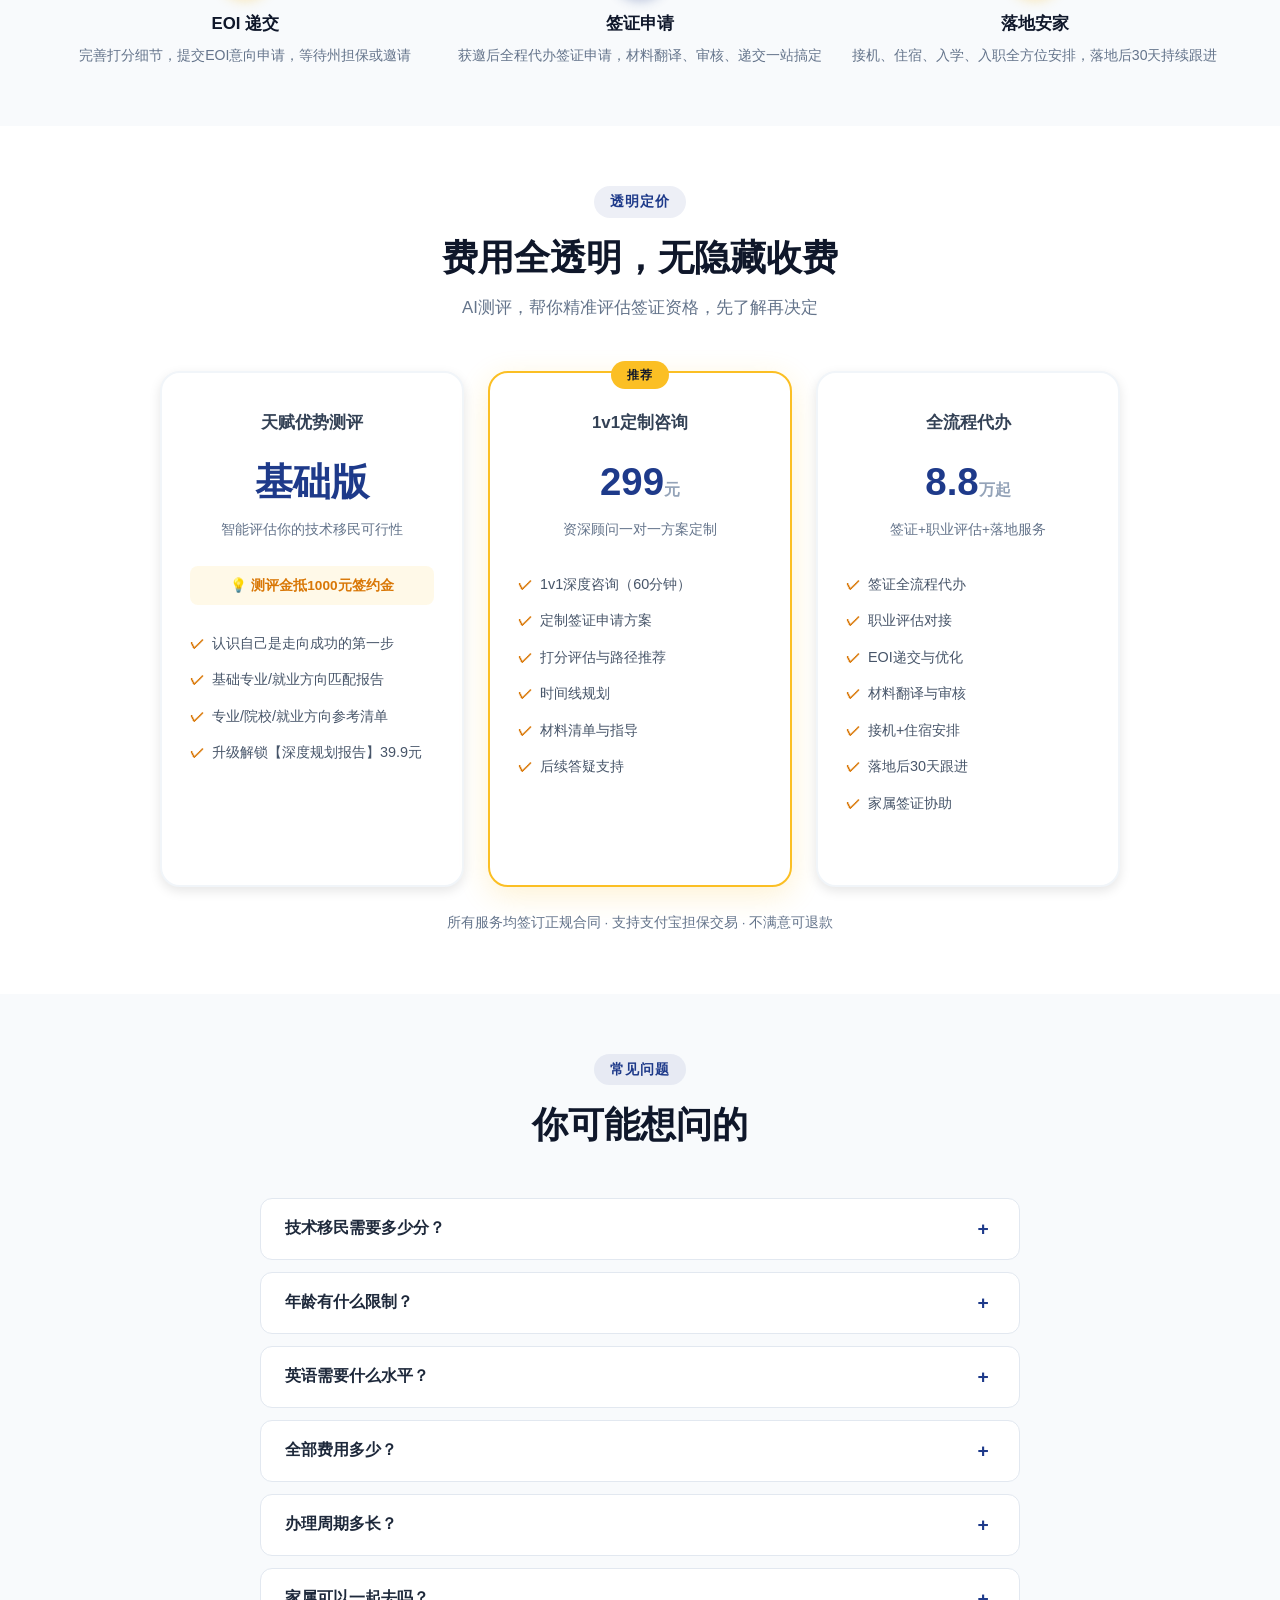
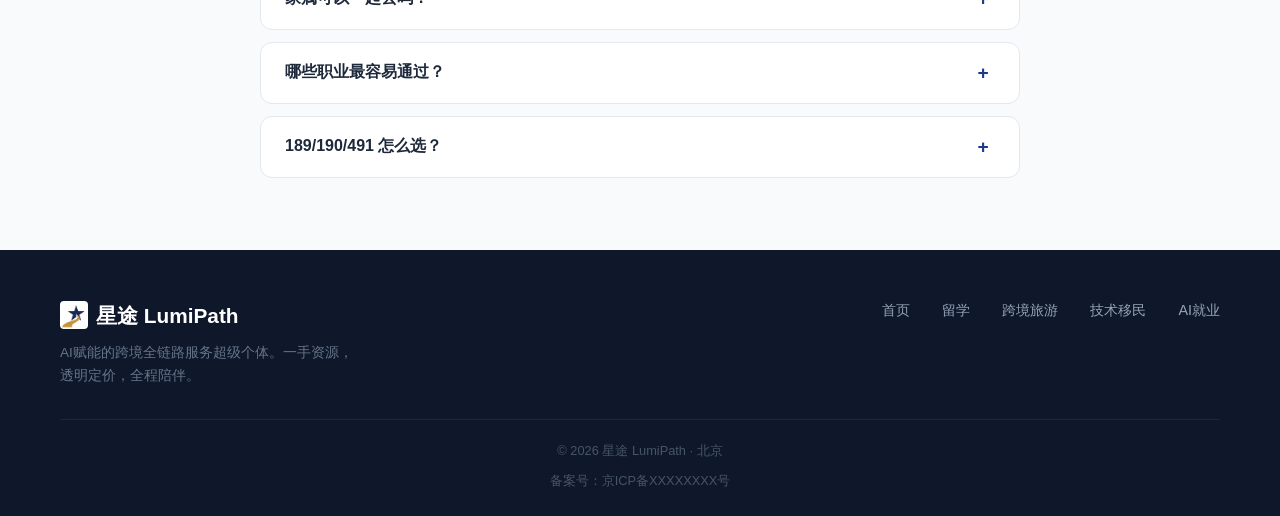
<file: workvisa/index.html>
<!DOCTYPE html>
<!-- CDN cache bust: 2026-08-03 00:25 -->
<html lang="zh-CN">
<head>
  <meta charset="UTF-8">
  <meta name="viewport" content="width=device-width, initial-scale=1.0, maximum-scale=5.0">
  <title>技术移民 & 海外工作 | 澳洲独立技术移民189/190/491 — 星途 LumiPath</title>
  <meta name="description" content="澳洲技术移民与海外工作一站式服务：189独立技术移民、190州担保、491偏远地区担保，打分制透明评估。43岁以内8年+社保可申请工作签，462打工度假签证。全流程代办8.8万。">
  <meta name="keywords" content="技术移民,澳洲技术移民,189签证,190签证,491签证,462打工度假,海外工作,出国务工,工作签证,星途 LumiPath">
  <meta property="og:title" content="技术移民 & 海外工作 — 用专业把路走通">
  <meta property="og:description" content="189/190/491独立技术移民 + 462打工度假 + 合法工作签">
  <link rel="canonical" href="https://lumipath.pages.dev/workvisa/">
  <link rel="stylesheet" href="../assets/css/style.css?v=20260805v19">
  <style>
    /* ===== workvisa 页面专属样式 ===== */
    .hero-wv {
      position: relative;
      min-height: 90vh;
      display: flex;
      align-items: center;
      justify-content: center;
      text-align: center;
      overflow: hidden;
      background: linear-gradient(135deg, #0a1a4a 0%, #152a63 30%, #1e3a8a 60%, #2563eb 100%);
      color: var(--white);
      padding-top: 64px;
    }
    .hero-wv::before {
      content: '';
      position: absolute; inset: 0;
      background: radial-gradient(ellipse at 20% 30%, rgba(251,191,36,.15) 0%, transparent 50%),
                  radial-gradient(ellipse at 80% 70%, rgba(59,130,246,.25) 0%, transparent 50%),
                  radial-gradient(ellipse at 50% 50%, rgba(251,191,36,.05) 0%, transparent 70%);
    }
    .hero-wv::after {
      content: '';
      position: absolute; bottom: 0; left: 0; right: 0; height: 100px;
      background: linear-gradient(to top, var(--white), transparent);
      pointer-events: none;
    }
    .hero-wv .hero-decoration { position: absolute; border-radius: 50%; opacity: .06; }
    .hero-wv .hero-decoration.d1 { width: 450px; height: 450px; background: var(--gold); top: -120px; right: -120px; animation: float 8s ease-in-out infinite; }
    .hero-wv .hero-decoration.d2 { width: 350px; height: 350px; background: var(--primary-light); bottom: 30px; left: -100px; animation: float 10s ease-in-out infinite reverse; }
    .hero-wv .hero-decoration.d3 { width: 180px; height: 180px; background: var(--gold); top: 35%; left: 12%; animation: float 6s ease-in-out infinite; }
    .hero-wv .hero-content { position: relative; z-index: 2; max-width: 860px; padding: 0 20px; }
    .hero-wv h1 { color: var(--white); margin-bottom: 20px; text-shadow: 0 2px 30px rgba(0,0,0,.3); }
    .hero-wv h1 .gold { color: var(--gold); }
    .hero-wv .hero-subtitle { font-size: clamp(1rem, 2.5vw, 1.3rem); color: rgba(255,255,255,.85); margin-bottom: 32px; line-height: 1.7; }
    .hero-wv .hero-badges { display: flex; gap: 12px; justify-content: center; flex-wrap: wrap; margin-bottom: 36px; }
    .hero-wv .hero-badge { display: inline-flex; align-items: center; gap: 6px; padding: 8px 20px; background: rgba(255,255,255,.1); border: 1px solid rgba(255,255,255,.2); border-radius: 50px; font-size: .88rem; color: rgba(255,255,255,.95); backdrop-filter: blur(4px); }
    .hero-wv .hero-badge .dot { width: 6px; height: 6px; border-radius: 50%; background: var(--gold); }
    .hero-wv .hero-tagline { color: rgba(255,255,255,.6); font-size: .85rem; margin-bottom: 28px; letter-spacing: 2px; }

    /* 签证路径卡片 */
    .visa-card {
      background: var(--white);
      border-radius: var(--radius-lg);
      padding: 36px 30px;
      box-shadow: var(--shadow-md);
      transition: all var(--transition);
      border: 1px solid var(--gray-100);
      position: relative;
      overflow: hidden;
    }
    .visa-card:hover { transform: translateY(-6px); box-shadow: var(--shadow-xl); border-color: var(--primary); }
    .visa-card .visa-code {
      display: inline-block;
      font-size: 2.2rem;
      font-weight: 900;
      color: var(--primary);
      margin-bottom: 8px;
      letter-spacing: -1px;
    }
    .visa-card.gold-accent .visa-code { color: var(--gold-dark); }
    .visa-card .visa-name { font-size: 1.15rem; font-weight: 700; margin-bottom: 12px; color: var(--gray-700); }
    .visa-card .visa-desc { color: var(--gray-500); font-size: .92rem; line-height: 1.65; margin-bottom: 16px; }
    .visa-card .visa-tags { display: flex; gap: 8px; flex-wrap: wrap; margin-bottom: 16px; }
    .visa-card .visa-tag { padding: 4px 12px; background: rgba(30,58,138,.06); color: var(--primary); border-radius: 6px; font-size: .8rem; font-weight: 500; }
    .visa-card.gold-accent .visa-tag { background: rgba(251,191,36,.1); color: var(--gold-dark); }
    .visa-card .visa-detail { font-size: .88rem; color: var(--gray-500); line-height: 1.7; }
    .visa-card .visa-detail strong { color: var(--gray-700); }

    /* 流程步骤 */
    .process-step {
      text-align: center;
      position: relative;
    }
    .process-step .step-num {
      width: 56px; height: 56px;
      border-radius: 50%;
      background: linear-gradient(135deg, var(--primary), var(--primary-light));
      color: var(--white);
      display: flex; align-items: center; justify-content: center;
      font-size: 1.4rem; font-weight: 900;
      margin: 0 auto 16px;
      box-shadow: 0 4px 12px rgba(30,58,138,.3);
    }
    .process-step .step-num.gold { background: linear-gradient(135deg, var(--gold), var(--gold-dark)); box-shadow: 0 4px 12px rgba(251,191,36,.3); }
    .process-step h4 { margin-bottom: 8px; font-size: 1.05rem; }
    .process-step p { color: var(--gray-500); font-size: .88rem; line-height: 1.6; }

    /* fade-in-up */
    .fade-in-up { opacity: 0; transform: translateY(20px); transition: opacity .6s ease, transform .6s ease; }
    .fade-in-up.visible { opacity: 1; transform: translateY(0); }
    .delay-1 { transition-delay: .1s; }
    .delay-2 { transition-delay: .2s; }
    .delay-3 { transition-delay: .3s; }
  </style>
</head>
<body>

  <!-- ===== Navbar ===== -->
  <nav class="navbar">
    <div class="navbar-inner">
      <a href="../index.html" class="navbar-brand">
        <img src="../assets/images/logo.png" alt="星途 LumiPath" class="logo-img">
        <span>星途 LumiPath</span>
      </a>
      <div class="navbar-menu">
        <a href="../index.html">首页</a>
        <a href="../study/index.html">留学</a>
        <a href="../travel/index.html">跨境旅游</a>
        <a href="index.html" class="active">技术移民</a>
        <a href="../consult/index.html">AI就业</a>
      </div>
      <button class="navbar-toggle" aria-label="菜单">
        <span></span><span></span><span></span>
      </button>
    </div>
  </nav>

  <!-- ===== Hero ===== -->
  <section class="hero-wv" id="hero">
    <div class="hero-decoration d1"></div>
    <div class="hero-decoration d2"></div>
    <div class="hero-decoration d3"></div>
    <div class="hero-content">
      <p class="hero-tagline">技术移民 · 海外工作 · SKILLED MIGRATION</p>
      <h1>用专业把路走通<br><span class="gold">澳洲技术移民 + 海外工作</span></h1>
      <p class="hero-subtitle">189/190/491 独立技术移民 · 462 打工度假 · 合法工作签<br>打分制透明评估，一手资源精准匹配</p>
      <div class="hero-badges">
        <span class="hero-badge"><span class="dot"></span> 打分制透明</span>
        <span class="hero-badge"><span class="dot"></span> 全家可移居</span>
        <span class="hero-badge"><span class="dot"></span> AI 智能匹配</span>
      </div>
      <div class="btn-group">
        <button class="btn btn-primary btn-lg" data-action="consult">立即咨询</button>
        <a href="#immigration" class="btn btn-ghost btn-lg">了解签证路径</a>
      </div>
    </div>
  </section>

  <!-- ===== 技术移民签证路径 ===== -->
  <section class="section" id="immigration">
    <div class="container">
      <div class="section-title fade-in-up">
        <span class="tag">技术移民</span>
        <h2>澳洲独立技术移民三大路径</h2>
        <p class="subtitle">打分制透明评估，不需要担保，凭自身条件直接申请永居</p>
      </div>
      <div class="cards-grid cols-3">
        <div class="visa-card fade-in-up">
          <div class="visa-code">189</div>
          <div class="visa-name">独立技术移民</div>
          <p class="visa-desc">无需州担保、无需亲属担保，凭自身打分直接申请永久居留签证。获批后可在澳洲任何城市生活工作。</p>
          <div class="visa-tags">
            <span class="visa-tag">永久居留 PR</span>
            <span class="visa-tag">全澳自由定居</span>
            <span class="visa-tag">无需担保</span>
          </div>
          <div class="visa-detail">
            <strong>适合人群：</strong>英语能力强（雅思6+）、职业在紧缺清单上、打分达65分以上<br>
            <strong>核心优势：</strong>一步到位拿PR，自由度最高
          </div>
        </div>
        <div class="visa-card gold-accent fade-in-up delay-1">
          <div class="visa-code">190</div>
          <div class="visa-name">州担保技术移民</div>
          <p class="visa-desc">获得澳洲某州政府担保后申请永居签证，担保州会加5分。需在担保州居住满2年。</p>
          <div class="visa-tags">
            <span class="visa-tag">永久居留 PR</span>
            <span class="visa-tag">州担保+5分</span>
            <span class="visa-tag">获邀门槛更低</span>
          </div>
          <div class="visa-detail">
            <strong>适合人群：</strong>打分差一点够189线、愿意在特定州定居<br>
            <strong>核心优势：</strong>州担保加分降低获邀门槛，各州紧缺职业不同
          </div>
        </div>
        <div class="visa-card fade-in-up delay-2">
          <div class="visa-code">491</div>
          <div class="visa-name">偏远地区技术移民</div>
          <p class="visa-desc">5年临时签证，在偏远地区居住工作满3年后可转191永居。州担保或亲属担保可加15分。</p>
          <div class="visa-tags">
            <span class="visa-tag">临时转永居</span>
            <span class="visa-tag">担保+15分</span>
            <span class="visa-tag">门槛最低</span>
          </div>
          <div class="visa-detail">
            <strong>适合人群：</strong>打分较低、愿意先在偏远地区过渡<br>
            <strong>核心优势：</strong>15分加分大幅降低门槛，3年后转PR
          </div>
        </div>
      </div>
      <p class="text-center fade-in-up" style="margin-top:28px;color:var(--gray-500);font-size:.88rem">三大路径均属独立技术移民（打分制），不涉及担保类签证。我们会根据你的职业、英语、年龄、经验综合评估，推荐最优路径。</p>
    </div>
  </section>

  <!-- ===== 海外工作签证 ===== -->
  <section class="section bg-light" id="work-visa">
    <div class="container">
      <div class="section-title fade-in-up">
        <span class="tag">海外工作</span>
        <h2>打工度假 + 合法工签，多路径出海</h2>
        <p class="subtitle">技术移民之外，还有更适合普通人快速出海的工作签证路径</p>
      </div>
      <div class="cards-grid cols-2">
        <div class="card fade-in-up">
          <div class="card-icon" style="margin-bottom:20px">🌏</div>
          <h3>462 打工度假签证</h3>
          <p>18-30岁年轻人的低成本出海通道。签证有效期1年，可在澳洲合法工作、旅行、学习。完成指定地区工作可续签第二、三年。适合想先体验海外生活再做长期规划的人。</p>
          <div class="visa-tags" style="margin-top:16px">
            <span class="visa-tag" style="padding:4px 12px;background:rgba(30,58,138,.06);color:var(--primary);border-radius:6px;font-size:.8rem;font-weight:500">18-30岁</span>
            <span class="visa-tag" style="padding:4px 12px;background:rgba(30,58,138,.06);color:var(--primary);border-radius:6px;font-size:.8rem;font-weight:500">可续签至3年</span>
            <span class="visa-tag" style="padding:4px 12px;background:rgba(30,58,138,.06);color:var(--primary);border-radius:6px;font-size:.8rem;font-weight:500">低成本出海</span>
          </div>
        </div>
        <div class="card fade-in-up delay-1">
          <div class="card-icon gold" style="margin-bottom:20px">💼</div>
          <h3>合法工作签证</h3>
          <p>43岁以内、8年+社保记录可申请。覆盖建筑、制造、IT、护理、厨师等紧缺行业。一手岗位资源直接对接，AI智能匹配最优岗位，从签证到落地一站到底。</p>
          <div class="visa-tags" style="margin-top:16px">
            <span class="visa-tag" style="padding:4px 12px;background:rgba(251,191,36,.1);color:var(--gold-dark);border-radius:6px;font-size:.8rem;font-weight:500">43岁以内</span>
            <span class="visa-tag" style="padding:4px 12px;background:rgba(251,191,36,.1);color:var(--gold-dark);border-radius:6px;font-size:.8rem;font-weight:500">8年+社保</span>
            <span class="visa-tag" style="padding:4px 12px;background:rgba(251,191,36,.1);color:var(--gold-dark);border-radius:6px;font-size:.8rem;font-weight:500">紧缺行业</span>
          </div>
        </div>
      </div>
    </div>
  </section>

  <!-- ===== 核心优势 ===== -->
  <section class="section" id="advantages">
    <div class="container">
      <div class="section-title fade-in-up">
        <span class="tag">核心优势</span>
        <h2>AI赋能 + 一手资源 = 更透明更省钱</h2>
      </div>
      <div class="cards-grid cols-4">
        <div class="card fade-in-up text-center">
          <div class="card-icon" style="margin:0 auto 20px">🎯</div>
          <h3>打分透明评估</h3>
          <p>年龄、英语、学历、经验逐项打分，你能拿多少分一目了然。不画饼、不忽悠，够不够条件先说清楚。</p>
        </div>
        <div class="card fade-in-up delay-1 text-center">
          <div class="card-icon gold" style="margin:0 auto 20px">💡</div>
          <h3>AI智能匹配</h3>
          <p>AI根据你的背景和职业清单，匹配最优签证路径和目标州。通过率最大化，不走弯路。</p>
        </div>
        <div class="card fade-in-up delay-2 text-center">
          <div class="card-icon" style="margin:0 auto 20px">💰</div>
          <h3>透明定价</h3>
          <p>费用全透明，无隐藏收费。AI测评，全流程8.8万，签约金可抵扣。</p>
        </div>
        <div class="card fade-in-up delay-3 text-center">
          <div class="card-icon gold" style="margin:0 auto 20px">🛡️</div>
          <h3>全程陪伴</h3>
          <p>从打分评估到签证获批，从落地安家到入职上岗。每个环节都有人管，异国他乡不孤单。</p>
        </div>
      </div>
    </div>
  </section>

  <!-- ===== 服务流程 ===== -->
  <section class="section bg-light" id="process">
    <div class="container">
      <div class="section-title fade-in-up">
        <span class="tag">服务流程</span>
        <h2>六步走通技术移民路</h2>
        <p class="subtitle">每一步都有专人跟进，你只需配合提供材料</p>
      </div>
      <div class="cards-grid cols-3">
        <div class="process-step fade-in-up">
          <div class="step-num">1</div>
          <h4>AI 打分评估</h4>
          <p>智能评估你的技术移民打分，输出可行性报告和最优路径建议</p>
        </div>
        <div class="process-step fade-in-up delay-1">
          <div class="step-num gold">2</div>
          <h4>1v1 方案定制</h4>
          <p>资深顾问深度咨询，定制签证路径、目标州、职业评估方向</p>
        </div>
        <div class="process-step fade-in-up delay-2">
          <div class="step-num">3</div>
          <h4>职业评估</h4>
          <p>对接对应评估机构，完成职业评估申请与材料准备</p>
        </div>
        <div class="process-step fade-in-up delay-1">
          <div class="step-num gold">4</div>
          <h4>EOI 递交</h4>
          <p>完善打分细节，提交EOI意向申请，等待州担保或邀请</p>
        </div>
        <div class="process-step fade-in-up delay-2">
          <div class="step-num">5</div>
          <h4>签证申请</h4>
          <p>获邀后全程代办签证申请，材料翻译、审核、递交一站搞定</p>
        </div>
        <div class="process-step fade-in-up delay-3">
          <div class="step-num gold">6</div>
          <h4>落地安家</h4>
          <p>接机、住宿、入学、入职全方位安排，落地后30天持续跟进</p>
        </div>
      </div>
    </div>
  </section>

  <!-- ===== 透明定价 ===== -->
  <section class="section" id="pricing">
    <div class="container">
      <div class="section-title fade-in-up">
        <span class="tag">透明定价</span>
        <h2>费用全透明，无隐藏收费</h2>
        <p class="subtitle">AI测评，帮你精准评估签证资格，先了解再决定</p>
      </div>
      <div class="pricing-grid">
        <div class="pricing-card fade-in-up">
          <div class="price-name">天赋优势测评</div>
          <div class="price-amount">基础版<span class="unit"></span></div>
          <div class="price-desc">智能评估你的技术移民可行性</div>
          <div class="price-highlight">💡 测评金抵1000元签约金</div>
          <ul class="price-features">
            <li>认识自己是走向成功的第一步</li>
            <li>基础专业/就业方向匹配报告</li>
            <li>专业/院校/就业方向参考清单</li>
            <li>升级解锁【深度规划报告】39.9元</li>
          </ul>
        </div>
        <div class="pricing-card featured fade-in-up delay-1">
          <div class="price-tag">推荐</div>
          <div class="price-name">1v1定制咨询</div>
          <div class="price-amount">299<span class="unit">元</span></div>
          <div class="price-desc">资深顾问一对一方案定制</div>
          <ul class="price-features">
            <li>1v1深度咨询（60分钟）</li>
            <li>定制签证申请方案</li>
            <li>打分评估与路径推荐</li>
            <li>时间线规划</li>
            <li>材料清单与指导</li>
            <li>后续答疑支持</li>
          </ul>
        </div>
        <div class="pricing-card fade-in-up delay-2">
          <div class="price-name">全流程代办</div>
          <div class="price-amount">8.8<span class="unit">万起</span></div>
          <div class="price-desc">签证+职业评估+落地服务</div>
          <ul class="price-features">
            <li>签证全流程代办</li>
            <li>职业评估对接</li>
            <li>EOI递交与优化</li>
            <li>材料翻译与审核</li>
            <li>接机+住宿安排</li>
            <li>落地后30天跟进</li>
            <li>家属签证协助</li>
          </ul>
        </div>
      </div>
      <p class="text-center fade-in-up" style="margin-top:24px;color:var(--gray-500);font-size:.85rem">所有服务均签订正规合同 · 支持支付宝担保交易 · 不满意可退款</p>
    </div>
  </section>

  <!-- ===== FAQ ===== -->
  <section class="section bg-light" id="faq">
    <div class="container">
      <div class="section-title fade-in-up">
        <span class="tag">常见问题</span>
        <h2>你可能想问的</h2>
      </div>
      <div class="faq-list fade-in-up">
        <div class="faq-item">
          <button class="faq-question">
            <span>技术移民需要多少分？</span>
            <span class="faq-icon">+</span>
          </button>
          <div class="faq-answer">
            <div class="faq-answer-inner">189独立技术移民最低65分，190州担保因有5分加分门槛相对降低，491偏远地区有15分加分门槛最低。打分维度包括年龄、英语、学历、工作经验、澳洲学习经历等。我们会帮你逐项评估，告诉你目前能拿多少分、还差多少分。</div>
          </div>
        </div>
        <div class="faq-item">
          <button class="faq-question">
            <span>年龄有什么限制？</span>
            <span class="faq-icon">+</span>
          </button>
          <div class="faq-answer">
            <div class="faq-answer-inner">技术移民打分中25-32岁是最高分档（30分），45岁为打分上限。工作签证43岁以内是最佳申请年龄。建议尽早规划，年龄越小通过率越高、可选路径越多。</div>
          </div>
        </div>
        <div class="faq-item">
          <button class="faq-question">
            <span>英语需要什么水平？</span>
            <span class="faq-icon">+</span>
          </button>
          <div class="faq-answer">
            <div class="faq-answer-inner">技术移民一般要求雅思6分以上（各单项不低于6），分数越高加分越多。对于英语基础薄弱的申请人，我们提供培训建议和学习规划。部分工作签证岗位无英语要求或有较低要求。</div>
          </div>
        </div>
        <div class="faq-item">
          <button class="faq-question">
            <span>全部费用多少？</span>
            <span class="faq-icon">+</span>
          </button>
          <div class="faq-answer">
            <div class="faq-answer-inner">AI测评，299元1v1定制咨询，全流程代办8.8万元起。费用全透明，无隐藏收费。相比传统中介动辄15万+，我们靠AI降本和一手资源，价格更优。</div>
          </div>
        </div>
        <div class="faq-item">
          <button class="faq-question">
            <span>办理周期多长？</span>
            <span class="faq-icon">+</span>
          </button>
          <div class="faq-answer">
            <div class="faq-answer-inner">技术移民从职业评估到签证获批一般6-12个月，视签证类型和个人情况而定。工作签证一般3-6个月。我们会为你制定详细时间线，全程跟进进度。</div>
          </div>
        </div>
        <div class="faq-item">
          <button class="faq-question">
            <span>家属可以一起去吗？</span>
            <span class="faq-icon">+</span>
          </button>
          <div class="faq-answer">
            <div class="faq-answer-inner">可以。技术移民PR获批后，配偶和未成年子女可申请陪同签证，在澳洲合法居住。子女可入读当地学校，配偶可合法工作。工作签证主签获批后同样可申请家属陪同。</div>
          </div>
        </div>
        <div class="faq-item">
          <button class="faq-question">
            <span>哪些职业最容易通过？</span>
            <span class="faq-icon">+</span>
          </button>
          <div class="faq-answer">
            <div class="faq-answer-inner">IT、工程、护理、医疗、教育、技工类职业长期在紧缺清单上，通过率最高。澳洲每年更新紧缺职业列表（MLTSSL/STSOL），我们会帮你查最新列表，看你的职业是否在列。</div>
          </div>
        </div>
        <div class="faq-item">
          <button class="faq-question">
            <span>189/190/491 怎么选？</span>
            <span class="faq-icon">+</span>
          </button>
          <div class="faq-answer">
            <div class="faq-answer-inner">打分够且职业在MLTSSL清单 → 优先189（自由度最高）；打分差一点 → 190州担保（+5分降低门槛）；打分较低或职业仅在偏远地区清单 → 491（+15分门槛最低，3年后转PR）。我们会根据你的具体情况综合分析推荐。</div>
          </div>
        </div>
      </div>
    </div>
  </section>

  <!-- ===== Footer ===== -->
  <footer class="footer">
    <div class="container">
      <div class="footer-content">
        <div class="footer-brand">
          <div class="footer-logo"><img src="../assets/images/logo.png" alt="星途 LumiPath" class="footer-logo-img"> 星途 LumiPath</div>
          <p>AI赋能的跨境全链路服务超级个体。一手资源，透明定价，全程陪伴。</p>
        </div>
        <div class="footer-links">
          <a href="../index.html">首页</a>
          <a href="../study/index.html">留学</a>
          <a href="../travel/index.html">跨境旅游</a>
          <a href="index.html">技术移民</a>
          <a href="javascript:void(0)" data-action="consult">AI就业</a>
        </div>
      </div>
      <div class="footer-bottom">
        <p>© 2026 星途 LumiPath · 北京</p>
        <p class="icp">备案号：京ICP备XXXXXXXX号</p>
      </div>
    </div>
  </footer>

  <!-- ===== Floating Consult Button ===== -->
  <button class="float-consult" data-action="consult" title="在线咨询">
    <span class="float-consult-icon">💬</span>
    <span>咨询</span>
  </button>

  <!-- ===== Payment Modal ===== -->
  <div class="overlay" id="payment-modal">
    <div class="modal">
      <button class="modal-close" aria-label="关闭">✕</button>
      <h3>扫码付款</h3>
      <p class="modal-desc">支持支付宝扫码支付</p>
      <img src="../assets/images/payment-qr.png" alt="收款二维码" class="qr-img">
      <p class="qr-tip">电脑端：打开支付宝扫码付款<br>手机端：长按识别二维码付款</p>
    </div>
  </div>

  <script src="../assets/js/main.js?v=20260805v19"></script>
  <script src="../assets/js/agent-routing.js?v=20260805v19"></script>
  <script src="../assets/js/chat-widget.js?v=20260805v19"></script>
<!-- CDN cache refresh 2026-08-03 00:30 -->
<!-- 8/3 12:50 redeploy -->
<!-- 8/3 13:20 pricing no btn -->
<!-- 8/3 13:35 hero cards v6 -->
</body>
</html>
</file>
<file: assets/css/style.css>
/* ============================================
   星途 LumiPath · 独立站矩阵 · 共享样式
   配色：深蓝(#1e3a8a) + 金色(#fbbf24) + 白色底
   ============================================ */

/* ===== Reset & Base ===== */
*, *::before, *::after {
  margin: 0;
  padding: 0;
  box-sizing: border-box;
}

:root {
  --primary: #1e3a8a;
  --primary-light: #3b5cd9;
  --primary-dark: #152a63;
  --gold: #fbbf24;
  --gold-dark: #d97706;
  --white: #ffffff;
  --gray-50: #f8fafc;
  --gray-100: #f1f5f9;
  --gray-200: #e2e8f0;
  --gray-300: #cbd5e1;
  --gray-400: #94a3b8;
  --gray-500: #64748b;
  --gray-600: #475569;
  --gray-700: #334155;
  --gray-800: #1e293b;
  --gray-900: #0f172a;
  --shadow-sm: 0 1px 3px rgba(0,0,0,.08);
  --shadow-md: 0 4px 12px rgba(0,0,0,.1);
  --shadow-lg: 0 8px 30px rgba(0,0,0,.12);
  --shadow-xl: 0 20px 60px rgba(0,0,0,.15);
  --radius: 12px;
  --radius-lg: 20px;
  --max-width: 1200px;
  --transition: .3s cubic-bezier(.4,0,.2,1);
}

html {
  scroll-behavior: smooth;
  font-size: 16px;
  -webkit-text-size-adjust: 100%;
}

body {
  font-family: -apple-system, BlinkMacSystemFont, "Segoe UI", "PingFang SC", "Hiragino Sans GB", "Microsoft YaHei", "Helvetica Neue", Helvetica, Arial, sans-serif;
  color: var(--gray-700);
  line-height: 1.7;
  background: var(--white);
  overflow-x: hidden;
  -webkit-font-smoothing: antialiased;
  -moz-osx-font-smoothing: grayscale;
}

h1, h2, h3, h4, h5, h6 {
  font-weight: 700;
  line-height: 1.35;
  color: var(--gray-900);
}

h1 { font-size: clamp(1.75rem, 5vw, 3rem); }
h2 { font-size: clamp(1.5rem, 3.5vw, 2.25rem); }
h3 { font-size: clamp(1.2rem, 2.5vw, 1.6rem); }

a { color: var(--primary); text-decoration: none; transition: color var(--transition); }
a:hover { color: var(--gold-dark); }

img { max-width: 100%; height: auto; display: block; }

ul, ol { list-style: none; }

/* ===== Layout ===== */
.container {
  width: 100%;
  max-width: var(--max-width);
  margin: 0 auto;
  padding: 0 20px;
}

.section {
  padding: 60px 0;
}

.section-lg {
  padding: 80px 0;
}

.section-title {
  text-align: center;
  margin-bottom: 48px;
}

.section-title h2 {
  margin-bottom: 12px;
}

.section-title .subtitle {
  font-size: 1.05rem;
  color: var(--gray-500);
  max-width: 640px;
  margin: 0 auto;
}

.section-title .tag {
  display: inline-block;
  padding: 4px 16px;
  background: rgba(30,58,138,.08);
  color: var(--primary);
  border-radius: 20px;
  font-size: .85rem;
  font-weight: 600;
  margin-bottom: 16px;
  letter-spacing: 1px;
}

/* ===== Buttons ===== */
.btn {
  display: inline-flex;
  align-items: center;
  justify-content: center;
  gap: 8px;
  padding: 12px 28px;
  border: none;
  border-radius: 50px;
  font-size: 1rem;
  font-weight: 600;
  cursor: pointer;
  transition: all var(--transition);
  text-decoration: none;
  white-space: nowrap;
  line-height: 1.4;
}

.btn-primary {
  background: var(--gold);
  color: var(--gray-900);
  box-shadow: 0 4px 14px rgba(251,191,36,.35);
}
.btn-primary:hover {
  background: var(--gold-dark);
  color: var(--white);
  transform: translateY(-2px);
  box-shadow: 0 6px 20px rgba(217,119,6,.4);
}

.btn-secondary {
  background: var(--white);
  color: var(--primary);
  border: 2px solid var(--primary);
}
.btn-secondary:hover {
  background: var(--primary);
  color: var(--white);
  transform: translateY(-2px);
}

.btn-ghost {
  background: rgba(255,255,255,.15);
  color: var(--white);
  border: 2px solid rgba(255,255,255,.4);
  backdrop-filter: blur(4px);
}
.btn-ghost:hover {
  background: rgba(255,255,255,.25);
  border-color: rgba(255,255,255,.7);
}

.btn-lg { padding: 16px 40px; font-size: 1.1rem; }
.btn-sm { padding: 8px 20px; font-size: .9rem; }

.price-tag-inline {
  display: inline-block;
  background: var(--gray-900);
  color: var(--gold);
  font-weight: 800;
  padding: 2px 10px;
  border-radius: 6px;
  font-size: 1rem;
  margin-left: 4px;
}

.btn-group {
  display: flex;
  gap: 16px;
  flex-wrap: wrap;
  justify-content: center;
}

/* ===== Navbar ===== */
.navbar {
  position: fixed;
  top: 0;
  left: 0;
  width: 100%;
  z-index: 1000;
  background: rgba(255,255,255,.95);
  backdrop-filter: blur(12px);
  border-bottom: 1px solid var(--gray-200);
  transition: box-shadow var(--transition);
}

.navbar.scrolled {
  box-shadow: var(--shadow-md);
}

.navbar-inner {
  display: flex;
  align-items: center;
  justify-content: space-between;
  height: 64px;
  max-width: var(--max-width);
  margin: 0 auto;
  padding: 0 20px;
}

.navbar-brand {
  display: flex;
  align-items: center;
  gap: 8px;
  font-size: 1.3rem;
  font-weight: 800;
  color: var(--primary);
  letter-spacing: -0.5px;
}

.navbar-brand .logo-img {
  width: 36px;
  height: 36px;
  object-fit: contain;
  border-radius: 6px;
  display: block;
  flex-shrink: 0;
}

.navbar-brand .logo-icon {
  width: 36px;
  height: 36px;
  background: linear-gradient(135deg, var(--primary), var(--primary-light));
  border-radius: 10px;
  display: flex;
  align-items: center;
  justify-content: center;
  color: var(--gold);
  font-size: 1.1rem;
  font-weight: 900;
  flex-shrink: 0;
}

.navbar-menu {
  display: flex;
  align-items: center;
  gap: 8px;
}

.navbar-menu a {
  padding: 8px 16px;
  color: var(--gray-600);
  font-weight: 500;
  font-size: .95rem;
  border-radius: 8px;
  transition: all var(--transition);
}

.navbar-menu a:hover,
.navbar-menu a.active {
  color: var(--primary);
  background: rgba(30,58,138,.06);
}

.navbar-cta {
  margin-left: 8px;
}

.navbar-toggle {
  display: none;
  flex-direction: column;
  gap: 5px;
  cursor: pointer;
  padding: 8px;
  background: none;
  border: none;
}

.navbar-toggle span {
  width: 24px;
  height: 2.5px;
  background: var(--primary);
  border-radius: 2px;
  transition: all var(--transition);
}

.navbar-toggle.active span:nth-child(1) { transform: rotate(45deg) translate(6px, 6px); }
.navbar-toggle.active span:nth-child(2) { opacity: 0; }
.navbar-toggle.active span:nth-child(3) { transform: rotate(-45deg) translate(6px, -6px); }

/* ===== Hero ===== */
.hero {
  position: relative;
  min-height: 100vh;
  display: flex;
  align-items: center;
  justify-content: center;
  text-align: center;
  overflow: hidden;
  background: linear-gradient(135deg, #152a63 0%, #1e3a8a 40%, #2563eb 100%);
  color: var(--white);
  padding-top: 64px;
}

.hero::before {
  content: '';
  position: absolute;
  inset: 0;
  background: radial-gradient(ellipse at 20% 30%, rgba(251,191,36,.12) 0%, transparent 50%),
              radial-gradient(ellipse at 80% 70%, rgba(59,130,246,.2) 0%, transparent 50%);
}

.hero::after {
  content: '';
  position: absolute;
  bottom: 0;
  left: 0;
  right: 0;
  height: 120px;
  background: linear-gradient(to top, var(--white), transparent);
  pointer-events: none;
}

.hero-decoration {
  position: absolute;
  border-radius: 50%;
  opacity: .08;
}

.hero-decoration.d1 {
  width: 400px; height: 400px;
  background: var(--gold);
  top: -100px; right: -100px;
  animation: float 8s ease-in-out infinite;
}
.hero-decoration.d2 {
  width: 300px; height: 300px;
  background: var(--primary-light);
  bottom: 50px; left: -80px;
  animation: float 10s ease-in-out infinite reverse;
}
.hero-decoration.d3 {
  width: 150px; height: 150px;
  background: var(--gold);
  top: 40%; left: 15%;
  animation: float 6s ease-in-out infinite;
}

@keyframes float {
  0%, 100% { transform: translateY(0) scale(1); }
  50% { transform: translateY(-30px) scale(1.05); }
}

.hero-content {
  position: relative;
  z-index: 2;
  max-width: 800px;
  padding: 0 20px;
}

.hero h1 {
  color: var(--white);
  margin-bottom: 20px;
  text-shadow: 0 2px 20px rgba(0,0,0,.2);
}

.hero h1 .gold {
  color: var(--gold);
}

.hero .hero-subtitle {
  font-size: clamp(1rem, 2.5vw, 1.35rem);
  color: rgba(255,255,255,.85);
  margin-bottom: 36px;
  line-height: 1.6;
}

.hero .hero-tag {
  display: inline-block;
  padding: 6px 16px;
  background: rgba(251,191,36,.15);
  border: 1px solid rgba(251,191,36,.3);
  border-radius: 50px;
  font-size: .85rem;
  color: var(--gold);
  margin-bottom: 20px;
  font-weight: 600;
}

.hero .hero-badges {
  display: flex;
  gap: 12px;
  justify-content: center;
  flex-wrap: wrap;
  margin-bottom: 36px;
}

.hero-badge {
  display: inline-flex;
  align-items: center;
  gap: 6px;
  padding: 6px 16px;
  background: rgba(255,255,255,.12);
  border: 1px solid rgba(255,255,255,.2);
  border-radius: 50px;
  font-size: .85rem;
  color: rgba(255,255,255,.9);
  backdrop-filter: blur(4px);
}

.hero-badge .dot {
  width: 6px; height: 6px;
  border-radius: 50%;
  background: var(--gold);
}

/* ===== Hero Split (左右两栏) ===== */
.hero-split {
  text-align: left;
  align-items: center;
  justify-content: center;
}
.hero-split .hero-split-wrapper {
  position: relative;
  z-index: 2;
  display: flex;
  align-items: center;
  gap: 60px;
  max-width: 1200px;
  width: 100%;
  padding: 0 24px;
}
.hero-split .hero-split-left {
  flex: 1 1 0;
  min-width: 0;
}
.hero-split .hero-split-right {
  flex: 0 0 380px;
  max-width: 380px;
}
.hero-split .hero-tag {
  display: inline-block;
  padding: 6px 16px;
  background: rgba(251,191,36,.15);
  border: 1px solid rgba(251,191,36,.3);
  border-radius: 50px;
  font-size: .85rem;
  color: var(--gold);
  margin-bottom: 20px;
  font-weight: 600;
}
.hero-split .hero-badges {
  justify-content: flex-start;
}
.hero-split .btn-group {
  justify-content: flex-start;
}
/* 测评卡片（嵌入 Hero 深色背景上的白色卡片） */
.hero-assessment-card {
  background: var(--white);
  border-radius: var(--radius-lg);
  padding: 36px 32px;
  box-shadow: 0 20px 60px rgba(0,0,0,.25);
  text-align: center;
  position: relative;
}
.hero-assessment-card .assessment-badge {
  position: absolute;
  top: -14px;
  left: 50%;
  transform: translateX(-50%);
  background: linear-gradient(135deg, var(--gold-dark), var(--gold));
  color: var(--gray-900);
  font-size: .75rem;
  font-weight: 800;
  padding: 4px 18px;
  border-radius: 20px;
  letter-spacing: 1px;
  white-space: nowrap;
}
.hero-assessment-card .assessment-title {
  font-size: 1.3rem;
  font-weight: 800;
  color: var(--primary);
  margin-top: 8px;
  margin-bottom: 4px;
}
.hero-assessment-card .assessment-price {
  font-size: 2rem;
  font-weight: 900;
  color: var(--gray-900);
  margin-bottom: 6px;
}
.hero-assessment-card .assessment-desc {
  font-size: .85rem;
  color: var(--gray-500);
  margin-bottom: 20px;
}
.hero-assessment-card .assessment-highlight {
  background: rgba(251,191,36,.12);
  border-radius: 8px;
  padding: 10px 14px;
  font-size: .9rem;
  color: var(--gold-dark);
  font-weight: 700;
  margin-bottom: 20px;
}
.hero-assessment-card .assessment-features {
  text-align: left;
  margin-bottom: 24px;
  list-style: none;
  padding: 0;
}
.hero-assessment-card .assessment-features li {
  padding: 7px 0;
  font-size: .9rem;
  color: var(--gray-600);
  display: flex;
  align-items: flex-start;
  gap: 8px;
}
.hero-assessment-card .assessment-features li::before {
  content: '✓';
  color: var(--gold-dark);
  font-weight: 800;
  flex-shrink: 0;
}
/* 金色按钮 */
.btn-gold {
  background: linear-gradient(135deg, var(--gold-dark), var(--gold));
  color: var(--gray-900) !important;
  border: none;
  font-weight: 800;
}
.btn-gold:hover {
  background: linear-gradient(135deg, var(--gold), var(--gold-dark));
  transform: translateY(-2px);
  box-shadow: 0 6px 20px rgba(251,191,36,.4);
}
/* 响应式：移动端堆叠 */
@media (max-width: 900px) {
  .hero-split .hero-split-wrapper {
    flex-direction: column;
    gap: 40px;
    text-align: center;
  }
  .hero-split .hero-split-right {
    flex: 0 0 auto;
    max-width: 420px;
    width: 100%;
  }
  .hero-split .hero-badges,
  .hero-split .btn-group {
    justify-content: center;
  }
}

/* ===== Cards Grid ===== */
.cards-grid {
  display: grid;
  grid-template-columns: repeat(auto-fill, minmax(260px, 1fr));
  gap: 24px;
}

.cards-grid.cols-3 { grid-template-columns: repeat(auto-fill, minmax(300px, 1fr)); }
.cards-grid.cols-4 { grid-template-columns: repeat(auto-fill, minmax(240px, 1fr)); }
.cards-grid.cols-2 { grid-template-columns: repeat(auto-fill, minmax(340px, 1fr)); }

.card {
  background: var(--white);
  border-radius: var(--radius-lg);
  padding: 32px 28px;
  box-shadow: var(--shadow-md);
  transition: all var(--transition);
  border: 1px solid var(--gray-100);
  position: relative;
  overflow: hidden;
}

.card:hover {
  transform: translateY(-6px);
  box-shadow: var(--shadow-xl);
  border-color: var(--gray-200);
}

.card .card-icon {
  width: 56px;
  height: 56px;
  border-radius: 14px;
  display: flex;
  align-items: center;
  justify-content: center;
  font-size: 1.6rem;
  margin-bottom: 20px;
  background: linear-gradient(135deg, rgba(30,58,138,.08), rgba(59,130,246,.08));
}

.card .card-icon.gold {
  background: linear-gradient(135deg, rgba(251,191,36,.15), rgba(217,119,6,.1));
}

.card h3 {
  margin-bottom: 10px;
  font-size: 1.2rem;
}

.card p {
  color: var(--gray-500);
  font-size: .95rem;
  line-height: 1.65;
}

.card-link {
  display: inline-flex;
  align-items: center;
  gap: 6px;
  margin-top: 16px;
  font-weight: 600;
  font-size: .9rem;
  color: var(--primary);
}

.card-link:hover { gap: 10px; }

/* HOT badge */
.badge-hot {
  position: absolute;
  top: 16px;
  right: 16px;
  background: var(--gold);
  color: var(--gray-900);
  font-size: .7rem;
  font-weight: 800;
  padding: 3px 10px;
  border-radius: 20px;
  letter-spacing: 1px;
  box-shadow: 0 2px 8px rgba(251,191,36,.4);
}

.badge-new {
  position: absolute;
  top: 16px;
  right: 16px;
  background: #10b981;
  color: var(--white);
  font-size: .7rem;
  font-weight: 700;
  padding: 3px 10px;
  border-radius: 20px;
  letter-spacing: 1px;
}

.badge-soon {
  position: absolute;
  top: 16px;
  right: 16px;
  background: var(--gray-300);
  color: var(--gray-600);
  font-size: .7rem;
  font-weight: 700;
  padding: 3px 10px;
  border-radius: 20px;
  letter-spacing: 1px;
}

/* Business card (for 5-panel sections) */
.biz-card {
  background: var(--white);
  border-radius: var(--radius-lg);
  padding: 28px 24px;
  box-shadow: var(--shadow-sm);
  transition: all var(--transition);
  border: 2px solid transparent;
  cursor: pointer;
  position: relative;
}

.biz-card:hover {
  transform: translateY(-4px);
  box-shadow: var(--shadow-lg);
  border-color: var(--primary);
}

.biz-card.active {
  border-color: var(--gold);
  box-shadow: 0 4px 20px rgba(251,191,36,.25);
}

.biz-card .biz-num {
  font-size: 2rem;
  font-weight: 900;
  color: var(--gray-100);
  line-height: 1;
  margin-bottom: 12px;
}

.biz-card.active .biz-num { color: rgba(251,191,36,.3); }

.biz-card h4 {
  font-size: 1.05rem;
  margin-bottom: 6px;
  color: var(--gray-900);
}

.biz-card p {
  font-size: .85rem;
  color: var(--gray-500);
  line-height: 1.5;
}

/* ===== Stats ===== */
.stats-bar {
  display: grid;
  grid-template-columns: repeat(auto-fit, minmax(140px, 1fr));
  gap: 24px;
  text-align: center;
  padding: 40px 0;
}

.stat-item .stat-num {
  font-size: clamp(2rem, 4vw, 2.8rem);
  font-weight: 900;
  color: var(--primary);
  line-height: 1;
  margin-bottom: 8px;
}

.stat-item .stat-num .suffix {
  color: var(--gold);
}

.stat-item .stat-label {
  font-size: .9rem;
  color: var(--gray-500);
}

/* ===== Pricing ===== */
.pricing-grid {
  display: grid;
  grid-template-columns: repeat(auto-fit, minmax(280px, 1fr));
  gap: 24px;
  max-width: 960px;
  margin: 0 auto;
}

.pricing-card {
  background: var(--white);
  border-radius: var(--radius-lg);
  padding: 36px 28px;
  box-shadow: var(--shadow-md);
  border: 2px solid var(--gray-100);
  text-align: center;
  transition: all var(--transition);
  position: relative;
}

.pricing-card.featured {
  border-color: var(--gold);
  box-shadow: 0 8px 30px rgba(251,191,36,.2);
  transform: scale(1.03);
}

.pricing-card:hover {
  transform: translateY(-4px);
}

.pricing-card.featured:hover {
  transform: scale(1.03) translateY(-4px);
}

.pricing-card .price-tag {
  position: absolute;
  top: -12px;
  left: 50%;
  transform: translateX(-50%);
  background: var(--gold);
  color: var(--gray-900);
  font-size: .75rem;
  font-weight: 800;
  padding: 4px 16px;
  border-radius: 20px;
  letter-spacing: 1px;
  white-space: nowrap;
}

.pricing-card .price-name {
  font-size: 1.05rem;
  font-weight: 700;
  color: var(--gray-700);
  margin-bottom: 12px;
}

.pricing-card .price-amount {
  font-size: 2.4rem;
  font-weight: 900;
  color: var(--primary);
  margin-bottom: 4px;
}

.pricing-card .price-amount .unit {
  font-size: 1rem;
  font-weight: 600;
  color: var(--gray-400);
}

.pricing-card .price-desc {
  font-size: .85rem;
  color: var(--gray-500);
  margin-bottom: 24px;
}

.pricing-card .price-features {
  text-align: left;
  margin-bottom: 28px;
}

.pricing-card .price-features li {
  padding: 6px 0;
  font-size: .9rem;
  color: var(--gray-600);
  display: flex;
  align-items: flex-start;
  gap: 8px;
}

.pricing-card .price-features li::before {
  content: '✓';
  color: var(--gold-dark);
  font-weight: 800;
  flex-shrink: 0;
}

.pricing-card .price-highlight {
  background: rgba(251,191,36,.1);
  border-radius: 8px;
  padding: 8px 12px;
  font-size: .85rem;
  color: var(--gold-dark);
  font-weight: 600;
  margin-bottom: 20px;
}

/* ===== FAQ Accordion ===== */
.faq-list {
  max-width: 760px;
  margin: 0 auto;
}

.faq-item {
  border: 1px solid var(--gray-200);
  border-radius: var(--radius);
  margin-bottom: 12px;
  overflow: hidden;
  transition: all var(--transition);
  background: var(--white);
}

.faq-item.open {
  box-shadow: var(--shadow-md);
  border-color: var(--primary);
}

.faq-question {
  width: 100%;
  text-align: left;
  padding: 18px 24px;
  font-size: 1rem;
  font-weight: 600;
  color: var(--gray-800);
  cursor: pointer;
  display: flex;
  justify-content: space-between;
  align-items: center;
  background: none;
  border: none;
  transition: background var(--transition);
}

.faq-question:hover { background: var(--gray-50); }

.faq-question .faq-icon {
  width: 24px; height: 24px;
  display: flex; align-items: center; justify-content: center;
  flex-shrink: 0;
  transition: transform var(--transition);
  color: var(--primary);
  font-size: 1.2rem;
}

.faq-item.open .faq-icon { transform: rotate(45deg); }

.faq-answer {
  max-height: 0;
  overflow: hidden;
  transition: max-height var(--transition);
}

.faq-item.open .faq-answer { max-height: 600px; }

.faq-answer-inner {
  padding: 0 24px 18px;
  color: var(--gray-600);
  font-size: .92rem;
  line-height: 1.7;
}

/* ===== Case Studies / Carousel ===== */
.carousel-container {
  position: relative;
  max-width: 900px;
  margin: 0 auto;
  overflow: hidden;
}

.carousel-track {
  display: flex;
  transition: transform .5s cubic-bezier(.4,0,.2,1);
}

.carousel-slide {
  min-width: 100%;
  padding: 0 10px;
}

.case-card {
  background: var(--white);
  border-radius: var(--radius-lg);
  padding: 36px 32px;
  box-shadow: var(--shadow-md);
  border-left: 4px solid var(--gold);
}

.case-card .case-header {
  display: flex;
  align-items: center;
  gap: 16px;
  margin-bottom: 20px;
}

.case-card .case-avatar {
  width: 56px; height: 56px;
  border-radius: 50%;
  background: linear-gradient(135deg, var(--primary), var(--primary-light));
  display: flex; align-items: center; justify-content: center;
  color: var(--white);
  font-size: 1.2rem;
  font-weight: 700;
  flex-shrink: 0;
}

.case-card .case-name {
  font-weight: 700;
  font-size: 1.1rem;
  color: var(--gray-900);
}

.case-card .case-meta {
  font-size: .85rem;
  color: var(--gray-500);
}

.case-card .case-body {
  color: var(--gray-600);
  font-size: .95rem;
  line-height: 1.8;
  margin-bottom: 16px;
}

.case-card .case-result {
  display: inline-flex;
  align-items: center;
  gap: 8px;
  padding: 8px 16px;
  background: rgba(251,191,36,.1);
  color: var(--gold-dark);
  border-radius: 8px;
  font-size: .9rem;
  font-weight: 600;
}

.carousel-nav {
  display: flex;
  justify-content: center;
  align-items: center;
  gap: 16px;
  margin-top: 24px;
}

.carousel-btn {
  width: 44px; height: 44px;
  border-radius: 50%;
  border: 2px solid var(--gray-200);
  background: var(--white);
  cursor: pointer;
  display: flex; align-items: center; justify-content: center;
  font-size: 1.2rem;
  color: var(--primary);
  transition: all var(--transition);
}

.carousel-btn:hover {
  border-color: var(--primary);
  background: var(--primary);
  color: var(--white);
}

.carousel-dots {
  display: flex;
  gap: 8px;
}

.carousel-dot {
  width: 10px; height: 10px;
  border-radius: 50%;
  border: none;
  background: var(--gray-300);
  cursor: pointer;
  transition: all var(--transition);
}

.carousel-dot.active {
  background: var(--primary);
  width: 28px;
  border-radius: 5px;
}

/* ===== Tabs ===== */
.tabs {
  display: flex;
  gap: 8px;
  flex-wrap: wrap;
  justify-content: center;
  margin-bottom: 32px;
}

.tab-btn {
  padding: 10px 24px;
  border: 2px solid var(--gray-200);
  border-radius: 50px;
  background: var(--white);
  color: var(--gray-600);
  font-weight: 600;
  font-size: .9rem;
  cursor: pointer;
  transition: all var(--transition);
}

.tab-btn:hover {
  border-color: var(--primary);
  color: var(--primary);
}

.tab-btn.active {
  background: var(--primary);
  border-color: var(--primary);
  color: var(--white);
}

.tab-content { display: none; }
.tab-content.active { display: block; animation: fadeIn .4s ease; }

@keyframes fadeIn {
  from { opacity: 0; transform: translateY(10px); }
  to { opacity: 1; transform: translateY(0); }
}

/* ===== Table ===== */
.table-wrapper {
  overflow-x: auto;
  border-radius: var(--radius);
  box-shadow: var(--shadow-sm);
}

.comparison-table {
  width: 100%;
  border-collapse: collapse;
  font-size: .9rem;
  min-width: 640px;
}

.comparison-table thead {
  background: var(--primary);
}

.comparison-table th {
  padding: 16px 20px;
  text-align: left;
  color: var(--white);
  font-weight: 600;
  white-space: nowrap;
}

.comparison-table td {
  padding: 14px 20px;
  border-bottom: 1px solid var(--gray-100);
  color: var(--gray-600);
}

.comparison-table tbody tr {
  transition: background var(--transition);
}

.comparison-table tbody tr:hover { background: var(--gray-50); }

.comparison-table tbody tr:nth-child(even) { background: var(--gray-50); }
.comparison-table tbody tr:nth-child(even):hover { background: var(--gray-100); }

.comparison-table .country-name {
  font-weight: 700;
  color: var(--primary);
}

/* ===== Path Visualization ===== */
.path-flow {
  display: flex;
  align-items: stretch;
  gap: 0;
  flex-wrap: wrap;
  justify-content: center;
  margin: 40px 0;
}

.path-step {
  flex: 1;
  min-width: 150px;
  max-width: 200px;
  text-align: center;
  position: relative;
  padding: 20px 12px;
}

.path-step .path-circle {
  width: 64px; height: 64px;
  border-radius: 50%;
  background: linear-gradient(135deg, var(--primary), var(--primary-light));
  color: var(--white);
  display: flex; align-items: center; justify-content: center;
  margin: 0 auto 12px;
  font-size: 1.4rem;
  font-weight: 800;
  box-shadow: 0 4px 14px rgba(30,58,138,.25);
  position: relative;
  z-index: 2;
}

.path-step:nth-child(odd) .path-circle {
  background: linear-gradient(135deg, var(--gold-dark), var(--gold));
  color: var(--gray-900);
}

.path-step .path-title {
  font-size: .9rem;
  font-weight: 700;
  color: var(--gray-800);
  margin-bottom: 4px;
}

.path-step .path-desc {
  font-size: .8rem;
  color: var(--gray-500);
}

.path-step .path-arrow {
  position: absolute;
  top: 50px;
  right: -12px;
  width: 24px;
  height: 2px;
  background: var(--gray-300);
  z-index: 1;
}

.path-step .path-arrow::after {
  content: '';
  position: absolute;
  right: 0;
  top: -4px;
  border: 5px solid transparent;
  border-left-color: var(--gray-300);
}

.path-step:last-child .path-arrow { display: none; }

/* ===== University Cards ===== */
.uni-grid {
  display: grid;
  grid-template-columns: repeat(auto-fill, minmax(260px, 1fr));
  gap: 20px;
}

.uni-card {
  background: var(--white);
  border-radius: var(--radius);
  padding: 24px 20px;
  box-shadow: var(--shadow-sm);
  border: 1px solid var(--gray-100);
  transition: all var(--transition);
}

.uni-card:hover {
  transform: translateY(-4px);
  box-shadow: var(--shadow-lg);
  border-color: var(--primary);
}

.uni-card .uni-flag {
  font-size: 1.8rem;
  margin-bottom: 8px;
}

.uni-card .uni-name {
  font-weight: 700;
  font-size: 1rem;
  color: var(--gray-900);
  margin-bottom: 4px;
}

.uni-card .uni-qs {
  display: inline-block;
  padding: 2px 10px;
  background: rgba(251,191,36,.12);
  color: var(--gold-dark);
  border-radius: 12px;
  font-size: .8rem;
  font-weight: 700;
  margin-bottom: 8px;
}

.uni-card .uni-majors {
  font-size: .85rem;
  color: var(--gray-500);
  line-height: 1.5;
}

/* ===== CTA Section ===== */
.cta-section {
  background: linear-gradient(135deg, #152a63, #1e3a8a, #2563eb);
  color: var(--white);
  text-align: center;
  padding: 80px 0;
  position: relative;
  overflow: hidden;
}

.cta-section::before {
  content: '';
  position: absolute;
  inset: 0;
  background: radial-gradient(ellipse at 30% 50%, rgba(251,191,36,.08) 0%, transparent 60%);
}

.cta-section h2 {
  color: var(--white);
  position: relative;
  z-index: 2;
  margin-bottom: 16px;
}

.cta-section .cta-subtitle {
  color: rgba(255,255,255,.7);
  font-size: 1.1rem;
  margin-bottom: 36px;
  position: relative;
  z-index: 2;
}

.cta-section .btn-group { position: relative; z-index: 2; }

/* ===== Footer ===== */
.footer {
  background: var(--gray-900);
  color: var(--gray-400);
  padding: 48px 0 24px;
}

.footer-content {
  display: flex;
  justify-content: space-between;
  align-items: flex-start;
  flex-wrap: wrap;
  gap: 24px;
  margin-bottom: 32px;
}

.footer-brand .footer-logo {
  font-size: 1.3rem;
  font-weight: 800;
  color: var(--white);
  margin-bottom: 8px;
  display: flex;
  align-items: center;
  gap: 8px;
}

.footer-brand .footer-logo-img {
  width: 28px;
  height: 28px;
  object-fit: contain;
  border-radius: 4px;
  flex-shrink: 0;
}

.footer-brand p {
  font-size: .85rem;
  color: var(--gray-500);
  max-width: 300px;
}

.footer-links {
  display: flex;
  gap: 32px;
  flex-wrap: wrap;
}

.footer-links a {
  color: var(--gray-400);
  font-size: .9rem;
  transition: color var(--transition);
}

.footer-links a:hover { color: var(--gold); }

.footer-bottom {
  border-top: 1px solid var(--gray-800);
  padding-top: 20px;
  text-align: center;
  font-size: .8rem;
  color: var(--gray-600);
}

.footer-bottom .icp {
  margin-top: 8px;
  color: var(--gray-600);
}

/* ===== Modal / Overlay ===== */
.overlay {
  position: fixed;
  inset: 0;
  background: rgba(15,23,42,.7);
  backdrop-filter: blur(4px);
  z-index: 2000;
  display: none;
  align-items: center;
  justify-content: center;
  padding: 20px;
}

.overlay.show {
  display: flex;
  animation: fadeIn .25s ease;
}

.modal {
  background: var(--white);
  border-radius: var(--radius-lg);
  padding: 36px 32px;
  max-width: 420px;
  width: 100%;
  text-align: center;
  position: relative;
  box-shadow: var(--shadow-xl);
  animation: modalIn .3s cubic-bezier(.4,0,.2,1);
}

@keyframes modalIn {
  from { opacity: 0; transform: scale(.9) translateY(20px); }
  to { opacity: 1; transform: scale(1) translateY(0); }
}

.modal-close {
  position: absolute;
  top: 12px;
  right: 16px;
  width: 32px; height: 32px;
  border: none;
  background: var(--gray-100);
  border-radius: 50%;
  font-size: 1.2rem;
  cursor: pointer;
  color: var(--gray-500);
  display: flex; align-items: center; justify-content: center;
  transition: all var(--transition);
}

.modal-close:hover {
  background: var(--gray-200);
  color: var(--gray-800);
  transform: rotate(90deg);
}

.modal h3 {
  margin-bottom: 8px;
  font-size: 1.3rem;
}

.modal .modal-desc {
  font-size: .9rem;
  color: var(--gray-500);
  margin-bottom: 24px;
}

.modal .qr-img {
  width: 200px;
  height: 200px;
  margin: 0 auto 16px;
  border-radius: var(--radius);
  object-fit: cover;
  border: 1px solid var(--gray-200);
}

.modal .qr-tip {
  font-size: .85rem;
  color: var(--gray-600);
  font-weight: 500;
  margin-bottom: 20px;
}

/* Dual-choice panel (consultation) */
.dual-panel {
  display: flex;
  gap: 16px;
  margin-top: 16px;
}

.dual-panel-item {
  flex: 1;
  padding: 20px 16px;
  border: 2px solid var(--gray-200);
  border-radius: var(--radius);
  cursor: pointer;
  transition: all var(--transition);
  text-align: center;
}

.dual-panel-item:hover {
  border-color: var(--primary);
  background: rgba(30,58,138,.03);
  transform: translateY(-2px);
}

.dual-panel-item .dp-icon {
  font-size: 2rem;
  margin-bottom: 8px;
}

.dual-panel-item .dp-title {
  font-weight: 700;
  font-size: .95rem;
  color: var(--gray-800);
  margin-bottom: 4px;
}

.dual-panel-item .dp-desc {
  font-size: .8rem;
  color: var(--gray-500);
}

/* Consultation iframe container */
.chat-container {
  width: 100%;
  height: 500px;
  max-height: 70vh;
  border: 1px solid var(--gray-200);
  border-radius: var(--radius);
  overflow: hidden;
  margin-top: 16px;
}

.chat-container iframe {
  width: 100%;
  height: 100%;
  border: none;
}

/* Assessment form */
.assess-form {
  text-align: left;
  margin-top: 16px;
}

.assess-form .form-group {
  margin-bottom: 16px;
}

.assess-form label {
  display: block;
  font-size: .9rem;
  font-weight: 600;
  color: var(--gray-700);
  margin-bottom: 6px;
}

.assess-form input,
.assess-form select {
  width: 100%;
  padding: 10px 14px;
  border: 2px solid var(--gray-200);
  border-radius: 8px;
  font-size: .95rem;
  transition: border-color var(--transition);
  font-family: inherit;
}

.assess-form input:focus,
.assess-form select:focus {
  outline: none;
  border-color: var(--primary);
}

.assess-form .form-hint {
  font-size: .8rem;
  color: var(--gray-400);
  margin-top: 4px;
}

.assess-success {
  display: none;
  padding: 24px;
  text-align: center;
}

.assess-success.show { display: block; }

.assess-success .success-icon {
  font-size: 3rem;
  margin-bottom: 12px;
}

.assess-success h4 {
  font-size: 1.2rem;
  margin-bottom: 8px;
  color: var(--primary);
}

.assess-success p {
  font-size: .9rem;
  color: var(--gray-500);
}

/* ===== Route Cards (Travel) ===== */
.route-grid {
  display: grid;
  grid-template-columns: repeat(auto-fill, minmax(280px, 1fr));
  gap: 24px;
}

.route-card {
  background: var(--white);
  border-radius: var(--radius-lg);
  overflow: hidden;
  box-shadow: var(--shadow-md);
  transition: all var(--transition);
  cursor: pointer;
}

.route-card:hover {
  transform: translateY(-6px);
  box-shadow: var(--shadow-xl);
}

.route-banner {
  height: 140px;
  display: flex;
  align-items: center;
  justify-content: center;
  font-size: 3rem;
  color: var(--white);
  position: relative;
}

.route-banner.rb1 { background: linear-gradient(135deg, #1e3a8a, #3b82f6); }
.route-banner.rb2 { background: linear-gradient(135deg, #0d9488, #14b8a6); }
.route-banner.rb3 { background: linear-gradient(135deg, #7c3aed, #a855f7); }
.route-banner.rb4 { background: linear-gradient(135deg, #b91c1c, #ef4444); }

.route-card .route-body {
  padding: 20px;
}

.route-card .route-tag {
  display: inline-block;
  padding: 2px 10px;
  background: rgba(251,191,36,.12);
  color: var(--gold-dark);
  border-radius: 12px;
  font-size: .75rem;
  font-weight: 700;
  margin-bottom: 8px;
}

.route-card h4 {
  font-size: 1.05rem;
  margin-bottom: 6px;
}

.route-card .route-desc {
  font-size: .85rem;
  color: var(--gray-500);
  line-height: 1.5;
  margin-bottom: 12px;
}

.route-card .route-price {
  font-size: .9rem;
  font-weight: 700;
  color: var(--primary);
}

/* ===== Expandable / Accordion (Travel) ===== */
.accordion-item {
  border: 1px solid var(--gray-200);
  border-radius: var(--radius);
  margin-bottom: 16px;
  overflow: hidden;
  background: var(--white);
}

.accordion-header {
  width: 100%;
  text-align: left;
  padding: 20px 24px;
  font-size: 1.05rem;
  font-weight: 700;
  color: var(--gray-900);
  cursor: pointer;
  display: flex;
  justify-content: space-between;
  align-items: center;
  background: none;
  border: none;
  transition: background var(--transition);
}

.accordion-header:hover { background: var(--gray-50); }

.accordion-header .acc-icon {
  width: 28px; height: 28px;
  display: flex; align-items: center; justify-content: center;
  background: rgba(30,58,138,.08);
  border-radius: 50%;
  color: var(--primary);
  font-size: 1rem;
  transition: transform var(--transition);
  flex-shrink: 0;
}

.accordion-item.open .acc-icon { transform: rotate(180deg); }

.accordion-body {
  max-height: 0;
  overflow: hidden;
  transition: max-height var(--transition);
}

.accordion-item.open .accordion-body { max-height: 600px; }

.accordion-body-inner {
  padding: 0 24px 20px;
}

.accordion-body-inner .sub-item {
  display: flex;
  gap: 12px;
  padding: 10px 0;
  border-top: 1px solid var(--gray-100);
}

.accordion-body-inner .sub-item:first-child { border-top: none; }

.accordion-body-inner .sub-item .sub-icon {
  font-size: 1.3rem;
  flex-shrink: 0;
}

.accordion-body-inner .sub-item h5 {
  font-size: .95rem;
  margin-bottom: 2px;
}

.accordion-body-inner .sub-item p {
  font-size: .85rem;
  color: var(--gray-500);
}

/* ===== Scroll Animation ===== */
.fade-in-up {
  opacity: 0;
  transform: translateY(30px);
  transition: opacity .6s ease, transform .6s ease;
}

.fade-in-up.visible {
  opacity: 1;
  transform: translateY(0);
}

.fade-in-up.delay-1 { transition-delay: .1s; }
.fade-in-up.delay-2 { transition-delay: .2s; }
.fade-in-up.delay-3 { transition-delay: .3s; }
.fade-in-up.delay-4 { transition-delay: .4s; }

/* ===== Highlight Box ===== */
.highlight-box {
  background: linear-gradient(135deg, rgba(30,58,138,.05), rgba(59,130,246,.05));
  border-radius: var(--radius-lg);
  padding: 32px;
  border: 1px solid rgba(30,58,138,.1);
}

.highlight-box.gold {
  background: linear-gradient(135deg, rgba(251,191,36,.06), rgba(217,119,6,.04));
  border-color: rgba(251,191,36,.2);
}

.highlight-box h4 {
  margin-bottom: 12px;
  color: var(--primary);
}

.highlight-box.gold h4 { color: var(--gold-dark); }

/* ===== Responsive ===== */
@media (max-width: 768px) {
  .navbar-menu {
    position: fixed;
    top: 64px;
    left: 0;
    right: 0;
    background: var(--white);
    flex-direction: column;
    align-items: stretch;
    padding: 16px;
    gap: 4px;
    box-shadow: var(--shadow-lg);
    transform: translateY(-120%);
    transition: transform var(--transition);
    z-index: 999;
  }

  .navbar-menu.show {
    transform: translateY(0);
  }

  .navbar-menu a {
    padding: 12px 16px;
    border-radius: 8px;
  }

  .navbar-cta {
    margin: 8px 0 0;
    text-align: center;
  }

  .navbar-cta .btn {
    width: 100%;
  }

  .navbar-toggle {
    display: flex;
  }

  .section { padding: 40px 0; }
  .section-lg { padding: 56px 0; }

  .cards-grid,
  .cards-grid.cols-3,
  .cards-grid.cols-4,
  .cards-grid.cols-2 {
    grid-template-columns: 1fr;
  }

  .pricing-card.featured {
    transform: none;
  }

  .pricing-card.featured:hover {
    transform: translateY(-4px);
  }

  .path-flow {
    flex-direction: column;
    gap: 0;
  }

  .path-step {
    max-width: 100%;
    width: 100%;
  }

  .path-step .path-arrow {
    top: auto;
    bottom: -12px;
    right: 50%;
    transform: translateX(50%) rotate(90deg);
  }

  .footer-content {
    flex-direction: column;
  }

  .dual-panel {
    flex-direction: column;
  }

  .hero {
    min-height: 85vh;
  }

  .hero-split {
    min-height: auto;
    padding-top: 100px;
    padding-bottom: 60px;
  }

  .modal {
    padding: 28px 20px;
  }

  .btn-group {
    flex-direction: column;
    width: 100%;
  }

  .btn-group .btn {
    width: 100%;
  }
}

@media (max-width: 375px) {
  .container { padding: 0 16px; }
  .card { padding: 24px 20px; }
  .hero h1 { font-size: 1.6rem; }
}

/* ===== Utility ===== */
.text-center { text-align: center; }
.text-gold { color: var(--gold-dark); }
.text-primary { color: var(--primary); }
.mt-0 { margin-top: 0; }
.mt-2 { margin-top: 16px; }
.mt-4 { margin-top: 32px; }
.mb-2 { margin-bottom: 16px; }
.mb-4 { margin-bottom: 32px; }
.hidden { display: none !important; }
.bg-light { background: var(--gray-50); }
.bg-gradient-blue { background: linear-gradient(135deg, #152a63, #1e3a8a); color: var(--white); }


/* ===== Unified Floating Consult Button (全站统一·金色胶囊) ===== */
.float-consult {
  position: fixed;
  bottom: 28px;
  right: 28px;
  z-index: 1500;
  display: flex;
  align-items: center;
  gap: 8px;
  padding: 14px 24px;
  border: none;
  border-radius: 50px;
  background: linear-gradient(135deg, var(--gold-dark), var(--gold));
  color: var(--gray-900);
  font-size: 1rem;
  font-weight: 700;
  cursor: pointer;
  box-shadow: 0 4px 24px rgba(251,191,36,.45);
  transition: all var(--transition);
  animation: float-consult-pulse 2.5s ease-in-out infinite;
}

.float-consult:hover {
  transform: scale(1.06);
  box-shadow: 0 6px 32px rgba(251,191,36,.6);
}

.float-consult .float-consult-icon {
  font-size: 1.3rem;
  line-height: 1;
}

@keyframes float-consult-pulse {
  0%, 100% { box-shadow: 0 4px 24px rgba(251,191,36,.45); }
  50% { box-shadow: 0 4px 24px rgba(251,191,36,.45), 0 0 0 8px rgba(251,191,36,.12); }
}

@media (max-width: 768px) {
  .float-consult {
    bottom: 16px;
    right: 16px;
    padding: 12px 20px;
    font-size: .9rem;
  }
}

/* ===== Study-Only Floating Consult Button ===== */
.study-float-btn {
  position: fixed;
  bottom: 28px;
  right: 28px;
  z-index: 1500;
  display: flex;
  align-items: center;
  gap: 8px;
  padding: 14px 24px;
  border: none;
  border-radius: 50px;
  background: linear-gradient(135deg, var(--gold-dark), var(--gold));
  color: var(--gray-900);
  font-size: 1rem;
  font-weight: 700;
  text-decoration: none;
  cursor: pointer;
  box-shadow: 0 4px 24px rgba(251,191,36,.45);
  transition: all var(--transition);
  animation: study-float-pulse 2.5s ease-in-out infinite;
}

.study-float-btn:hover {
  transform: scale(1.06);
  box-shadow: 0 6px 32px rgba(251,191,36,.6);
}

.study-float-btn .study-float-icon {
  font-size: 1.3rem;
  line-height: 1;
}

@keyframes study-float-pulse {
  0%, 100% { box-shadow: 0 4px 24px rgba(251,191,36,.45); }
  50% { box-shadow: 0 4px 24px rgba(251,191,36,.45), 0 0 0 8px rgba(251,191,36,.12); }
}

@media (max-width: 768px) {
  .study-float-btn {
    bottom: 16px;
    right: 16px;
    padding: 12px 20px;
    font-size: .9rem;
  }
}

/* ===== Six Paths Grid ===== */
.paths-grid {
  display: grid;
  grid-template-columns: repeat(auto-fill, minmax(300px, 1fr));
  gap: 20px;
}

.path-card {
  background: var(--white);
  border-radius: var(--radius-lg);
  padding: 28px 24px;
  box-shadow: var(--shadow-sm);
  border: 2px solid transparent;
  transition: all var(--transition);
  position: relative;
  overflow: hidden;
}

.path-card:hover {
  transform: translateY(-6px);
  box-shadow: var(--shadow-xl);
  border-color: var(--primary);
}

.path-card .path-num {
  font-size: 2.5rem;
  font-weight: 900;
  color: var(--gray-100);
  line-height: 1;
  margin-bottom: 8px;
}

.path-card:hover .path-num {
  color: rgba(251,191,36,.3);
}

.path-card .path-tag {
  position: absolute;
  top: 16px;
  right: 16px;
  background: var(--gold);
  color: var(--gray-900);
  font-size: .65rem;
  font-weight: 800;
  padding: 3px 8px;
  border-radius: 12px;
  letter-spacing: 1px;
}

.path-card .path-icon {
  font-size: 1.8rem;
  margin-bottom: 8px;
}

.path-card h4 {
  font-size: 1.05rem;
  margin-bottom: 6px;
  color: var(--gray-900);
}

.path-card .path-subtitle {
  font-size: .8rem;
  color: var(--gold-dark);
  font-weight: 600;
  margin-bottom: 8px;
}

.path-card .path-desc {
  font-size: .85rem;
  color: var(--gray-500);
  line-height: 1.5;
}

/* ===== Country Comparison Cards ===== */
.country-grid {
  display: grid;
  grid-template-columns: repeat(auto-fill, minmax(340px, 1fr));
  gap: 24px;
}

.country-card {
  background: var(--white);
  border-radius: var(--radius-lg);
  overflow: hidden;
  box-shadow: var(--shadow-md);
  transition: all var(--transition);
  border: 1px solid var(--gray-100);
}

.country-card:hover {
  transform: translateY(-4px);
  box-shadow: var(--shadow-xl);
}

.country-card .country-header {
  padding: 20px 24px;
  display: flex;
  align-items: center;
  gap: 12px;
  border-bottom: 1px solid var(--gray-100);
}

.country-card .country-flag {
  font-size: 2rem;
}

.country-card .country-name {
  font-size: 1.15rem;
  font-weight: 800;
  color: var(--gray-900);
}

.country-card .country-tagline {
  font-size: .8rem;
  color: var(--gray-500);
  margin-left: auto;
  text-align: right;
}

.country-card .country-body {
  padding: 20px 24px;
}

.country-card .country-fee {
  display: flex;
  align-items: baseline;
  gap: 8px;
  margin-bottom: 16px;
}

.country-card .fee-amount {
  font-size: 1.4rem;
  font-weight: 800;
  color: var(--primary);
}

.country-card .fee-label {
  font-size: .8rem;
  color: var(--gray-500);
}

.country-card .country-advantages {
  margin-bottom: 12px;
}

.country-card .country-advantages li {
  padding: 4px 0;
  font-size: .85rem;
  color: var(--gray-600);
  display: flex;
  align-items: flex-start;
  gap: 6px;
}

.country-card .country-advantages li::before {
  content: '✓';
  color: var(--gold-dark);
  font-weight: 800;
  flex-shrink: 0;
}

.country-card .country-considerations {
  margin-bottom: 16px;
}

.country-card .country-considerations li {
  padding: 3px 0;
  font-size: .8rem;
  color: var(--gray-400);
  display: flex;
  align-items: flex-start;
  gap: 6px;
}

.country-card .country-considerations li::before {
  content: '·';
  color: var(--gray-400);
  flex-shrink: 0;
}

.country-card .country-audience {
  padding: 10px 14px;
  background: rgba(30,58,138,.04);
  border-radius: 8px;
  font-size: .82rem;
  color: var(--gray-600);
  line-height: 1.5;
}

/* ===== Career Path Section ===== */
.career-grid {
  display: grid;
  grid-template-columns: repeat(auto-fill, minmax(320px, 1fr));
  gap: 24px;
}

.career-card {
  background: var(--white);
  border-radius: var(--radius-lg);
  padding: 28px 24px;
  box-shadow: var(--shadow-md);
  border-top: 4px solid var(--primary);
  transition: all var(--transition);
}

.career-card.gold {
  border-top-color: var(--gold);
}

.career-card:hover {
  transform: translateY(-4px);
  box-shadow: var(--shadow-xl);
}

.career-card .career-icon {
  font-size: 2rem;
  margin-bottom: 12px;
}

.career-card h4 {
  font-size: 1.1rem;
  margin-bottom: 8px;
}

.career-card .career-desc {
  font-size: .88rem;
  color: var(--gray-500);
  line-height: 1.6;
  margin-bottom: 16px;
}

.career-card .career-items {
  display: flex;
  flex-direction: column;
  gap: 8px;
}

.career-card .career-item {
  display: flex;
  align-items: flex-start;
  gap: 8px;
  padding: 8px 12px;
  background: var(--gray-50);
  border-radius: 8px;
  font-size: .85rem;
}

.career-card .career-item .ci-flag {
  font-size: 1.2rem;
  flex-shrink: 0;
}

.career-card .career-item .ci-content {
  flex: 1;
}

.career-card .career-item .ci-title {
  font-weight: 700;
  color: var(--gray-800);
  font-size: .85rem;
  margin-bottom: 2px;
}

.career-card .career-item .ci-detail {
  color: var(--gray-500);
  font-size: .8rem;
  line-height: 1.4;
}

/* ===== Form Embed Container ===== */
.form-embed-container {
  width: 100%;
  border-radius: var(--radius);
  overflow: hidden;
}


/* ===== Hero 业务卡片（4 业务板块） ===== */
.hero-services {
  display: grid;
  grid-template-columns: repeat(4, 1fr);
  gap: 16px;
  max-width: 880px;
  margin-top: 8px;
}

.hero-service-card {
  display: block;
  background: rgba(255,255,255,.06);
  backdrop-filter: blur(12px);
  -webkit-backdrop-filter: blur(12px);
  border: 1px solid rgba(255,255,255,.18);
  border-radius: 14px;
  padding: 24px 16px;
  text-align: center;
  text-decoration: none;
  color: rgba(255,255,255,.92);
  transition: transform .3s ease, border-color .3s ease, background .3s ease, box-shadow .3s ease;
}

.hero-service-card:hover {
  transform: translateY(-4px);
  border-color: var(--gold);
  background: rgba(251,191,36,.14);
  box-shadow: 0 12px 28px rgba(251,191,36,.28);
  color: var(--white);
}

.hero-service-icon {
  font-size: 32px;
  line-height: 1;
  margin-bottom: 10px;
}

.hero-service-title {
  font-size: 16px;
  font-weight: 600;
  color: var(--white);
  margin-bottom: 4px;
  letter-spacing: .5px;
}

.hero-service-desc {
  font-size: 12px;
  color: rgba(255,255,255,.7);
  letter-spacing: .3px;
}

@media (max-width: 900px) {
  .hero-services { grid-template-columns: repeat(2, 1fr); gap: 12px; }
  .hero-service-card { padding: 20px 12px; }
}
@media (max-width: 480px) {
  .hero-services { grid-template-columns: 1fr 1fr; }
}

/* ===== Hero 业务卡片 END ===== */


.hero-services.cols-3 {
  grid-template-columns: repeat(3, 1fr);
  max-width: 720px;
}

@media (max-width: 720px) {
  .hero-services.cols-3 { grid-template-columns: 1fr; }
}


.hero-hint {
  display: inline-block;
  margin-top: 28px;
  padding: 10px 24px;
  color: rgba(255,255,255,.7);
  font-size: .9rem;
  letter-spacing: 1px;
  border: 1px solid rgba(255,255,255,.25);
  border-radius: 30px;
  text-decoration: none;
  transition: all .3s ease;
  animation: hint-bounce 2.4s ease-in-out infinite;
}
.hero-hint:hover {
  color: var(--gold);
  border-color: var(--gold);
  background: rgba(251,191,36,.08);
}
@keyframes hint-bounce {
  0%, 100% { transform: translateY(0); }
  50% { transform: translateY(6px); }
}

/* ===== v7: 首页 hero 数据条 + 浮动箭头 ===== */
.hero-stats {
  display: flex;
  align-items: center;
  justify-content: center;
  gap: 0;
  margin-top: 36px;
  margin-bottom: 28px;
}
.hero-stat-item {
  display: flex;
  flex-direction: column;
  align-items: center;
  padding: 0 28px;
}
.hero-stat-num {
  font-size: 2.4rem;
  font-weight: 900;
  color: var(--gold);
  line-height: 1;
  text-shadow: 0 2px 20px rgba(251,191,36,.3);
}
.hero-stat-suffix {
  font-size: 1.6rem;
  font-weight: 800;
  color: var(--gold);
}
.hero-stat-label {
  font-size: .85rem;
  color: rgba(255,255,255,.7);
  margin-top: 8px;
  letter-spacing: 1px;
}
.hero-stat-divider {
  width: 1px;
  height: 48px;
  background: rgba(255,255,255,.15);
}
.hero-scroll-arrow {
  display: inline-flex;
  align-items: center;
  justify-content: center;
  width: 48px;
  height: 48px;
  border: 1px solid rgba(255,255,255,.25);
  border-radius: 50%;
  color: rgba(255,255,255,.6);
  text-decoration: none;
  transition: all .3s ease;
  animation: scroll-bounce 2s ease-in-out infinite;
}
.hero-scroll-arrow:hover {
  color: var(--gold);
  border-color: var(--gold);
  background: rgba(251,191,36,.08);
}
@keyframes scroll-bounce {
  0%, 100% { transform: translateY(0); }
  50% { transform: translateY(8px); }
}

/* ===== v7: 留学页测评强调区 ===== */
.assessment-highlight-section {
  background: linear-gradient(135deg, #0a1a4a 0%, #152a63 40%, #1e3a8a 100%) !important;
  color: var(--white);
  position: relative;
  overflow: hidden;
}
.assessment-highlight-section::before {
  content: '';
  position: absolute;
  inset: 0;
  background: radial-gradient(ellipse at 30% 50%, rgba(251,191,36,.1) 0%, transparent 60%);
  pointer-events: none;
}
.assessment-showcase {
  position: relative;
  z-index: 2;
  display: flex;
  align-items: center;
  gap: 60px;
  max-width: 1000px;
  margin: 0 auto;
}
.assessment-showcase-left {
  flex: 1 1 0;
}
.assessment-showcase-left h2 {
  color: var(--white) !important;
}
.assessment-showcase-right {
  flex: 0 0 380px;
  max-width: 380px;
}
.assessment-showcase-left .tag {
  display: inline-block;
}
@media (max-width: 900px) {
  .assessment-showcase {
    flex-direction: column;
    gap: 40px;
    text-align: center;
  }
  .assessment-showcase-right {
    flex: 0 0 auto;
    max-width: 420px;
    width: 100%;
  }
  .assessment-showcase-left {
    text-align: center;
  }
}
@media (max-width: 720px) {
  .hero-stats {
    flex-direction: column;
    gap: 20px;
  }
  .hero-stat-divider {
    width: 48px;
    height: 1px;
  }
  .hero-stat-item {
    padding: 4px 0;
  }
}
</file>
